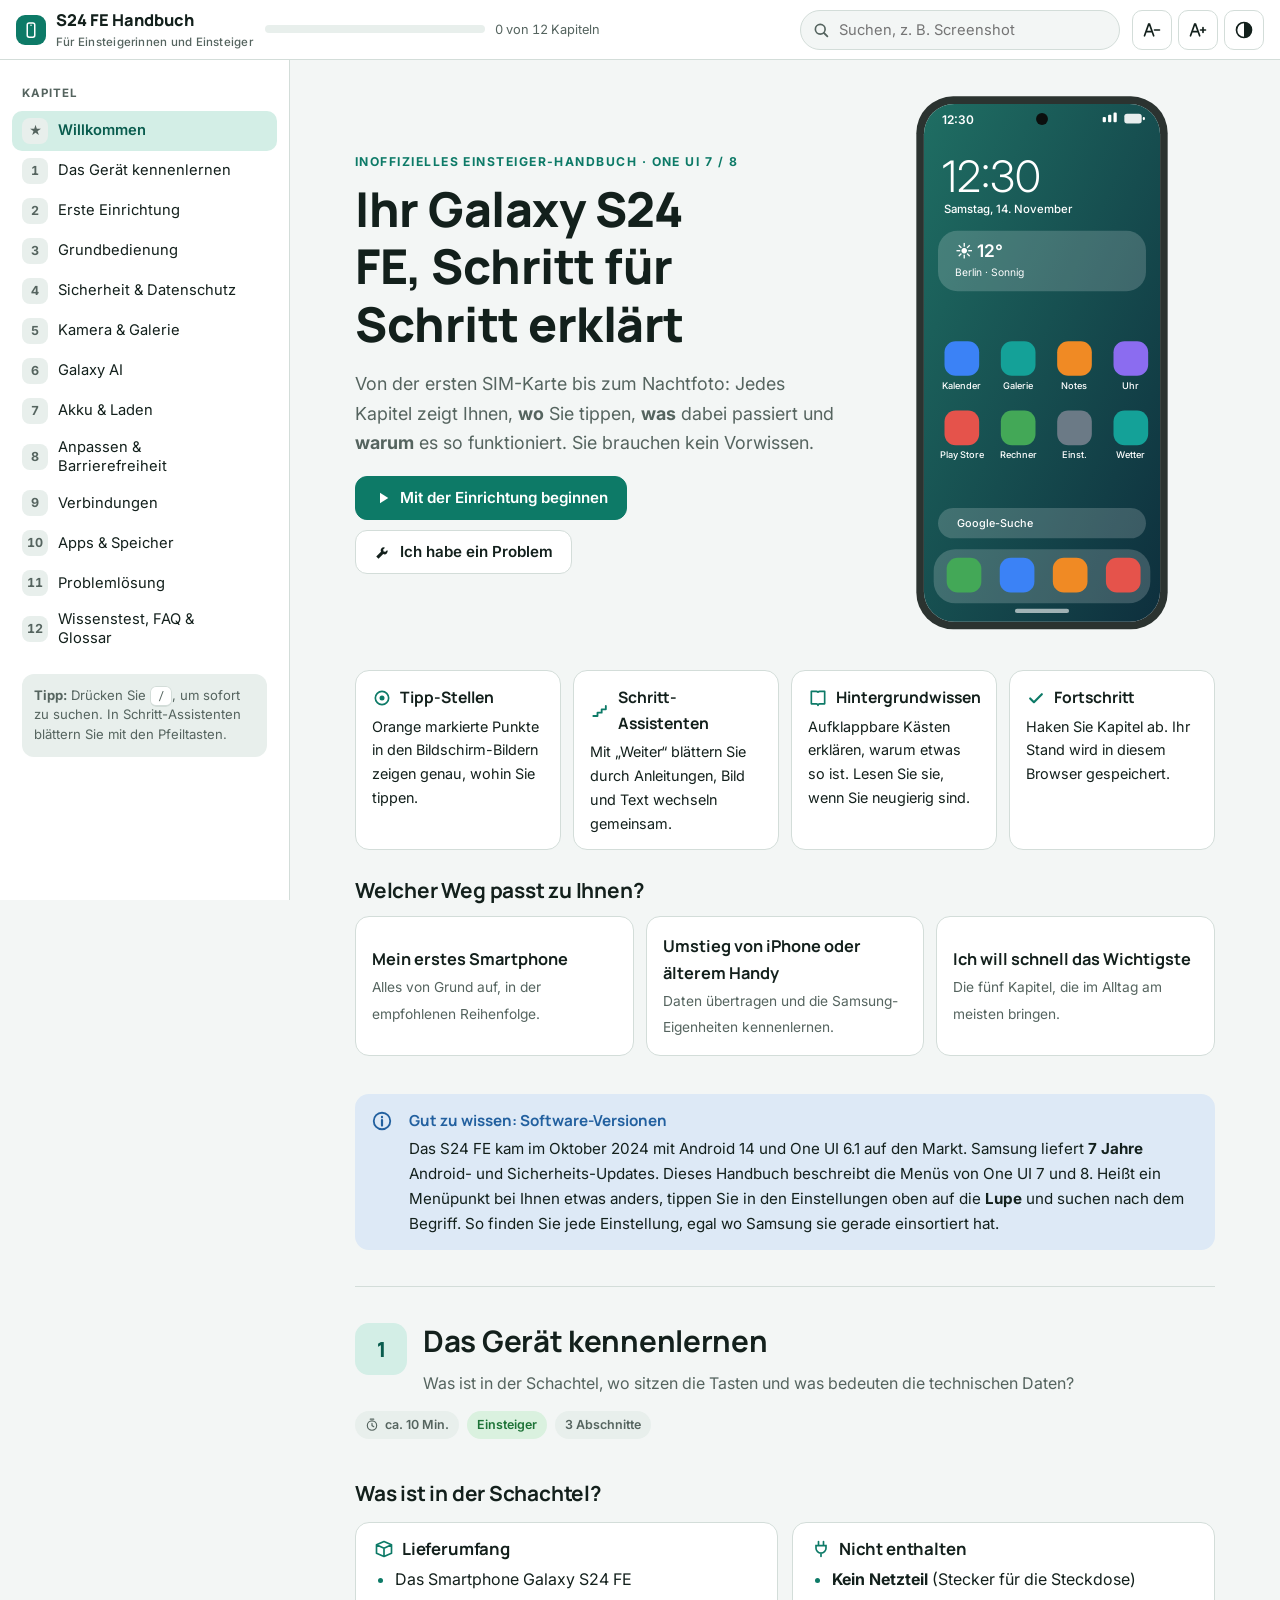
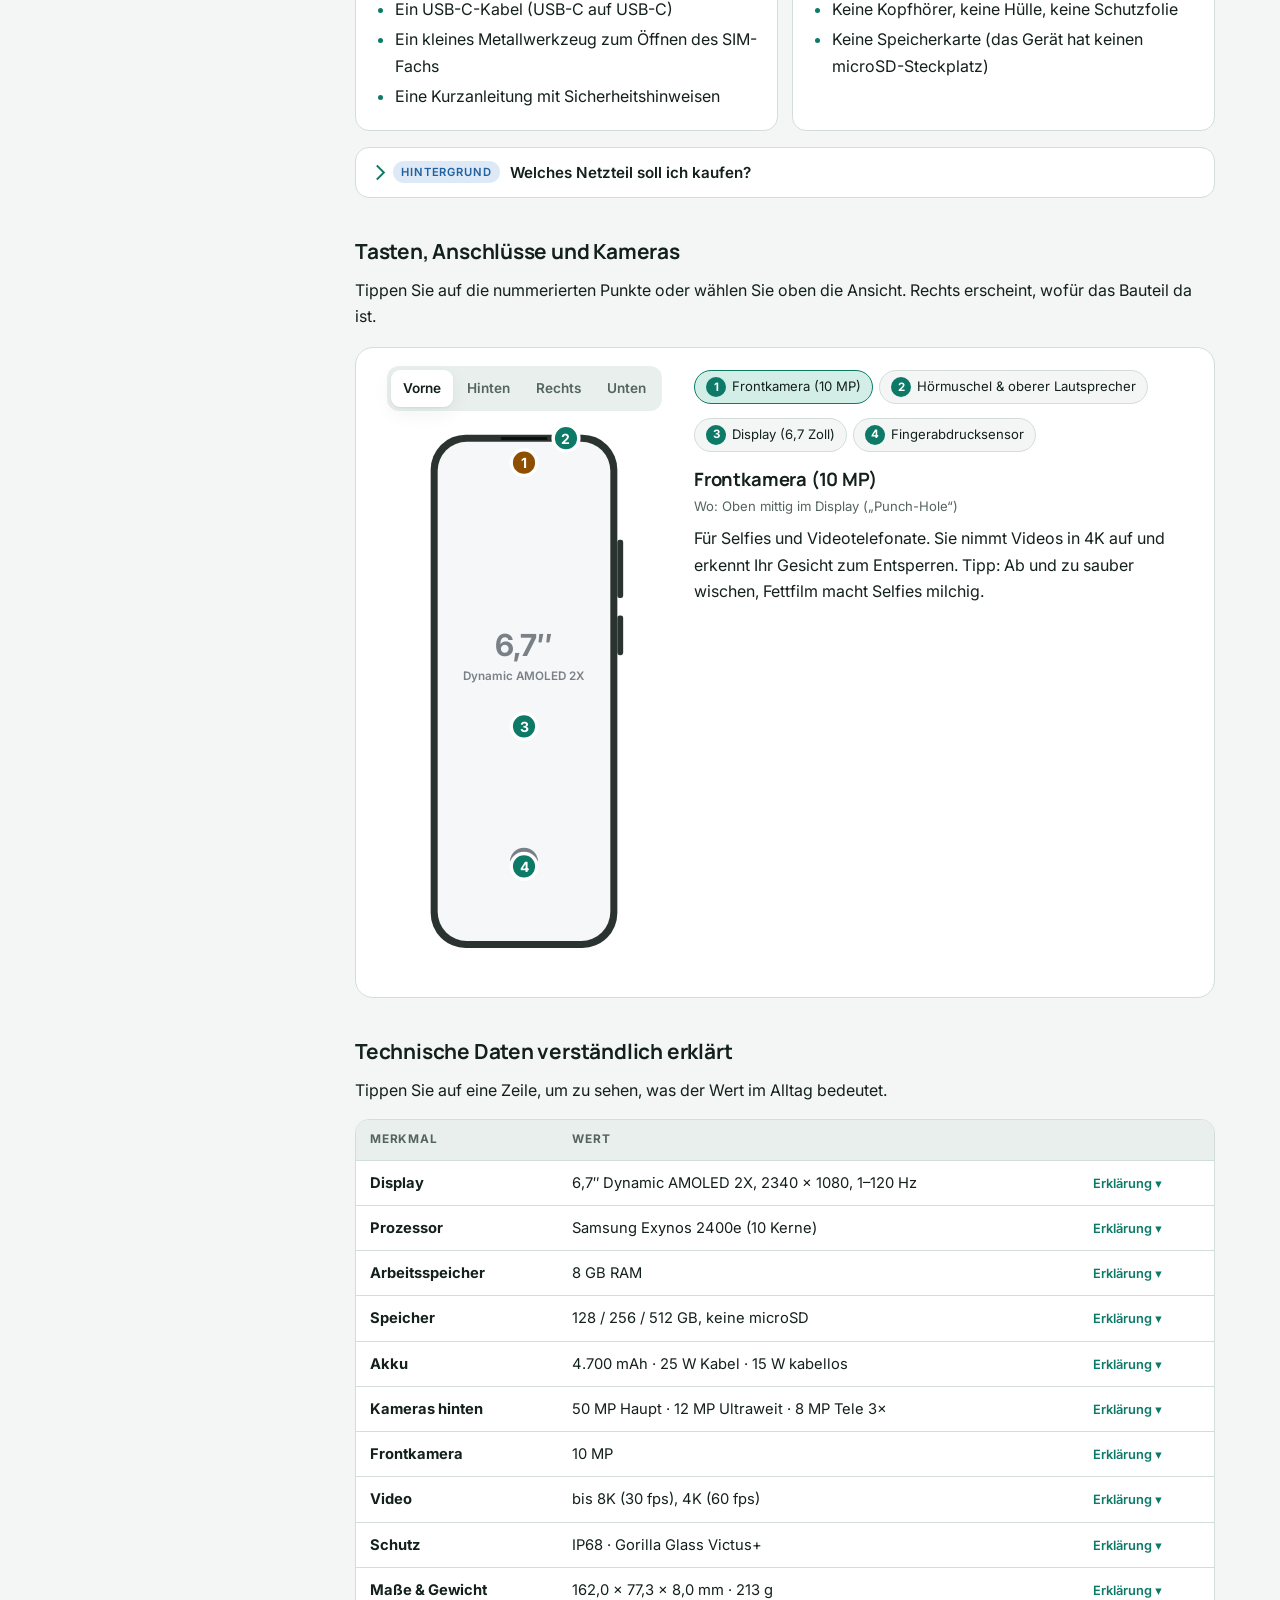
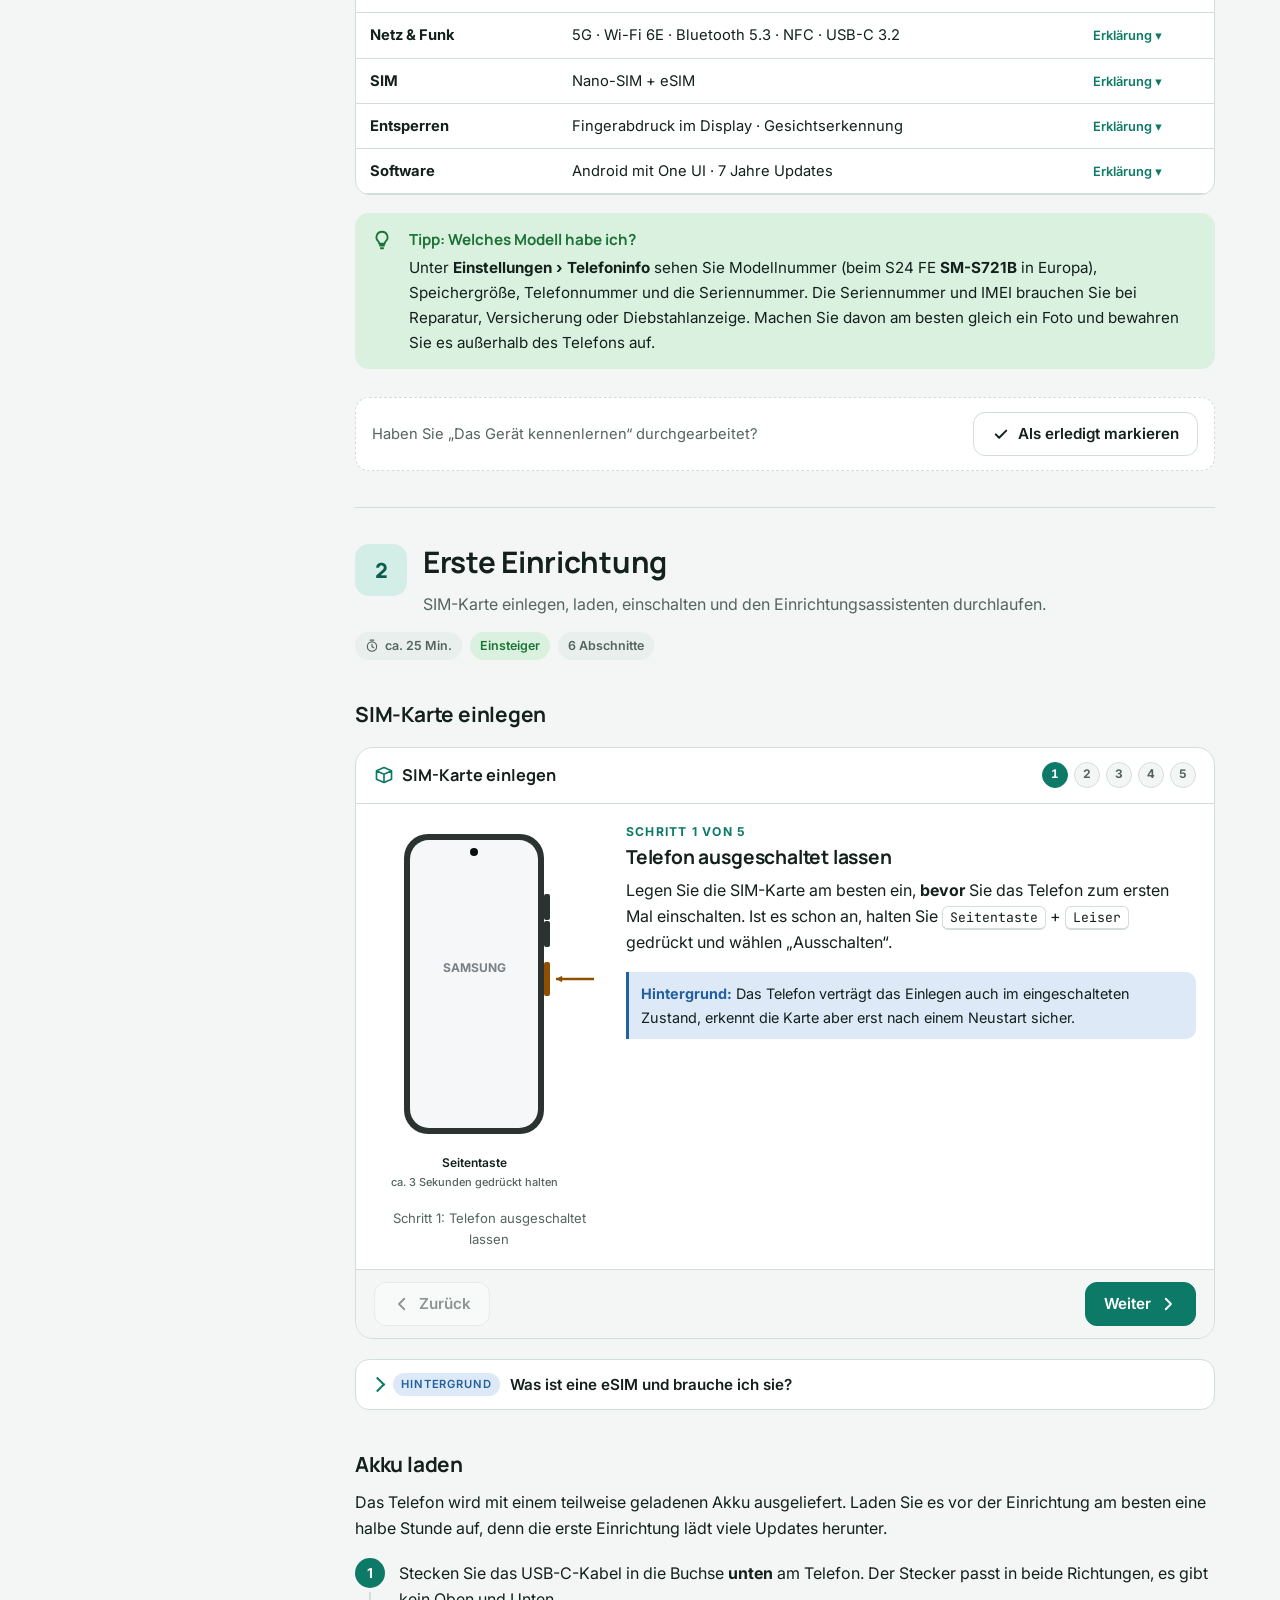
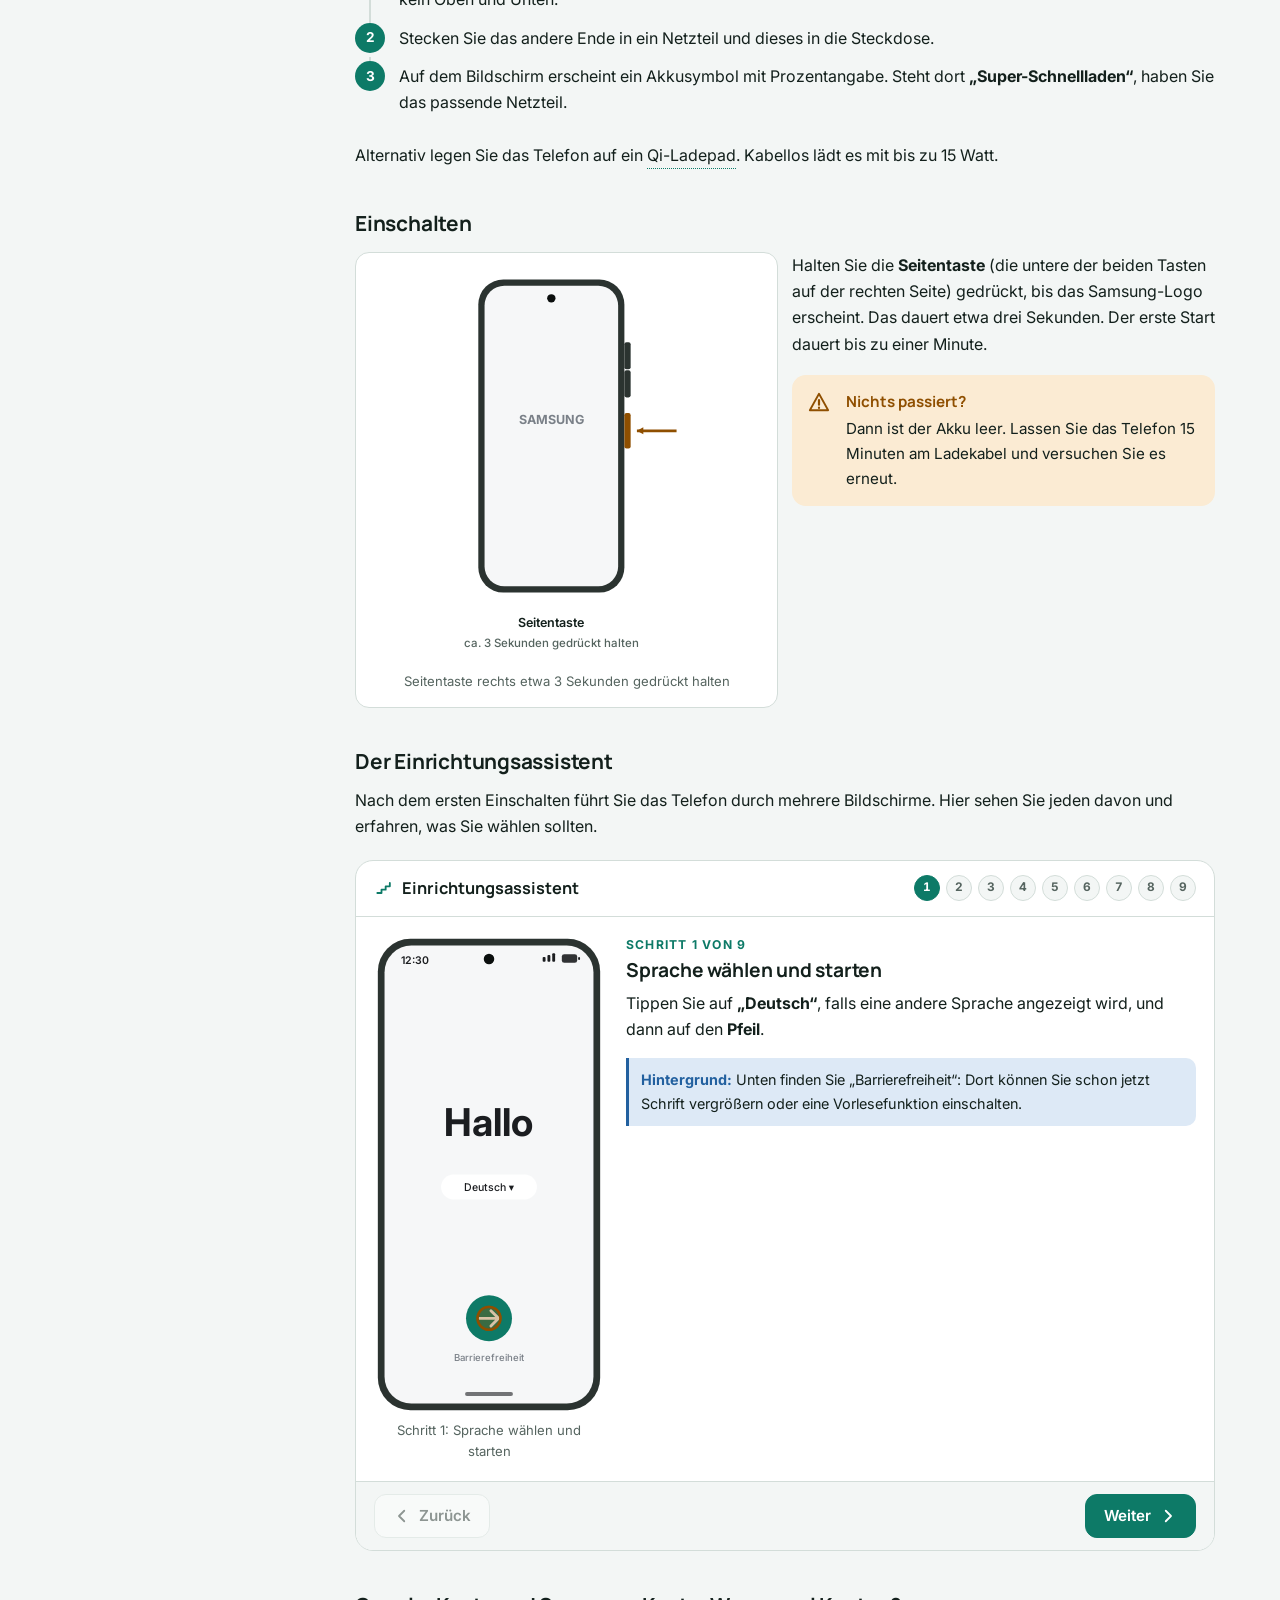
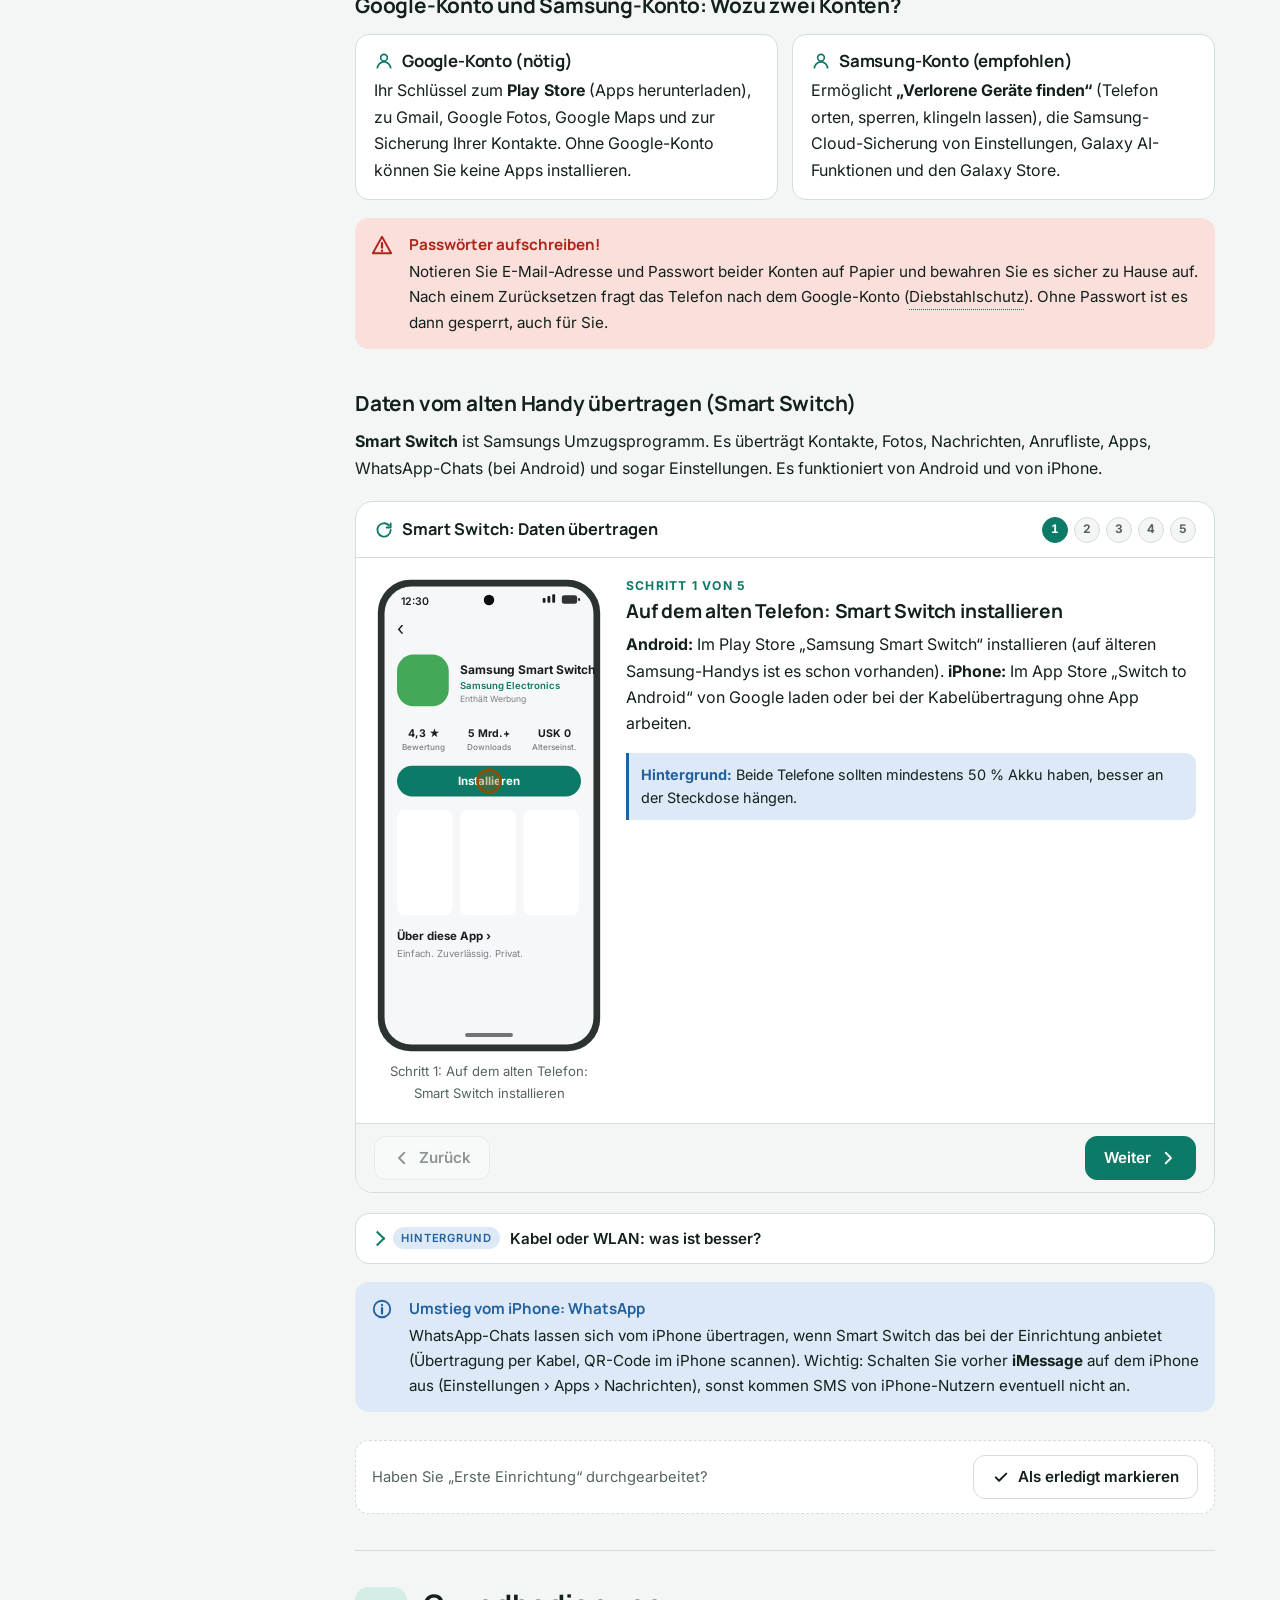
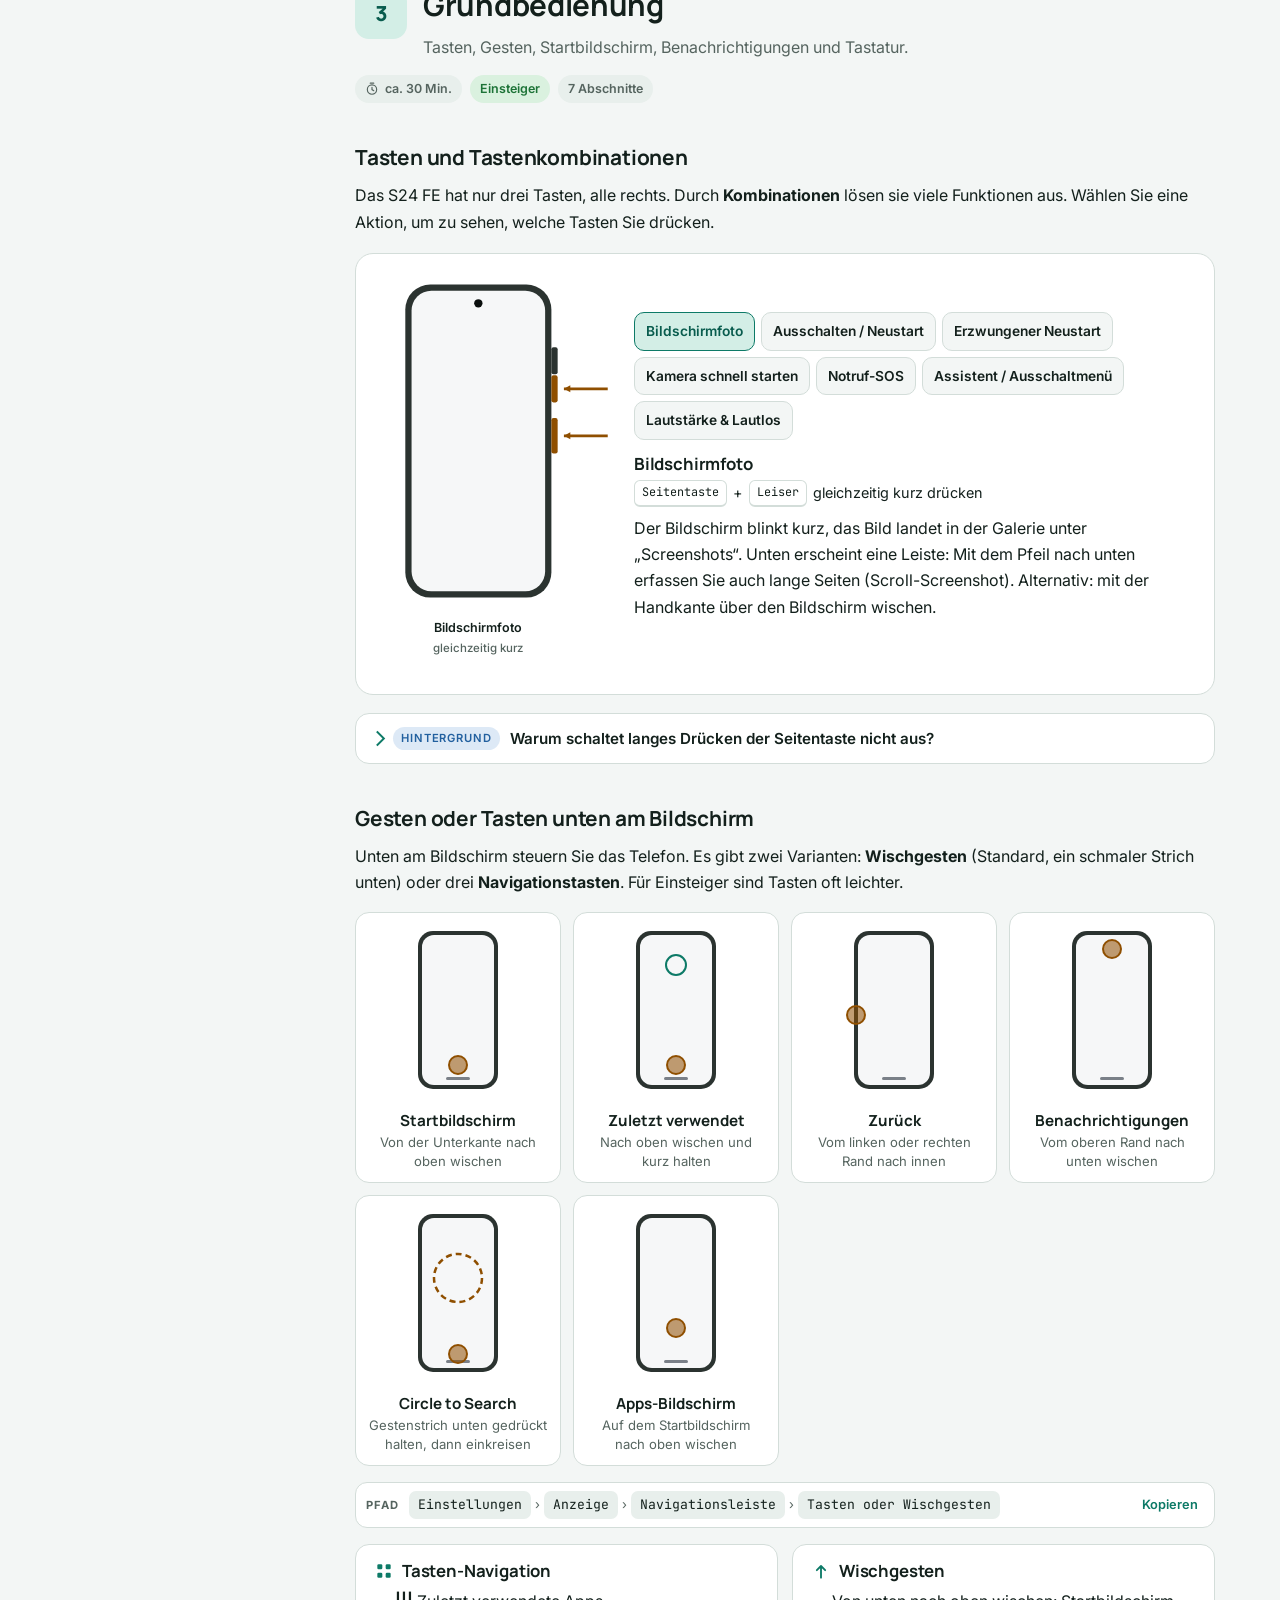
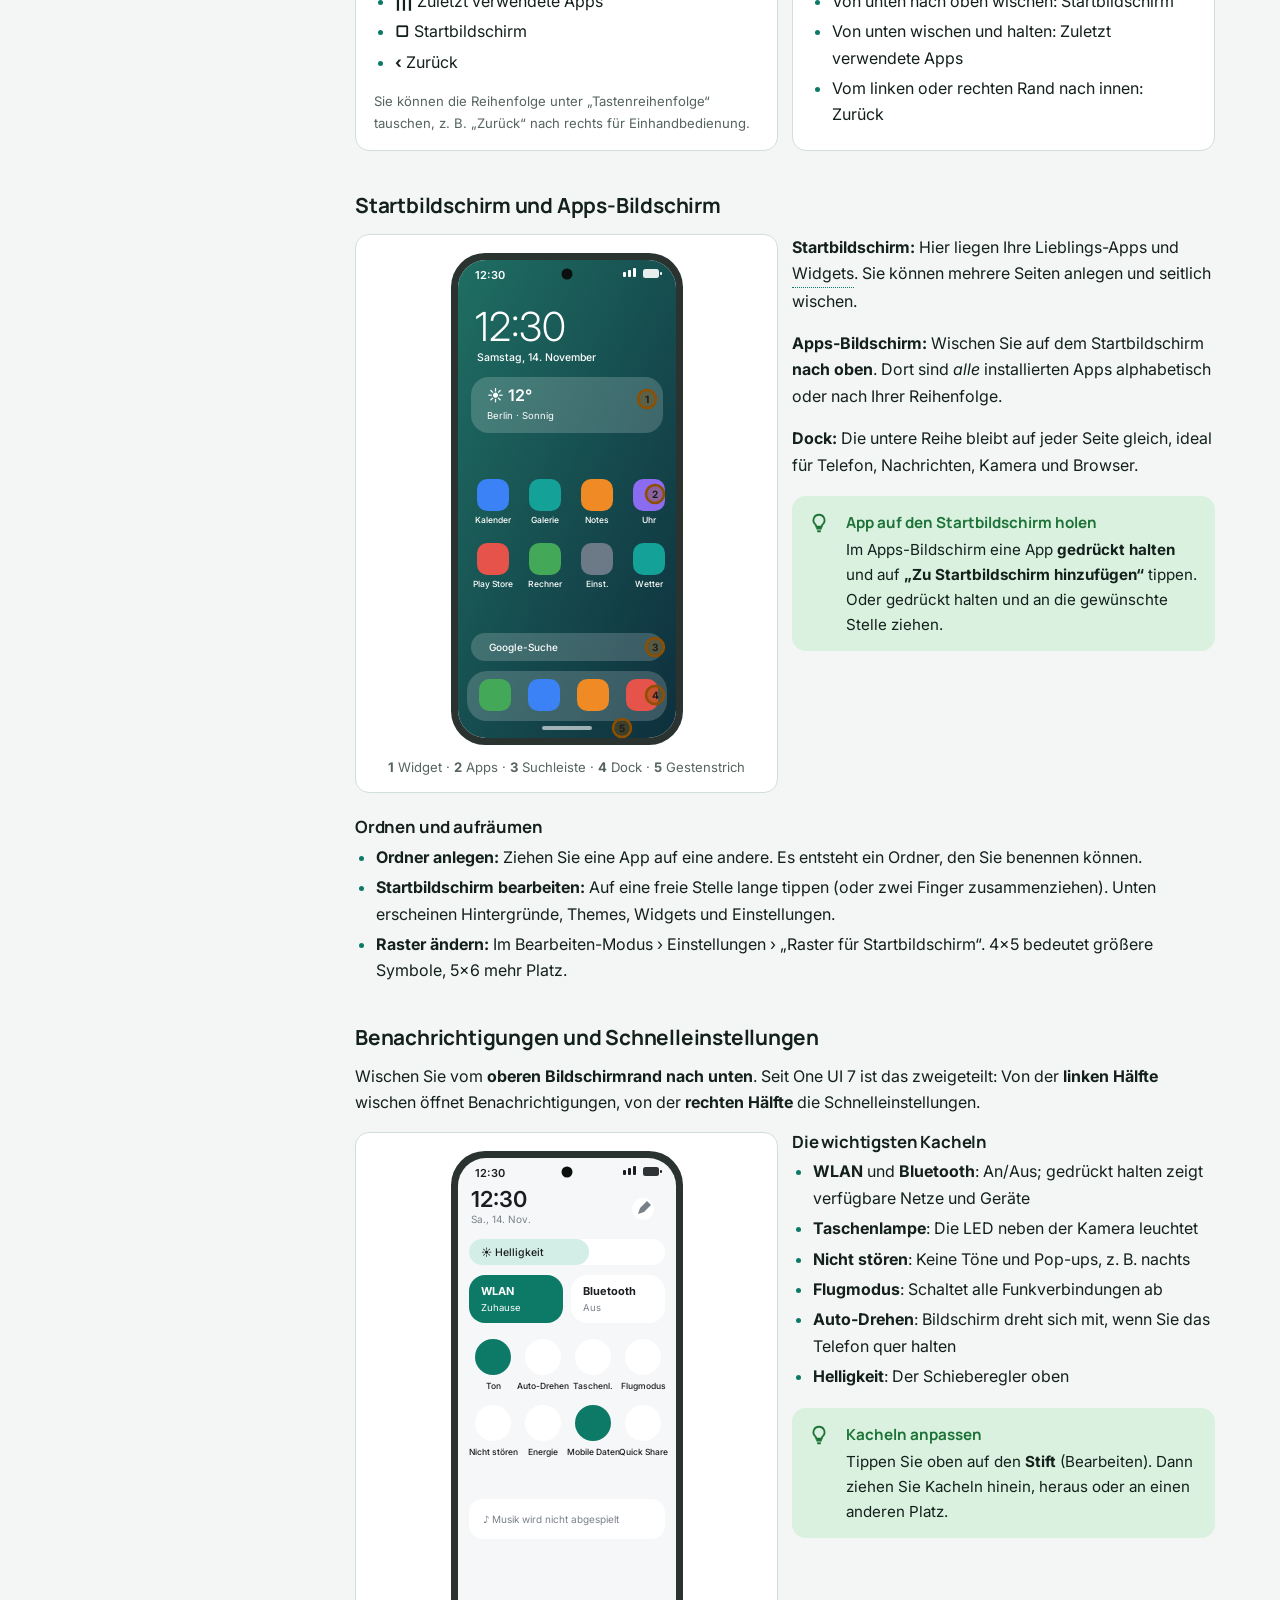
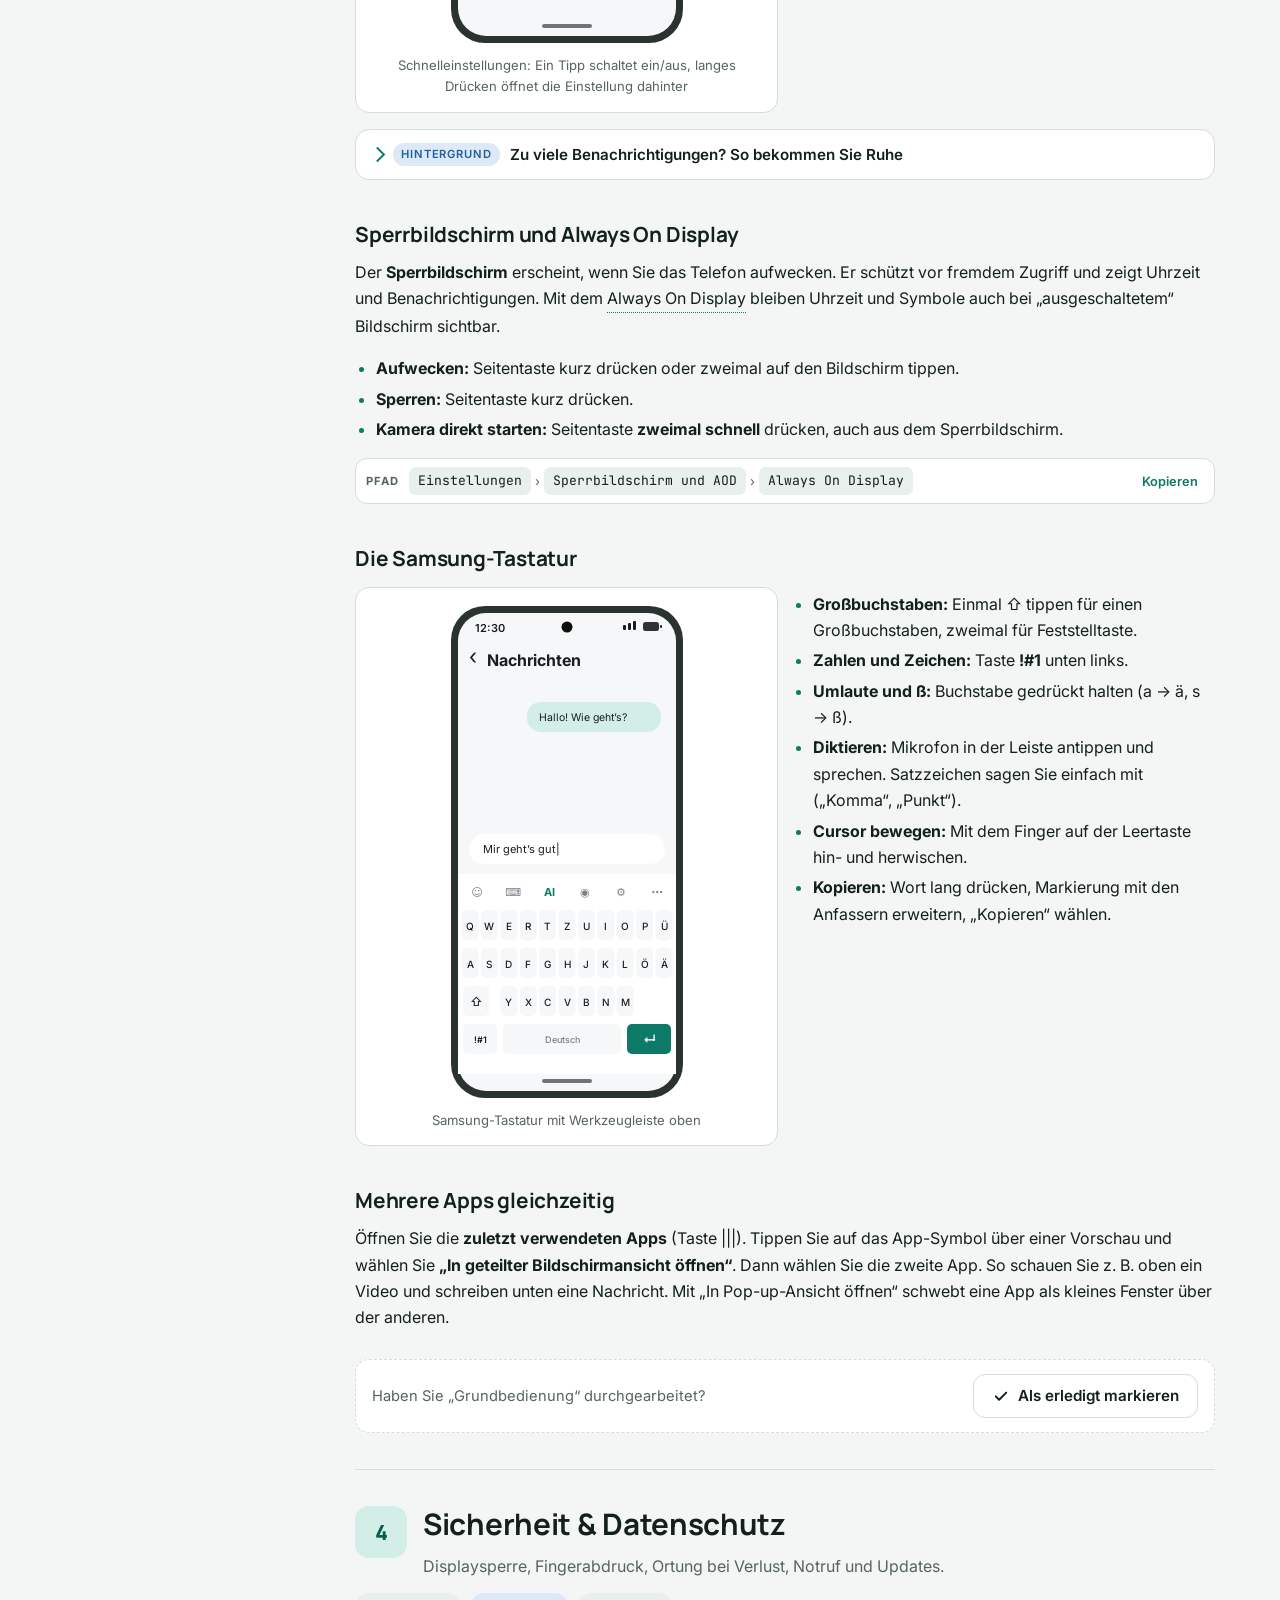
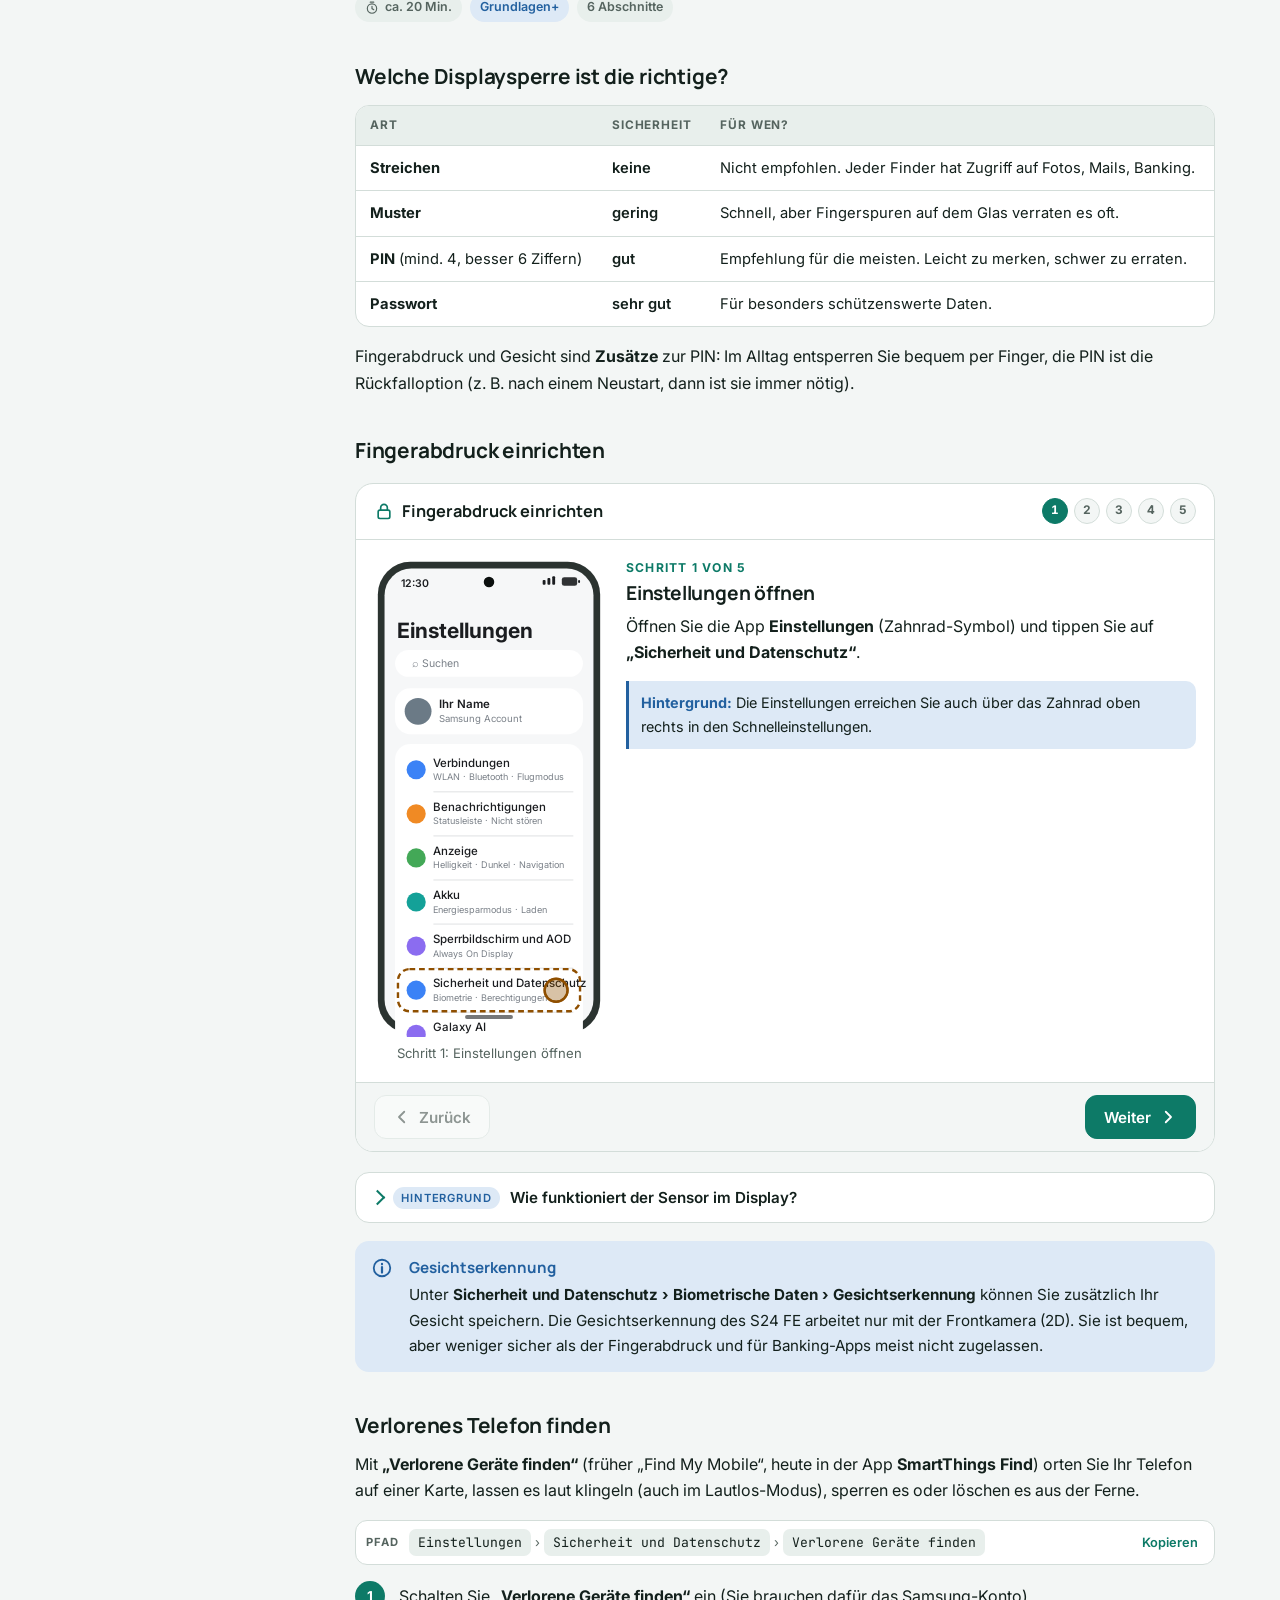
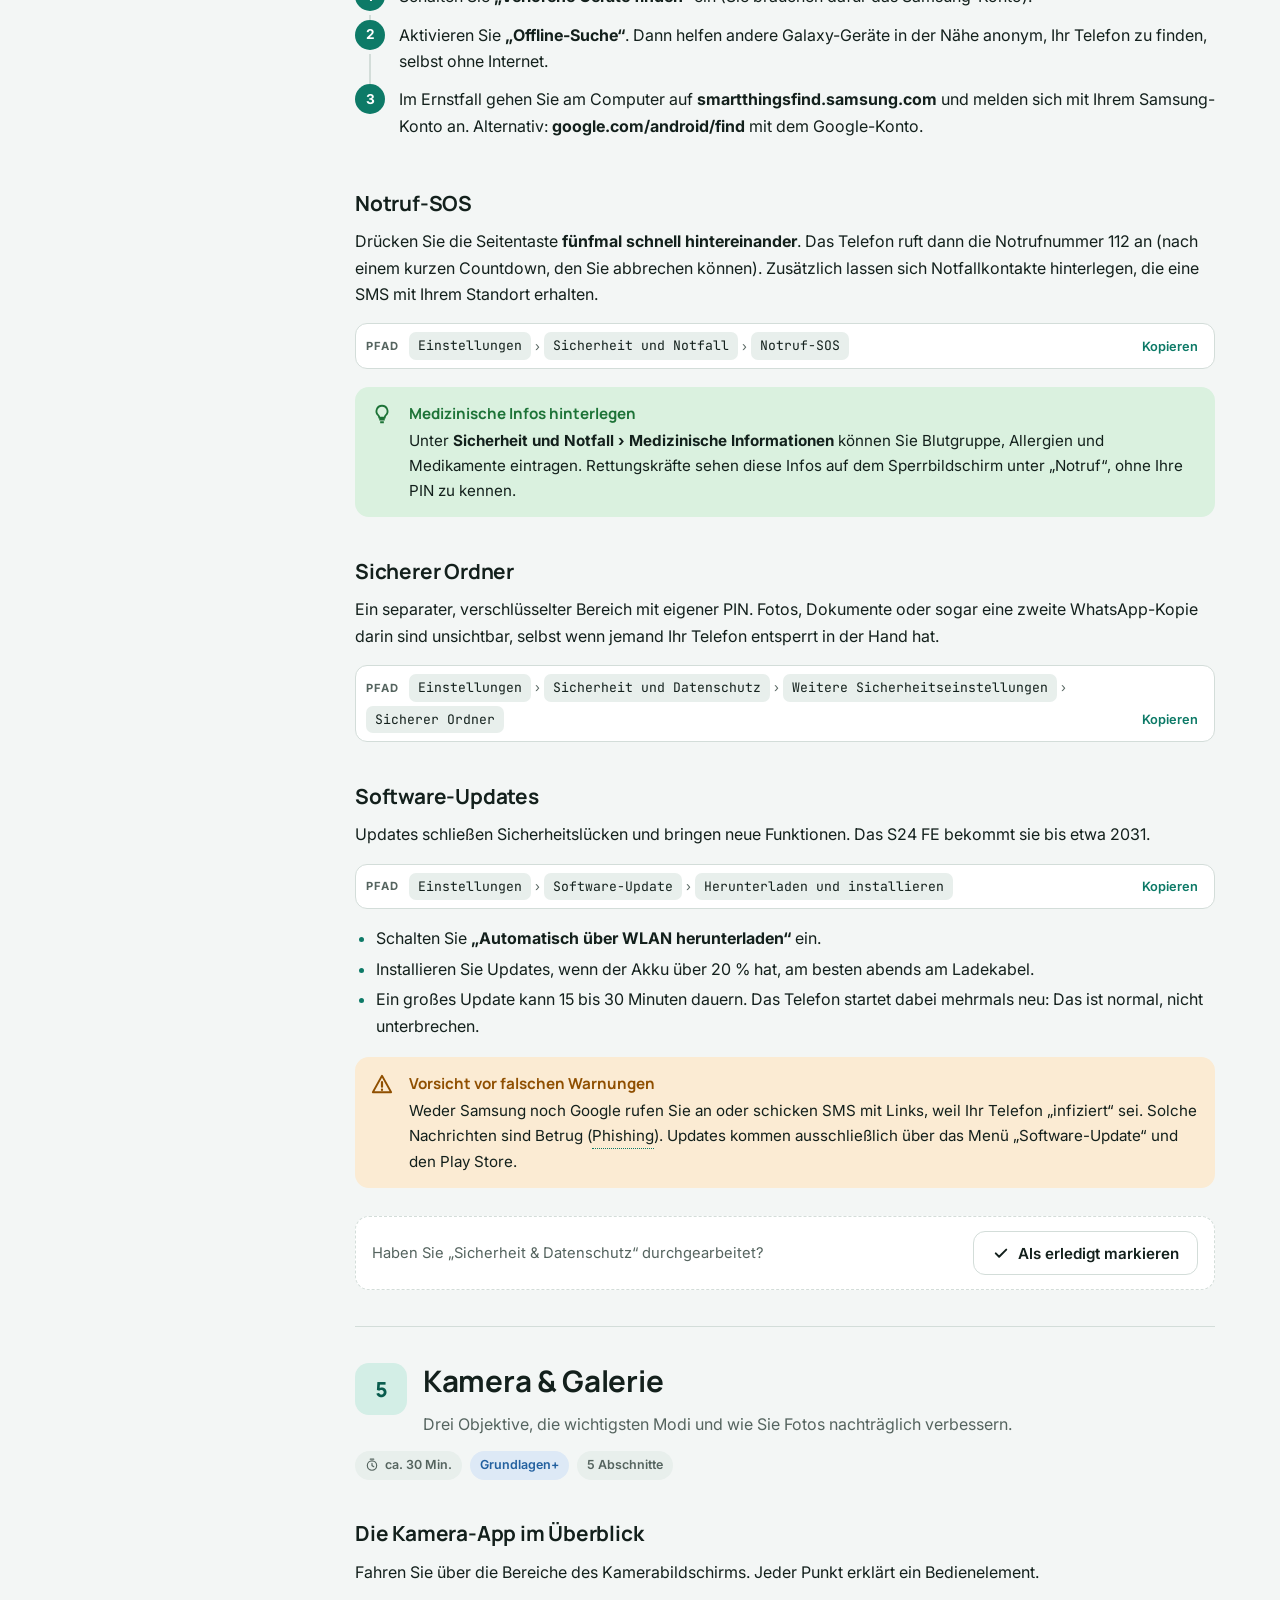
<file: index.html>
<!doctype html>
<html lang="de">
<head>
<meta charset="utf-8">
<meta name="viewport" content="width=device-width, initial-scale=1, viewport-fit=cover">
<title>Galaxy S24 FE Handbuch</title>
<meta name="claude:viewport-fit-sides" content="cover">
<meta name="description" content="Interaktives Einsteiger-Handbuch für das Samsung Galaxy S24 FE">
<link rel="preconnect" href="https://fonts.googleapis.com">
<link rel="preconnect" href="https://fonts.gstatic.com" crossorigin>
<link rel="stylesheet" href="https://fonts.googleapis.com/css2?family=Inter:wght@400;500;600;700&family=JetBrains+Mono:wght@500&family=Manrope:wght@600;700;800&display=swap">
<style>
/* Layout: sticky top bar + chapter sidebar (drawer on phones) + reading column with illustrated, interactive blocks. */
:root {
  --bg: #f3f6f5;
  --surface: #ffffff;
  --surface-2: #e8efec;
  --fg: #13201c;
  --muted: #55645f;
  --line: #d3ddd9;
  --accent: #0d7a67;
  --accent-strong: #095c4e;
  --accent-soft: #d3eee6;
  --accent-fg: #ffffff;
  --info: #22609f;
  --info-soft: #dde9f6;
  --warn: #8f4f00;
  --warn-soft: #fbebd3;
  --danger: #ad2418;
  --danger-soft: #fadfdb;
  --good: #1d7337;
  --good-soft: #daf1df;
  --scr-bg: #f6f7f8;
  --scr-card: #ffffff;
  --scr-text: #1b1d20;
  --scr-muted: #7a8088;
  --frame: #2b3330;
  --shadow: 0 1px 2px rgba(19, 32, 28, .06), 0 6px 20px rgba(19, 32, 28, .06);
  --font-display: "Manrope", "Segoe UI", system-ui, sans-serif;
  --font-body: "Inter", "Segoe UI", system-ui, -apple-system, sans-serif;
  --font-mono: "JetBrains Mono", ui-monospace, "Cascadia Mono", Consolas, monospace;
  --fs: 16px;
  --radius: 14px;
  --header-h: 60px;
}
@media (prefers-color-scheme: dark) {
  :root:not([data-theme="light"]) {
    --bg: #0d1412; --surface: #141e1b; --surface-2: #1b2824; --fg: #e4ece9; --muted: #98a9a3; --line: #283733;
    --accent: #4ccfb2; --accent-strong: #7fe0ca; --accent-soft: #12382f; --accent-fg: #04201a;
    --info: #8ab7ec; --info-soft: #162a40; --warn: #f0b35a; --warn-soft: #362812; --danger: #f08b80; --danger-soft: #3b1713;
    --good: #72d492; --good-soft: #143322;
    --scr-bg: #0b0c0e; --scr-card: #1d1f23; --scr-text: #eef0f2; --scr-muted: #8d939b; --frame: #48524e;
    --shadow: 0 1px 2px rgba(0,0,0,.4), 0 6px 20px rgba(0,0,0,.25);
    color-scheme: dark;
  }
}
:root[data-theme="dark"] {
  --bg: #0d1412; --surface: #141e1b; --surface-2: #1b2824; --fg: #e4ece9; --muted: #98a9a3; --line: #283733;
  --accent: #4ccfb2; --accent-strong: #7fe0ca; --accent-soft: #12382f; --accent-fg: #04201a;
  --info: #8ab7ec; --info-soft: #162a40; --warn: #f0b35a; --warn-soft: #362812; --danger: #f08b80; --danger-soft: #3b1713;
  --good: #72d492; --good-soft: #143322;
  --scr-bg: #0b0c0e; --scr-card: #1d1f23; --scr-text: #eef0f2; --scr-muted: #8d939b; --frame: #48524e;
  --shadow: 0 1px 2px rgba(0,0,0,.4), 0 6px 20px rgba(0,0,0,.25);
  color-scheme: dark;
}

* { box-sizing: border-box; }
html { scroll-behavior: smooth; scroll-padding-top: calc(var(--header-h) + 16px + env(safe-area-inset-top, 0px)); }
@media (prefers-reduced-motion: reduce) { html { scroll-behavior: auto; } *, *::before, *::after { animation: none !important; transition: none !important; } }
body {
  margin: 0; background: var(--bg); color: var(--fg);
  font-family: var(--font-body); font-size: var(--fs); line-height: 1.65;
  -webkit-font-smoothing: antialiased;
}
body::before { content: ""; position: fixed; inset: 0 0 auto; height: env(safe-area-inset-top, 0px); z-index: 60; background: var(--surface); }
a { color: var(--accent); text-underline-offset: 3px; }
a:hover { color: var(--accent-strong); }
:focus-visible { outline: 3px solid var(--accent); outline-offset: 2px; border-radius: 6px; }
h1, h2, h3, h4 { font-family: var(--font-display); line-height: 1.2; text-wrap: balance; letter-spacing: -.01em; }
h2 { font-size: 1.85em; margin: 0 0 .4em; }
h3 { font-size: 1.3em; margin: 2em 0 .6em; }
h4 { font-size: 1.05em; margin: 1.4em 0 .4em; }
p { margin: 0 0 1em; }
ul, ol { padding-left: 1.3em; margin: 0 0 1em; }
li { margin: .25em 0; }
li::marker { color: var(--accent); font-weight: 700; }
button { font: inherit; color: inherit; }
.visually-hidden { position: absolute !important; width: 1px; height: 1px; overflow: hidden; clip: rect(0 0 0 0); white-space: nowrap; }

/* ---------- Top bar ---------- */
.topbar {
  position: sticky; top: env(safe-area-inset-top, 0px); z-index: 50;
  height: var(--header-h); background: var(--surface); border-bottom: 1px solid var(--line);
  display: flex; align-items: center; gap: 12px;
  padding-left: max(16px, env(safe-area-inset-left, 0px)); padding-right: max(16px, env(safe-area-inset-right, 0px));
}
.brand { display: flex; align-items: center; gap: 10px; font-family: var(--font-display); font-weight: 800; font-size: 1.02rem; white-space: nowrap; text-decoration: none; color: var(--fg); }
.brand-mark { width: 30px; height: 30px; border-radius: 9px; background: var(--accent); display: grid; place-items: center; color: var(--accent-fg); flex: none; }
.brand small { display: block; font-weight: 500; font-size: .72rem; color: var(--muted); letter-spacing: .02em; font-family: var(--font-body); }
.progress-wrap { flex: 1; display: flex; align-items: center; gap: 10px; min-width: 0; }
.progress-bar { flex: 1; max-width: 220px; height: 8px; border-radius: 99px; background: var(--surface-2); overflow: hidden; }
.progress-bar span { display: block; height: 100%; width: 0; background: var(--accent); border-radius: 99px; transition: width .4s ease; }
.progress-label { font-size: .8rem; color: var(--muted); white-space: nowrap; font-variant-numeric: tabular-nums; }
.search { position: relative; flex: 0 1 320px; min-width: 0; }
.search input {
  width: 100%; height: 40px; border-radius: 99px; border: 1px solid var(--line); background: var(--bg);
  padding: 0 14px 0 38px; font: inherit; font-size: .92rem; color: var(--fg);
}
.search svg { position: absolute; left: 12px; top: 11px; width: 18px; height: 18px; color: var(--muted); }
.search-results {
  position: absolute; top: 46px; right: 0; width: min(420px, calc(100vw - 32px)); max-height: 60vh; overflow: auto;
  background: var(--surface); border: 1px solid var(--line); border-radius: 12px; box-shadow: var(--shadow); padding: 6px;
}
.search-results a { display: block; padding: 9px 12px; border-radius: 8px; text-decoration: none; color: var(--fg); }
.search-results a:hover, .search-results a.active { background: var(--accent-soft); }
.search-results a b { display: block; font-size: .92rem; }
.search-results a span { display: block; font-size: .8rem; color: var(--muted); }
.search-results .empty { padding: 12px; color: var(--muted); font-size: .9rem; }
.iconbtn {
  flex: none; width: 40px; height: 40px; border-radius: 10px; border: 1px solid var(--line); background: var(--surface);
  display: grid; place-items: center; cursor: pointer; color: var(--fg);
}
.iconbtn:hover { background: var(--surface-2); }
.iconbtn svg { width: 20px; height: 20px; }
.menu-btn { display: none; }
.tools { display: flex; gap: 6px; }

/* ---------- Shell ---------- */
.shell { display: grid; grid-template-columns: 290px minmax(0, 1fr); align-items: start; }
.sidebar {
  position: sticky; top: calc(var(--header-h) + env(safe-area-inset-top, 0px)); height: calc(100vh - var(--header-h) - env(safe-area-inset-top, 0px));
  overflow-y: auto; border-right: 1px solid var(--line); background: var(--surface);
  padding: 18px 12px 40px max(12px, env(safe-area-inset-left, 0px));
}
.sidebar .label { font-size: .72rem; text-transform: uppercase; letter-spacing: .09em; color: var(--muted); font-weight: 700; padding: 0 10px; margin: 6px 0 8px; }
.toc { list-style: none; padding: 0; margin: 0; }
.toc li { margin: 0; }
.toc a {
  display: grid; grid-template-columns: 28px 1fr auto; align-items: center; gap: 8px;
  padding: 7px 10px; border-radius: 10px; text-decoration: none; color: var(--fg); font-size: .92rem; line-height: 1.3;
}
.toc a:hover { background: var(--surface-2); }
.toc a.current { background: var(--accent-soft); color: var(--accent-strong); font-weight: 600; }
.toc .num { width: 26px; height: 26px; border-radius: 8px; display: grid; place-items: center; font-size: .78rem; font-weight: 700; background: var(--surface-2); color: var(--muted); font-variant-numeric: tabular-nums; }
.toc a.done .num { background: var(--accent); color: var(--accent-fg); }
.toc .tick { width: 16px; height: 16px; color: var(--accent); opacity: 0; }
.toc a.done .tick { opacity: 1; }
.side-note { margin: 18px 10px 0; padding: 12px; border-radius: 12px; background: var(--surface-2); font-size: .82rem; color: var(--muted); line-height: 1.5; }
.scrim { display: none; }

main { min-width: 0; padding-block: 32px 80px; padding-left: max(16px, env(safe-area-inset-left, 0px)); padding-right: max(16px, env(safe-area-inset-right, 0px)); }
.content { max-width: 860px; margin: 0 auto; }

@media (max-width: 980px) {
  .menu-btn { display: grid; }
  .shell { grid-template-columns: minmax(0, 1fr); }
  .sidebar {
    position: fixed; z-index: 70; left: 0; top: 0; bottom: 0; height: auto; width: min(320px, 86vw);
    padding-top: calc(18px + env(safe-area-inset-top, 0px));
    transform: translateX(-102%); transition: transform .25s ease; box-shadow: var(--shadow);
  }
  body.nav-open .sidebar { transform: none; }
  body.nav-open .scrim { display: block; position: fixed; inset: 0; z-index: 65; background: rgba(0,0,0,.4); }
  .progress-bar { display: none; }
}
@media (max-width: 640px) {
  .brand small, .brand .brand-text { display: none; }
  .progress-wrap { display: none; }
  .search { flex: 1; }
  .tools .opt { display: none; }
  h2 { font-size: 1.55em; }
}

/* ---------- Hero ---------- */
.hero { display: grid; grid-template-columns: minmax(0, 1.4fr) minmax(0, 1fr); gap: 28px; align-items: center; margin-bottom: 36px; }
.eyebrow { font-size: .76rem; text-transform: uppercase; letter-spacing: .12em; color: var(--accent); font-weight: 700; margin-bottom: 8px; }
.hero h1 { font-size: clamp(2rem, 4.5vw, 3rem); margin: 0 0 .35em; font-weight: 800; }
.hero p.lead { font-size: 1.12em; color: var(--muted); max-width: 52ch; }
.hero-art { display: flex; justify-content: center; }
.hero-art svg { width: 100%; max-width: 260px; height: auto; }
.cta-row { display: flex; flex-wrap: wrap; gap: 10px; margin-top: 18px; }
.btn {
  display: inline-flex; align-items: center; gap: 8px; height: 44px; padding: 0 18px; border-radius: 12px;
  border: 1px solid var(--line); background: var(--surface); color: var(--fg); font-weight: 600; cursor: pointer; text-decoration: none; font-size: .95rem;
}
.btn:hover { background: var(--surface-2); color: var(--fg); }
.btn.primary { background: var(--accent); border-color: var(--accent); color: var(--accent-fg); }
.btn.primary:hover { background: var(--accent-strong); border-color: var(--accent-strong); color: var(--accent-fg); }
.btn svg { width: 18px; height: 18px; }
.btn:disabled { opacity: .45; cursor: not-allowed; }
@media (max-width: 760px) { .hero { grid-template-columns: 1fr; } .hero-art { order: -1; } .hero-art svg { max-width: 180px; } }

.howto { display: grid; grid-template-columns: repeat(auto-fit, minmax(190px, 1fr)); gap: 12px; margin: 0 0 28px; }
.howto div { background: var(--surface); border: 1px solid var(--line); border-radius: var(--radius); padding: 14px 16px; font-size: .9rem; }
.howto b { display: flex; align-items: center; gap: 8px; font-family: var(--font-display); margin-bottom: 4px; font-size: .98rem; }
.howto svg { width: 20px; height: 20px; color: var(--accent); flex: none; }

.paths { display: grid; grid-template-columns: repeat(auto-fit, minmax(230px, 1fr)); gap: 12px; margin-bottom: 20px; }
.path-card { border: 1px solid var(--line); border-radius: var(--radius); padding: 16px; background: var(--surface); cursor: pointer; text-align: left; }
.path-card:hover { border-color: var(--accent); }
.path-card[aria-pressed="true"] { border-color: var(--accent); background: var(--accent-soft); }
.path-card b { font-family: var(--font-display); display: block; font-size: 1.02rem; }
.path-card span { color: var(--muted); font-size: .86rem; }
.path-list { display: flex; flex-wrap: wrap; gap: 8px; margin: 0 0 8px; padding: 0; list-style: none; }
.path-list a { display: inline-flex; padding: 6px 12px; border-radius: 99px; background: var(--surface); border: 1px solid var(--line); text-decoration: none; font-size: .88rem; color: var(--fg); }
.path-list a:hover { border-color: var(--accent); }

/* ---------- Chapters ---------- */
.chapter { padding-top: 36px; margin-top: 36px; border-top: 1px solid var(--line); }
.chapter-head { display: flex; gap: 16px; align-items: flex-start; margin-bottom: 14px; }
.chapter-num { flex: none; width: 52px; height: 52px; border-radius: 14px; background: var(--accent-soft); color: var(--accent-strong); display: grid; place-items: center; font-family: var(--font-display); font-weight: 800; font-size: 1.3rem; font-variant-numeric: tabular-nums; }
.chapter-head p { color: var(--muted); margin: 0; }
.meta-row { display: flex; flex-wrap: wrap; gap: 8px; margin: 10px 0 20px; }
.chip { display: inline-flex; align-items: center; gap: 6px; font-size: .78rem; padding: 4px 10px; border-radius: 99px; background: var(--surface-2); color: var(--muted); font-weight: 600; }
.chip svg { width: 14px; height: 14px; }
.chip.lvl-1 { background: var(--good-soft); color: var(--good); }
.chip.lvl-2 { background: var(--info-soft); color: var(--info); }
.chip.lvl-3 { background: var(--warn-soft); color: var(--warn); }

.done-box { margin-top: 28px; display: flex; align-items: center; justify-content: space-between; gap: 12px; flex-wrap: wrap; padding: 14px 16px; border-radius: var(--radius); background: var(--surface); border: 1px dashed var(--line); }
.done-box p { margin: 0; font-size: .92rem; color: var(--muted); }
.done-btn[aria-pressed="true"] { background: var(--accent); color: var(--accent-fg); border-color: var(--accent); }

/* ---------- Callouts ---------- */
.callout { display: grid; grid-template-columns: 26px minmax(0, 1fr); gap: 12px; padding: 14px 16px; border-radius: var(--radius); margin: 18px 0; font-size: .95em; }
.callout svg { width: 22px; height: 22px; margin-top: 2px; }
.callout b.t { display: block; font-family: var(--font-display); margin-bottom: 2px; }
.callout p:last-child, .callout ul:last-child { margin-bottom: 0; }
.callout.tip { background: var(--good-soft); } .callout.tip svg, .callout.tip b.t { color: var(--good); }
.callout.info { background: var(--info-soft); } .callout.info svg, .callout.info b.t { color: var(--info); }
.callout.warn { background: var(--warn-soft); } .callout.warn svg, .callout.warn b.t { color: var(--warn); }
.callout.danger { background: var(--danger-soft); } .callout.danger svg, .callout.danger b.t { color: var(--danger); }

details.bg { margin: 14px 0 18px; border: 1px solid var(--line); border-radius: var(--radius); background: var(--surface); }
details.bg summary { cursor: pointer; padding: 12px 16px; font-weight: 600; display: flex; align-items: center; gap: 10px; list-style: none; font-size: .95em; }
details.bg summary::-webkit-details-marker { display: none; }
details.bg summary::before { content: ""; width: 9px; height: 9px; border-right: 2px solid var(--accent); border-bottom: 2px solid var(--accent); transform: rotate(-45deg); transition: transform .2s; flex: none; }
details.bg[open] summary::before { transform: rotate(45deg); }
details.bg summary .tag { font-size: .7rem; text-transform: uppercase; letter-spacing: .08em; color: var(--info); background: var(--info-soft); padding: 2px 8px; border-radius: 99px; }
details.bg .inner { padding: 0 16px 14px 35px; color: var(--fg); font-size: .94em; }

/* Settings path */
.path {
  display: flex; flex-wrap: wrap; align-items: center; gap: 4px; margin: 10px 0 16px; padding: 8px 10px; border-radius: 12px;
  background: var(--surface); border: 1px solid var(--line); font-size: .86rem;
}
.path .crumb { font-family: var(--font-mono); font-size: .82rem; background: var(--surface-2); padding: 3px 9px; border-radius: 7px; }
.path .sep { color: var(--muted); font-size: .8rem; }
.path .lbl { font-size: .7rem; text-transform: uppercase; letter-spacing: .08em; color: var(--muted); font-weight: 700; margin-right: 6px; }
.path .copy { margin-left: auto; border: 0; background: none; color: var(--accent); cursor: pointer; font-size: .8rem; font-weight: 600; padding: 3px 6px; border-radius: 6px; }
.path .copy:hover { background: var(--accent-soft); }

kbd, .key { font-family: var(--font-mono); font-size: .82em; padding: 2px 7px; border-radius: 6px; border: 1px solid var(--line); border-bottom-width: 2px; background: var(--surface); white-space: nowrap; }

.term { border: 0; background: none; padding: 0; color: inherit; font: inherit; border-bottom: 1.5px dotted var(--accent); cursor: help; }
.term:hover { color: var(--accent-strong); }
.popover {
  position: absolute; z-index: 80; max-width: min(320px, calc(100vw - 32px)); background: var(--fg); color: var(--bg);
  padding: 12px 14px; border-radius: 12px; font-size: .86rem; line-height: 1.5; box-shadow: var(--shadow);
}
.popover b { display: block; margin-bottom: 2px; font-family: var(--font-display); }
.popover a { color: var(--bg); }

/* Steps list */
ol.steps { list-style: none; padding: 0; counter-reset: s; }
ol.steps > li { counter-increment: s; position: relative; padding: 2px 0 10px 44px; margin: 0; }
ol.steps > li::before { content: counter(s); position: absolute; left: 0; top: 0; width: 30px; height: 30px; border-radius: 50%; background: var(--accent); color: var(--accent-fg); display: grid; place-items: center; font-weight: 700; font-size: .85rem; }
ol.steps > li::after { content: ""; position: absolute; left: 14px; top: 34px; bottom: 0; width: 2px; background: var(--line); }
ol.steps > li:last-child::after { display: none; }

/* Grids & cards */
.grid-2 { display: grid; grid-template-columns: repeat(2, minmax(0, 1fr)); gap: 14px; margin: 16px 0; }
.grid-3 { display: grid; grid-template-columns: repeat(3, minmax(0, 1fr)); gap: 14px; margin: 16px 0; }
@media (max-width: 720px) { .grid-2, .grid-3 { grid-template-columns: minmax(0, 1fr); } }
.card { background: var(--surface); border: 1px solid var(--line); border-radius: var(--radius); padding: 16px 18px; min-width: 0; }
.card h4 { margin-top: 0; display: flex; align-items: center; gap: 8px; }
.card h4 svg { width: 20px; height: 20px; color: var(--accent); flex: none; }
.card p:last-child, .card ul:last-child { margin-bottom: 0; }
.card.fig { padding: 14px; display: flex; flex-direction: column; align-items: center; gap: 8px; }
.card.fig svg { width: 100%; height: auto; max-width: 240px; }
figcaption, .caption { font-size: .82rem; color: var(--muted); text-align: center; }

/* Tables */
.table-wrap { overflow-x: auto; border: 1px solid var(--line); border-radius: var(--radius); background: var(--surface); margin: 16px 0; }
table { width: 100%; border-collapse: collapse; font-size: .92rem; }
th, td { padding: 10px 14px; text-align: left; border-bottom: 1px solid var(--line); vertical-align: top; }
th { font-size: .74rem; text-transform: uppercase; letter-spacing: .07em; color: var(--muted); background: var(--surface-2); }
tr:last-child td { border-bottom: 0; }
td.n { font-variant-numeric: tabular-nums; white-space: nowrap; font-weight: 600; }
.spec-row { cursor: pointer; }
.spec-row:hover td { background: var(--surface-2); }
.spec-row .more { color: var(--accent); font-size: .8rem; font-weight: 600; white-space: nowrap; }
.spec-detail td { background: var(--accent-soft); font-size: .9rem; }

/* ---------- Phone explorer ---------- */
.explorer { display: grid; grid-template-columns: minmax(0, 300px) minmax(0, 1fr); gap: 20px; background: var(--surface); border: 1px solid var(--line); border-radius: 18px; padding: 18px; margin: 18px 0; }
@media (max-width: 720px) { .explorer { grid-template-columns: minmax(0, 1fr); } }
.explorer .stage { display: flex; flex-direction: column; align-items: center; gap: 12px; }
.explorer .stage svg { width: 100%; max-width: 280px; height: auto; }
.seg { display: inline-flex; background: var(--surface-2); border-radius: 12px; padding: 4px; gap: 2px; flex-wrap: wrap; }
.seg button { border: 0; background: none; padding: 7px 12px; border-radius: 9px; cursor: pointer; font-size: .85rem; font-weight: 600; color: var(--muted); }
.seg button[aria-pressed="true"] { background: var(--surface); color: var(--fg); box-shadow: var(--shadow); }
.hs { cursor: pointer; }
.hs circle.dot { fill: var(--accent); stroke: var(--surface); stroke-width: 3; }
.hs text { fill: var(--accent-fg); font: 700 12px var(--font-body); text-anchor: middle; dominant-baseline: central; pointer-events: none; }
.hs.active circle.dot { fill: var(--warn); }
.hs circle.pulse { fill: none; stroke: var(--accent); stroke-width: 2; transform-box: fill-box; transform-origin: center; animation: pulse 2s ease-out infinite; }
@keyframes pulse { from { transform: scale(1); opacity: .8; } to { transform: scale(2.2); opacity: 0; } }
.hs-list { list-style: none; padding: 0; margin: 0 0 12px; display: flex; flex-wrap: wrap; gap: 6px; }
.hs-list button { border: 1px solid var(--line); background: var(--bg); border-radius: 99px; padding: 5px 11px; font-size: .82rem; cursor: pointer; display: inline-flex; gap: 6px; align-items: center; }
.hs-list button .n { width: 20px; height: 20px; border-radius: 50%; background: var(--accent); color: var(--accent-fg); display: grid; place-items: center; font-size: .72rem; font-weight: 700; }
.hs-list button[aria-pressed="true"] { border-color: var(--accent); background: var(--accent-soft); }
.hs-info h4 { margin: 0 0 6px; font-size: 1.15em; }
.hs-info .where { font-size: .82rem; color: var(--muted); margin-bottom: 8px; }

/* ---------- Mock phone screens (SVG) ---------- */
.m-frame { fill: var(--frame); }
.m-screen { fill: var(--scr-bg); }
.m-card { fill: var(--scr-card); }
.m-text { fill: var(--scr-text); font-family: var(--font-body); }
.m-muted { fill: var(--scr-muted); font-family: var(--font-body); }
.m-accent { fill: var(--accent); }
.m-accent-soft { fill: var(--accent-soft); }
.m-accent-stroke { stroke: var(--accent); fill: none; }
.m-line { stroke: var(--scr-muted); stroke-opacity: .25; }
.m-toggle-off { fill: var(--scr-muted); fill-opacity: .45; }
.m-knob { fill: #ffffff; }
.m-sb { fill: var(--scr-text); font: 600 11px var(--font-body); }
.m-white { fill: #ffffff; font-family: var(--font-body); }
.m-dark { fill: #0b0f0e; }
.m-wall-a { stop-color: #1f6e63; } .m-wall-b { stop-color: #0e2f3d; }
.m-tap { fill: var(--warn); fill-opacity: .35; stroke: var(--warn); stroke-width: 2.5; }
.m-tap-ring { fill: none; stroke: var(--warn); stroke-width: 2; transform-box: fill-box; transform-origin: center; animation: pulse 1.6s ease-out infinite; }
.m-hl { fill: none; stroke: var(--warn); stroke-width: 2.5; stroke-dasharray: 6 4; }
.m-body { fill: var(--surface-2); stroke: var(--frame); stroke-width: 3; }
.m-key { fill: var(--frame); }
.m-key-hot { fill: var(--warn); }
.m-label { fill: var(--fg); font: 600 12px var(--font-body); }
.m-label-muted { fill: var(--muted); font: 500 11px var(--font-body); }
.m-arrow { stroke: var(--warn); stroke-width: 2.5; fill: none; }
.m-arrow-head { fill: var(--warn); }
.m-lens { fill: #121614; stroke: var(--frame); stroke-width: 3; }
.m-lens-glass { fill: #24302d; }

/* ---------- Stepper ---------- */
.stepper { background: var(--surface); border: 1px solid var(--line); border-radius: 18px; margin: 20px 0; overflow: hidden; }
.stepper-head { display: flex; align-items: center; justify-content: space-between; gap: 10px; padding: 14px 18px; border-bottom: 1px solid var(--line); flex-wrap: wrap; }
.stepper-head b { font-family: var(--font-display); font-size: 1.02rem; display: flex; align-items: center; gap: 8px; }
.stepper-head b svg { width: 20px; height: 20px; color: var(--accent); }
.dots { display: flex; gap: 6px; flex-wrap: wrap; }
.dots button { width: 26px; height: 26px; border-radius: 50%; border: 1px solid var(--line); background: var(--bg); font-size: .74rem; font-weight: 700; cursor: pointer; color: var(--muted); font-variant-numeric: tabular-nums; }
.dots button.seen { background: var(--accent-soft); color: var(--accent-strong); border-color: transparent; }
.dots button[aria-current="step"] { background: var(--accent); color: var(--accent-fg); border-color: var(--accent); }
.stepper-body { display: grid; grid-template-columns: 230px minmax(0, 1fr); gap: 22px; padding: 18px; align-items: start; }
@media (max-width: 640px) { .stepper-body { grid-template-columns: minmax(0, 1fr); } .stepper-body .shot { max-width: 210px; margin: 0 auto; } }
.stepper-body .shot svg { width: 100%; height: auto; display: block; }
.stepper-body .shot figcaption { margin-top: 6px; }
.step-count { font-size: .76rem; text-transform: uppercase; letter-spacing: .1em; color: var(--accent); font-weight: 700; }
.step-text h4 { margin: 4px 0 8px; font-size: 1.2em; }
.step-text .why { margin-top: 12px; padding: 10px 12px; border-left: 3px solid var(--info); background: var(--info-soft); border-radius: 0 10px 10px 0; font-size: .9em; }
.step-text .why b { color: var(--info); }
.stepper-foot { display: flex; justify-content: space-between; gap: 10px; padding: 12px 18px; border-top: 1px solid var(--line); background: var(--bg); }

/* ---------- Combos ---------- */
.combo { display: grid; grid-template-columns: minmax(0, 240px) minmax(0, 1fr); gap: 20px; background: var(--surface); border: 1px solid var(--line); border-radius: 18px; padding: 18px; margin: 18px 0; align-items: center; }
@media (max-width: 640px) { .combo { grid-template-columns: minmax(0, 1fr); } .combo .side { max-width: 200px; margin: 0 auto; } }
.combo .side svg { width: 100%; height: auto; }
.combo-picks { display: flex; flex-wrap: wrap; gap: 6px; margin-bottom: 14px; }
.combo-picks button { border: 1px solid var(--line); background: var(--bg); border-radius: 10px; padding: 7px 11px; cursor: pointer; font-size: .86rem; font-weight: 600; }
.combo-picks button[aria-pressed="true"] { border-color: var(--accent); background: var(--accent-soft); color: var(--accent-strong); }
.combo-out h4 { margin: 0 0 6px; }
.combo-out .how { display: flex; flex-wrap: wrap; gap: 6px; align-items: center; margin-bottom: 8px; font-size: .9rem; }

/* ---------- Gestures ---------- */
.gestures { display: grid; grid-template-columns: repeat(auto-fit, minmax(170px, 1fr)); gap: 12px; margin: 16px 0; }
.gesture { background: var(--surface); border: 1px solid var(--line); border-radius: var(--radius); padding: 12px; text-align: center; }
.gesture svg { width: 100%; max-width: 120px; height: auto; }
.gesture b { display: block; font-family: var(--font-display); margin-top: 6px; font-size: .95rem; }
.gesture span { font-size: .82rem; color: var(--muted); display: block; line-height: 1.4; }
.finger { fill: var(--warn); fill-opacity: .55; stroke: var(--warn); stroke-width: 2; }
.g-up { animation: gUp 2.2s ease-in-out infinite; }
.g-down { animation: gDown 2.2s ease-in-out infinite; }
.g-side { animation: gSide 2.2s ease-in-out infinite; }
.g-hold { animation: gHold 2.2s ease-in-out infinite; transform-box: fill-box; transform-origin: center; }
.g-circle { animation: gCircle 2.6s linear infinite; }
@keyframes gUp { 0%,15% { transform: translateY(0); opacity: 0; } 25% { opacity: 1; } 75% { transform: translateY(-110px); opacity: 1; } 100% { transform: translateY(-110px); opacity: 0; } }
@keyframes gDown { 0%,15% { transform: translateY(0); opacity: 0; } 25% { opacity: 1; } 75% { transform: translateY(110px); opacity: 1; } 100% { transform: translateY(110px); opacity: 0; } }
@keyframes gSide { 0%,15% { transform: translateX(0); opacity: 0; } 25% { opacity: 1; } 75% { transform: translateX(46px); opacity: 1; } 100% { transform: translateX(46px); opacity: 0; } }
@keyframes gHold { 0%,100% { transform: scale(1); } 40%,70% { transform: scale(1.35); } }
@keyframes gCircle { from { transform: rotate(0deg) translateX(26px) rotate(0deg); } to { transform: rotate(360deg) translateX(26px) rotate(-360deg); } }

/* ---------- Quiz ---------- */
.quiz { background: var(--surface); border: 1px solid var(--line); border-radius: 18px; padding: 18px; margin: 18px 0; }
.quiz-top { display: flex; justify-content: space-between; align-items: center; gap: 10px; margin-bottom: 10px; flex-wrap: wrap; }
.quiz-top b { font-family: var(--font-display); }
.quiz-q { font-weight: 600; font-size: 1.05em; margin-bottom: 12px; }
.quiz-opts { display: grid; gap: 8px; }
.quiz-opts button { text-align: left; padding: 11px 14px; border-radius: 12px; border: 1px solid var(--line); background: var(--bg); cursor: pointer; font-size: .95rem; }
.quiz-opts button:hover:not(:disabled) { border-color: var(--accent); }
.quiz-opts button.right { background: var(--good-soft); border-color: var(--good); }
.quiz-opts button.wrong { background: var(--danger-soft); border-color: var(--danger); }
.quiz-opts button:disabled { cursor: default; }
.quiz-fb { margin-top: 12px; font-size: .92rem; padding: 10px 12px; border-radius: 10px; background: var(--surface-2); }
.quiz-nav { display: flex; justify-content: flex-end; margin-top: 12px; gap: 8px; }
.score { text-align: center; padding: 10px; }
.score .big { font-family: var(--font-display); font-size: 3rem; font-weight: 800; color: var(--accent); font-variant-numeric: tabular-nums; }

/* ---------- Troubleshooter ---------- */
.ts { background: var(--surface); border: 1px solid var(--line); border-radius: 18px; padding: 18px; margin: 18px 0; }
.ts-crumbs { font-size: .8rem; color: var(--muted); margin-bottom: 8px; }
.ts-q { font-family: var(--font-display); font-size: 1.15em; font-weight: 700; margin-bottom: 12px; }
.ts-opts { display: grid; grid-template-columns: repeat(auto-fit, minmax(210px, 1fr)); gap: 8px; }
.ts-opts button { text-align: left; padding: 12px 14px; border-radius: 12px; border: 1px solid var(--line); background: var(--bg); cursor: pointer; display: flex; gap: 10px; align-items: center; font-size: .93rem; }
.ts-opts button:hover { border-color: var(--accent); background: var(--accent-soft); }
.ts-opts button svg { width: 20px; height: 20px; color: var(--accent); flex: none; }
.ts-sol { border-left: 4px solid var(--accent); padding: 4px 0 4px 16px; margin-bottom: 14px; }
.ts-sol h4 { margin: 0 0 6px; }
.ts-actions { display: flex; gap: 8px; flex-wrap: wrap; }

/* ---------- FAQ & Glossary ---------- */
.faq details { border: 1px solid var(--line); border-radius: 12px; background: var(--surface); margin: 8px 0; }
.faq summary { cursor: pointer; padding: 13px 16px; font-weight: 600; list-style: none; display: flex; justify-content: space-between; gap: 12px; }
.faq summary::-webkit-details-marker { display: none; }
.faq summary::after { content: "+"; color: var(--accent); font-size: 1.3em; line-height: 1; }
.faq details[open] summary::after { content: "–"; }
.faq .a { padding: 0 16px 14px; font-size: .95em; }
.gloss-filter { display: flex; gap: 10px; margin: 10px 0 14px; flex-wrap: wrap; }
.gloss-filter input { flex: 1; min-width: 0; height: 42px; border: 1px solid var(--line); border-radius: 12px; padding: 0 14px; font: inherit; background: var(--surface); color: var(--fg); }
.gloss { display: grid; grid-template-columns: repeat(auto-fill, minmax(250px, 1fr)); gap: 10px; }
.gloss div { background: var(--surface); border: 1px solid var(--line); border-radius: 12px; padding: 12px 14px; font-size: .9rem; }
.gloss b { font-family: var(--font-display); display: block; font-size: 1rem; margin-bottom: 2px; color: var(--accent-strong); }

.toast { position: fixed; left: 50%; bottom: calc(24px + env(safe-area-inset-bottom, 0px)); transform: translateX(-50%); background: var(--fg); color: var(--bg); padding: 10px 18px; border-radius: 99px; font-size: .9rem; z-index: 90; box-shadow: var(--shadow); }
.to-top { position: fixed; right: calc(18px + env(safe-area-inset-right, 0px)); bottom: calc(18px + env(safe-area-inset-bottom, 0px)); z-index: 40; border-radius: 50%; width: 46px; height: 46px; background: var(--accent); color: var(--accent-fg); border: 0; box-shadow: var(--shadow); }
.to-top:hover { background: var(--accent-strong); }

footer.foot { margin-top: 60px; padding-top: 20px; border-top: 1px solid var(--line); font-size: .84rem; color: var(--muted); }
mark { background: var(--warn-soft); color: inherit; border-radius: 3px; padding: 0 2px; }

/* Mock colour swatches (mid-tones, legible on both screen themes) */
.m-onaccent { fill: var(--accent-fg); font-family: var(--font-body); }
.m-c1 { fill: #3b82f6; } .m-c2 { fill: #14a198; } .m-c3 { fill: #f08a24; } .m-c4 { fill: #8b6cf0; } .m-c5 { fill: #e5534b; } .m-c6 { fill: #43a857; } .m-c7 { fill: #6b7a86; }
.m-glass { fill: #ffffff; fill-opacity: .18; }
.m-scrim { fill: #000000; fill-opacity: .45; }
.m-sky-a { stop-color: #8cc8f0; } .m-sky-b { stop-color: #f7d9a8; }
.m-hill1 { fill: #4f8f5b; } .m-hill2 { fill: #2f6b43; } .m-sun { fill: #ffd36b; }
.m-person { fill: #384650; }
.m-white-fill { fill: #ffffff; }
.m-white-stroke { stroke: #ffffff; fill: none; }

</style>
</head>
<body>
<header class="topbar">
  <button class="iconbtn menu-btn" id="menu-btn" type="button" aria-label="Inhaltsverzeichnis öffnen"><svg viewBox="0 0 24 24" aria-hidden="true"><path d="M4 7h16M4 12h16M4 17h16" stroke="currentColor" stroke-width="2.2" stroke-linecap="round"/></svg></button>
  <a class="brand" href="#start"><span class="brand-mark"><svg viewBox="0 0 24 24" width="18" height="18" aria-hidden="true"><rect x="7" y="2.5" width="10" height="19" rx="2.5" fill="none" stroke="currentColor" stroke-width="2"/><circle cx="12" cy="5.5" r="1" fill="currentColor"/></svg></span><span class="brand-text">S24 FE Handbuch<small>Für Einsteigerinnen und Einsteiger</small></span></a>
  <div class="progress-wrap"><div class="progress-bar" aria-hidden="true"><span id="pbar"></span></div><span class="progress-label" id="plabel">0 von 12 Kapiteln</span></div>
  <div class="search">
    <svg viewBox="0 0 24 24" aria-hidden="true"><circle cx="11" cy="11" r="6.5" fill="none" stroke="currentColor" stroke-width="2.2"/><path d="M16 16l4.5 4.5" stroke="currentColor" stroke-width="2.4" stroke-linecap="round"/></svg>
    <input id="q" type="search" placeholder="Suchen, z. B. Screenshot" aria-label="Im Handbuch suchen" autocomplete="off">
    <div class="search-results" id="results" hidden></div>
  </div>
  <div class="tools">
    <button class="iconbtn opt" id="font-down" type="button" aria-label="Schrift verkleinern" title="Schrift verkleinern"><svg viewBox="0 0 24 24" aria-hidden="true"><path d="M3 19l5-14h1l5 14M5 14h7M15 12h6" fill="none" stroke="currentColor" stroke-width="2" stroke-linecap="round"/></svg></button>
    <button class="iconbtn opt" id="font-up" type="button" aria-label="Schrift vergrößern" title="Schrift vergrößern"><svg viewBox="0 0 24 24" aria-hidden="true"><path d="M3 19l5-14h1l5 14M5 14h7M18 9v6M15 12h6" fill="none" stroke="currentColor" stroke-width="2" stroke-linecap="round"/></svg></button>
    <button class="iconbtn" id="theme-btn" type="button" aria-label="Hell oder dunkel umschalten" title="Hell/Dunkel"><svg viewBox="0 0 24 24" aria-hidden="true"><circle cx="12" cy="12" r="9" fill="none" stroke="currentColor" stroke-width="2"/><path d="M12 3a9 9 0 0 1 0 18z" fill="currentColor"/></svg></button>
  </div>
</header>
<div class="shell">
  <nav class="sidebar" id="sidebar" aria-label="Kapitel">
    <div class="label">Kapitel</div>
    <ul class="toc" id="toc"></ul>
    <div class="side-note"><b>Tipp:</b> Drücken Sie <kbd>/</kbd>, um sofort zu suchen. In Schritt-Assistenten blättern Sie mit den Pfeiltasten.</div>
  </nav>
  <div class="scrim" id="scrim"></div>
  <main id="main"><div class="content">
<!-- ===================== START ===================== -->
<section id="start" class="intro" data-ch="0" data-title="Willkommen">
  <div class="hero">
    <div>
      <div class="eyebrow">Inoffizielles Einsteiger-Handbuch · One UI 7 / 8</div>
      <h1>Ihr Galaxy S24 FE, Schritt für Schritt erklärt</h1>
      <p class="lead">Von der ersten SIM-Karte bis zum Nachtfoto: Jedes Kapitel zeigt Ihnen, <b>wo</b> Sie tippen, <b>was</b> dabei passiert und <b>warum</b> es so funktioniert. Sie brauchen kein Vorwissen.</p>
      <div class="cta-row">
        <a class="btn primary" href="#einrichtung" data-icon="play">Mit der Einrichtung beginnen</a>
        <a class="btn" href="#hilfe" data-icon="wrench">Ich habe ein Problem</a>
      </div>
    </div>
    <div class="hero-art" data-mock="hero"></div>
  </div>

  <div class="howto">
    <div><b data-icon="tap">Tipp-Stellen</b>Orange markierte Punkte in den Bildschirm-Bildern zeigen genau, wohin Sie tippen.</div>
    <div><b data-icon="steps">Schritt-Assistenten</b>Mit „Weiter“ blättern Sie durch Anleitungen, Bild und Text wechseln gemeinsam.</div>
    <div><b data-icon="book">Hintergrundwissen</b>Aufklappbare Kästen erklären, warum etwas so ist. Lesen Sie sie, wenn Sie neugierig sind.</div>
    <div><b data-icon="check">Fortschritt</b>Haken Sie Kapitel ab. Ihr Stand wird in diesem Browser gespeichert.</div>
  </div>

  <h3 style="margin-top:0">Welcher Weg passt zu Ihnen?</h3>
  <div class="paths" id="paths">
    <button class="path-card" data-path="neu" aria-pressed="false"><b>Mein erstes Smartphone</b><span>Alles von Grund auf, in der empfohlenen Reihenfolge.</span></button>
    <button class="path-card" data-path="wechsel" aria-pressed="false"><b>Umstieg von iPhone oder älterem Handy</b><span>Daten übertragen und die Samsung-Eigenheiten kennenlernen.</span></button>
    <button class="path-card" data-path="schnell" aria-pressed="false"><b>Ich will schnell das Wichtigste</b><span>Die fünf Kapitel, die im Alltag am meisten bringen.</span></button>
  </div>
  <ul class="path-list" id="path-out" aria-live="polite"></ul>

  <div class="callout info" data-t="Gut zu wissen: Software-Versionen">
    <p>Das S24 FE kam im Oktober 2024 mit Android 14 und One UI 6.1 auf den Markt. Samsung liefert <b>7 Jahre</b> Android- und Sicherheits-Updates. Dieses Handbuch beschreibt die Menüs von One UI 7 und 8. Heißt ein Menüpunkt bei Ihnen etwas anders, tippen Sie in den Einstellungen oben auf die <b>Lupe</b> und suchen nach dem Begriff. So finden Sie jede Einstellung, egal wo Samsung sie gerade einsortiert hat.</p>
  </div>
</section>

<!-- ===================== 1 GERÄT ===================== -->
<section class="chapter" id="geraet" data-ch="1" data-title="Das Gerät kennenlernen" data-time="10" data-lvl="1">
  <div class="chapter-head"><div class="chapter-num">1</div><div><h2>Das Gerät kennenlernen</h2><p>Was ist in der Schachtel, wo sitzen die Tasten und was bedeuten die technischen Daten?</p></div></div>

  <h3 id="lieferumfang">Was ist in der Schachtel?</h3>
  <div class="grid-2">
    <div class="card">
      <h4 data-icon="box">Lieferumfang</h4>
      <ul>
        <li>Das Smartphone Galaxy S24 FE</li>
        <li>Ein USB-C-Kabel (USB-C auf USB-C)</li>
        <li>Ein kleines Metallwerkzeug zum Öffnen des SIM-Fachs</li>
        <li>Eine Kurzanleitung mit Sicherheitshinweisen</li>
      </ul>
    </div>
    <div class="card">
      <h4 data-icon="plug">Nicht enthalten</h4>
      <ul>
        <li><b>Kein Netzteil</b> (Stecker für die Steckdose)</li>
        <li>Keine Kopfhörer, keine Hülle, keine Schutzfolie</li>
        <li>Keine Speicherkarte (das Gerät hat keinen microSD-Steckplatz)</li>
      </ul>
    </div>
  </div>
  <details class="bg"><summary><span class="tag">Hintergrund</span>Welches Netzteil soll ich kaufen?</summary><div class="inner">
    <p>Das S24 FE lädt mit bis zu <b>25 Watt</b> („Super-Schnellladen“). Dafür braucht das Netzteil einen USB-C-Ausgang und den Standard <button class="term" data-term="pps">USB PD mit PPS</button>. Auf der Verpackung steht das meist als „PD 3.0 PPS“ oder „Super Fast Charging“. Ein Netzteil mit mehr Watt (z. B. 45 W) schadet nicht: Das Telefon nimmt sich nur so viel, wie es verträgt.</p>
    <p>Ein altes Netzteil mit USB-A-Buchse funktioniert auch, lädt aber deutlich langsamer (oft nur 10 bis 15 Watt). Ein voller Ladevorgang dauert dann zwei bis drei Stunden statt gut einer Stunde.</p>
  </div></details>

  <h3 id="hardware">Tasten, Anschlüsse und Kameras</h3>
  <p>Tippen Sie auf die nummerierten Punkte oder wählen Sie oben die Ansicht. Rechts erscheint, wofür das Bauteil da ist.</p>
  <div class="explorer" id="explorer">
    <div class="stage">
      <div class="seg" role="group" aria-label="Ansicht wählen">
        <button data-view="front" aria-pressed="true">Vorne</button>
        <button data-view="back" aria-pressed="false">Hinten</button>
        <button data-view="right" aria-pressed="false">Rechts</button>
        <button data-view="bottom" aria-pressed="false">Unten</button>
      </div>
      <div id="explorer-svg"></div>
    </div>
    <div>
      <ul class="hs-list" id="explorer-list"></ul>
      <div class="hs-info" id="explorer-info" aria-live="polite"></div>
    </div>
  </div>

  <h3 id="specs">Technische Daten verständlich erklärt</h3>
  <p>Tippen Sie auf eine Zeile, um zu sehen, was der Wert im Alltag bedeutet.</p>
  <div class="table-wrap"><table id="spec-table"><thead><tr><th>Merkmal</th><th>Wert</th><th></th></tr></thead><tbody></tbody></table></div>
  <div class="callout tip" data-t="Tipp: Welches Modell habe ich?">
    <p>Unter <b>Einstellungen › Telefoninfo</b> sehen Sie Modellnummer (beim S24 FE <b>SM-S721B</b> in Europa), Speichergröße, Telefonnummer und die Seriennummer. Die Seriennummer und IMEI brauchen Sie bei Reparatur, Versicherung oder Diebstahlanzeige. Machen Sie davon am besten gleich ein Foto und bewahren Sie es außerhalb des Telefons auf.</p>
  </div>
</section>

<!-- ===================== 2 EINRICHTUNG ===================== -->
<section class="chapter" id="einrichtung" data-ch="2" data-title="Erste Einrichtung" data-time="25" data-lvl="1">
  <div class="chapter-head"><div class="chapter-num">2</div><div><h2>Erste Einrichtung</h2><p>SIM-Karte einlegen, laden, einschalten und den Einrichtungsassistenten durchlaufen.</p></div></div>

  <h3 id="sim">SIM-Karte einlegen</h3>
  <div class="stepper" data-stepper="sim"></div>
  <details class="bg"><summary><span class="tag">Hintergrund</span>Was ist eine eSIM und brauche ich sie?</summary><div class="inner">
    <p>Eine <button class="term" data-term="esim">eSIM</button> ist eine SIM-Karte, die fest im Telefon verbaut ist. Statt eine Plastikkarte einzulegen, laden Sie Ihr Mobilfunkprofil per QR-Code herunter, den Sie von Ihrem Anbieter bekommen (Telekom, Vodafone, O2 und viele Discounter bieten das an).</p>
    <p>So richten Sie sie ein: <b>Einstellungen › Verbindungen › SIM-Manager › eSIM hinzufügen</b> und den QR-Code scannen. Vorteil: Sie können zwei Rufnummern gleichzeitig nutzen, z. B. privat (Karte) und dienstlich (eSIM). Für Anfänger reicht die normale Karte völlig.</p>
  </div></details>

  <h3 id="laden">Akku laden</h3>
  <p>Das Telefon wird mit einem teilweise geladenen Akku ausgeliefert. Laden Sie es vor der Einrichtung am besten eine halbe Stunde auf, denn die erste Einrichtung lädt viele Updates herunter.</p>
  <ol class="steps">
    <li>Stecken Sie das USB-C-Kabel in die Buchse <b>unten</b> am Telefon. Der Stecker passt in beide Richtungen, es gibt kein Oben und Unten.</li>
    <li>Stecken Sie das andere Ende in ein Netzteil und dieses in die Steckdose.</li>
    <li>Auf dem Bildschirm erscheint ein Akkusymbol mit Prozentangabe. Steht dort <b>„Super-Schnellladen“</b>, haben Sie das passende Netzteil.</li>
  </ol>
  <p>Alternativ legen Sie das Telefon auf ein <button class="term" data-term="qi">Qi-Ladepad</button>. Kabellos lädt es mit bis zu 15 Watt.</p>

  <h3 id="einschalten">Einschalten</h3>
  <div class="grid-2">
    <figure class="card fig" style="margin:0" data-mock="side-power"><figcaption>Seitentaste rechts etwa 3 Sekunden gedrückt halten</figcaption></figure>
    <div>
      <p>Halten Sie die <b>Seitentaste</b> (die untere der beiden Tasten auf der rechten Seite) gedrückt, bis das Samsung-Logo erscheint. Das dauert etwa drei Sekunden. Der erste Start dauert bis zu einer Minute.</p>
      <div class="callout warn" data-t="Nichts passiert?"><p>Dann ist der Akku leer. Lassen Sie das Telefon 15 Minuten am Ladekabel und versuchen Sie es erneut.</p></div>
    </div>
  </div>

  <h3 id="assistent">Der Einrichtungsassistent</h3>
  <p>Nach dem ersten Einschalten führt Sie das Telefon durch mehrere Bildschirme. Hier sehen Sie jeden davon und erfahren, was Sie wählen sollten.</p>
  <div class="stepper" data-stepper="setup"></div>

  <h3 id="konten">Google-Konto und Samsung-Konto: Wozu zwei Konten?</h3>
  <div class="grid-2">
    <div class="card"><h4 data-icon="user">Google-Konto (nötig)</h4><p>Ihr Schlüssel zum <b>Play Store</b> (Apps herunterladen), zu Gmail, Google Fotos, Google Maps und zur Sicherung Ihrer Kontakte. Ohne Google-Konto können Sie keine Apps installieren.</p></div>
    <div class="card"><h4 data-icon="user">Samsung-Konto (empfohlen)</h4><p>Ermöglicht <b>„Verlorene Geräte finden“</b> (Telefon orten, sperren, klingeln lassen), die Samsung-Cloud-Sicherung von Einstellungen, Galaxy AI-Funktionen und den Galaxy Store.</p></div>
  </div>
  <div class="callout danger" data-t="Passwörter aufschreiben!">
    <p>Notieren Sie E-Mail-Adresse und Passwort beider Konten auf Papier und bewahren Sie es sicher zu Hause auf. Nach einem Zurücksetzen fragt das Telefon nach dem Google-Konto (<button class="term" data-term="frp">Diebstahlschutz</button>). Ohne Passwort ist es dann gesperrt, auch für Sie.</p>
  </div>

  <h3 id="smartswitch">Daten vom alten Handy übertragen (Smart Switch)</h3>
  <p><b>Smart Switch</b> ist Samsungs Umzugsprogramm. Es überträgt Kontakte, Fotos, Nachrichten, Anrufliste, Apps, WhatsApp-Chats (bei Android) und sogar Einstellungen. Es funktioniert von Android und von iPhone.</p>
  <div class="stepper" data-stepper="switch"></div>
  <details class="bg"><summary><span class="tag">Hintergrund</span>Kabel oder WLAN: was ist besser?</summary><div class="inner">
    <p>Per <b>Kabel</b> ist die Übertragung meist schneller und stabiler, gerade bei vielen Fotos und Videos. Sie brauchen ein Kabel, das in beide Telefone passt (bei älteren iPhones Lightning auf USB-C). Per <b>WLAN</b> verbinden sich die beiden Telefone direkt miteinander (Wi-Fi Direct), Ihr Heimnetz wird dabei nicht gebraucht.</p>
    <p>Rechnen Sie bei 20 GB Daten mit etwa 15 bis 40 Minuten. Lassen Sie beide Telefone währenddessen am Strom und nah beieinander liegen.</p>
  </div></details>
  <div class="callout info" data-t="Umstieg vom iPhone: WhatsApp">
    <p>WhatsApp-Chats lassen sich vom iPhone übertragen, wenn Smart Switch das bei der Einrichtung anbietet (Übertragung per Kabel, QR-Code im iPhone scannen). Wichtig: Schalten Sie vorher <b>iMessage</b> auf dem iPhone aus (Einstellungen › Apps › Nachrichten), sonst kommen SMS von iPhone-Nutzern eventuell nicht an.</p>
  </div>
</section>

<!-- ===================== 3 GRUNDBEDIENUNG ===================== -->
<section class="chapter" id="bedienung" data-ch="3" data-title="Grundbedienung" data-time="30" data-lvl="1">
  <div class="chapter-head"><div class="chapter-num">3</div><div><h2>Grundbedienung</h2><p>Tasten, Gesten, Startbildschirm, Benachrichtigungen und Tastatur.</p></div></div>

  <h3 id="tasten">Tasten und Tastenkombinationen</h3>
  <p>Das S24 FE hat nur drei Tasten, alle rechts. Durch <b>Kombinationen</b> lösen sie viele Funktionen aus. Wählen Sie eine Aktion, um zu sehen, welche Tasten Sie drücken.</p>
  <div class="combo" id="combo">
    <div class="side" id="combo-svg"></div>
    <div>
      <div class="combo-picks" id="combo-picks"></div>
      <div class="combo-out" id="combo-out" aria-live="polite"></div>
    </div>
  </div>
  <details class="bg"><summary><span class="tag">Hintergrund</span>Warum schaltet langes Drücken der Seitentaste nicht aus?</summary><div class="inner">
    <p>Samsung belegt langes Drücken der Seitentaste ab Werk mit dem <b>digitalen Assistenten</b> (Bixby oder, je nach Einstellung, Google Gemini). Das verwirrt viele Umsteiger. So ändern Sie es:</p>
    <div class="path" data-path="Einstellungen|Erweiterte Funktionen|Seitentaste|Gedrückt halten: Ausschaltmenü"></div>
    <p>Ab dann öffnet langes Drücken das Menü mit „Ausschalten“, „Neu starten“ und „Notfallmodus“.</p>
  </div></details>

  <h3 id="gesten">Gesten oder Tasten unten am Bildschirm</h3>
  <p>Unten am Bildschirm steuern Sie das Telefon. Es gibt zwei Varianten: <b>Wischgesten</b> (Standard, ein schmaler Strich unten) oder drei <b>Navigationstasten</b>. Für Einsteiger sind Tasten oft leichter.</p>
  <div class="gestures" id="gestures"></div>
  <div class="path" data-path="Einstellungen|Anzeige|Navigationsleiste|Tasten oder Wischgesten"></div>
  <div class="grid-2">
    <div class="card"><h4 data-icon="grid">Tasten-Navigation</h4><ul><li><b>|||</b> Zuletzt verwendete Apps</li><li><b>▢</b> Startbildschirm</li><li><b>‹</b> Zurück</li></ul><p class="caption" style="text-align:left">Sie können die Reihenfolge unter „Tastenreihenfolge“ tauschen, z. B. „Zurück“ nach rechts für Einhandbedienung.</p></div>
    <div class="card"><h4 data-icon="swipe">Wischgesten</h4><ul><li>Von unten nach oben wischen: Startbildschirm</li><li>Von unten wischen und halten: Zuletzt verwendete Apps</li><li>Vom linken oder rechten Rand nach innen: Zurück</li></ul></div>
  </div>

  <h3 id="startbildschirm">Startbildschirm und Apps-Bildschirm</h3>
  <div class="grid-2">
    <figure class="card fig" style="margin:0" data-mock="home-labeled"><figcaption><b>1</b> Widget · <b>2</b> Apps · <b>3</b> Suchleiste · <b>4</b> Dock · <b>5</b> Gestenstrich</figcaption></figure>
    <div>
      <p><b>Startbildschirm:</b> Hier liegen Ihre Lieblings-Apps und <button class="term" data-term="widget">Widgets</button>. Sie können mehrere Seiten anlegen und seitlich wischen.</p>
      <p><b>Apps-Bildschirm:</b> Wischen Sie auf dem Startbildschirm <b>nach oben</b>. Dort sind <i>alle</i> installierten Apps alphabetisch oder nach Ihrer Reihenfolge.</p>
      <p><b>Dock:</b> Die untere Reihe bleibt auf jeder Seite gleich, ideal für Telefon, Nachrichten, Kamera und Browser.</p>
      <div class="callout tip" data-t="App auf den Startbildschirm holen"><p>Im Apps-Bildschirm eine App <b>gedrückt halten</b> und auf <b>„Zu Startbildschirm hinzufügen“</b> tippen. Oder gedrückt halten und an die gewünschte Stelle ziehen.</p></div>
    </div>
  </div>
  <h4>Ordnen und aufräumen</h4>
  <ul>
    <li><b>Ordner anlegen:</b> Ziehen Sie eine App auf eine andere. Es entsteht ein Ordner, den Sie benennen können.</li>
    <li><b>Startbildschirm bearbeiten:</b> Auf eine freie Stelle lange tippen (oder zwei Finger zusammenziehen). Unten erscheinen Hintergründe, Themes, Widgets und Einstellungen.</li>
    <li><b>Raster ändern:</b> Im Bearbeiten-Modus › Einstellungen › „Raster für Startbildschirm“. 4×5 bedeutet größere Symbole, 5×6 mehr Platz.</li>
  </ul>

  <h3 id="benachrichtigungen">Benachrichtigungen und Schnelleinstellungen</h3>
  <p>Wischen Sie vom <b>oberen Bildschirmrand nach unten</b>. Seit One UI 7 ist das zweigeteilt: Von der <b>linken Hälfte</b> wischen öffnet Benachrichtigungen, von der <b>rechten Hälfte</b> die Schnelleinstellungen.</p>
  <div class="grid-2">
    <figure class="card fig" style="margin:0" data-mock="quick"><figcaption>Schnelleinstellungen: Ein Tipp schaltet ein/aus, langes Drücken öffnet die Einstellung dahinter</figcaption></figure>
    <div>
      <h4 style="margin-top:0">Die wichtigsten Kacheln</h4>
      <ul>
        <li><b>WLAN</b> und <b>Bluetooth</b>: An/Aus; gedrückt halten zeigt verfügbare Netze und Geräte</li>
        <li><b>Taschenlampe</b>: Die LED neben der Kamera leuchtet</li>
        <li><b>Nicht stören</b>: Keine Töne und Pop-ups, z. B. nachts</li>
        <li><b>Flugmodus</b>: Schaltet alle Funkverbindungen ab</li>
        <li><b>Auto-Drehen</b>: Bildschirm dreht sich mit, wenn Sie das Telefon quer halten</li>
        <li><b>Helligkeit</b>: Der Schieberegler oben</li>
      </ul>
      <div class="callout tip" data-t="Kacheln anpassen"><p>Tippen Sie oben auf den <b>Stift</b> (Bearbeiten). Dann ziehen Sie Kacheln hinein, heraus oder an einen anderen Platz.</p></div>
    </div>
  </div>
  <details class="bg"><summary><span class="tag">Hintergrund</span>Zu viele Benachrichtigungen? So bekommen Sie Ruhe</summary><div class="inner">
    <p>Halten Sie eine Benachrichtigung gedrückt (oder ziehen Sie sie leicht zur Seite und tippen auf das Zahnrad). Dann können Sie für diese App einstellen: <b>Benachrichtigungen aus</b>, nur <b>lautlos</b> oder nur bestimmte Kategorien (z. B. bei Shopping-Apps nur „Lieferstatus“, keine Werbung).</p>
    <div class="path" data-path="Einstellungen|Benachrichtigungen|App-Benachrichtigungen"></div>
  </div></details>

  <h3 id="sperrbildschirm">Sperrbildschirm und Always On Display</h3>
  <p>Der <b>Sperrbildschirm</b> erscheint, wenn Sie das Telefon aufwecken. Er schützt vor fremdem Zugriff und zeigt Uhrzeit und Benachrichtigungen. Mit dem <button class="term" data-term="aod">Always On Display</button> bleiben Uhrzeit und Symbole auch bei „ausgeschaltetem“ Bildschirm sichtbar.</p>
  <ul>
    <li><b>Aufwecken:</b> Seitentaste kurz drücken oder zweimal auf den Bildschirm tippen.</li>
    <li><b>Sperren:</b> Seitentaste kurz drücken.</li>
    <li><b>Kamera direkt starten:</b> Seitentaste <b>zweimal schnell</b> drücken, auch aus dem Sperrbildschirm.</li>
  </ul>
  <div class="path" data-path="Einstellungen|Sperrbildschirm und AOD|Always On Display"></div>

  <h3 id="tastatur">Die Samsung-Tastatur</h3>
  <div class="grid-2">
    <figure class="card fig" style="margin:0" data-mock="keyboard"><figcaption>Samsung-Tastatur mit Werkzeugleiste oben</figcaption></figure>
    <div>
      <ul>
        <li><b>Großbuchstaben:</b> Einmal ⇧ tippen für einen Großbuchstaben, zweimal für Feststelltaste.</li>
        <li><b>Zahlen und Zeichen:</b> Taste <b>!#1</b> unten links.</li>
        <li><b>Umlaute und ß:</b> Buchstabe gedrückt halten (a → ä, s → ß).</li>
        <li><b>Diktieren:</b> Mikrofon in der Leiste antippen und sprechen. Satzzeichen sagen Sie einfach mit („Komma“, „Punkt“).</li>
        <li><b>Cursor bewegen:</b> Mit dem Finger auf der Leertaste hin- und herwischen.</li>
        <li><b>Kopieren:</b> Wort lang drücken, Markierung mit den Anfassern erweitern, „Kopieren“ wählen.</li>
      </ul>
    </div>
  </div>

  <h3 id="multitasking">Mehrere Apps gleichzeitig</h3>
  <p>Öffnen Sie die <b>zuletzt verwendeten Apps</b> (Taste |||). Tippen Sie auf das App-Symbol über einer Vorschau und wählen Sie <b>„In geteilter Bildschirmansicht öffnen“</b>. Dann wählen Sie die zweite App. So schauen Sie z. B. oben ein Video und schreiben unten eine Nachricht. Mit „In Pop-up-Ansicht öffnen“ schwebt eine App als kleines Fenster über der anderen.</p>
</section>

<!-- ===================== 4 SICHERHEIT ===================== -->
<section class="chapter" id="sicherheit" data-ch="4" data-title="Sicherheit & Datenschutz" data-time="20" data-lvl="2">
  <div class="chapter-head"><div class="chapter-num">4</div><div><h2>Sicherheit &amp; Datenschutz</h2><p>Displaysperre, Fingerabdruck, Ortung bei Verlust, Notruf und Updates.</p></div></div>

  <h3 id="sperre">Welche Displaysperre ist die richtige?</h3>
  <div class="table-wrap"><table>
    <thead><tr><th>Art</th><th>Sicherheit</th><th>Für wen?</th></tr></thead>
    <tbody>
      <tr><td><b>Streichen</b></td><td class="n">keine</td><td>Nicht empfohlen. Jeder Finder hat Zugriff auf Fotos, Mails, Banking.</td></tr>
      <tr><td><b>Muster</b></td><td class="n">gering</td><td>Schnell, aber Fingerspuren auf dem Glas verraten es oft.</td></tr>
      <tr><td><b>PIN</b> (mind. 4, besser 6 Ziffern)</td><td class="n">gut</td><td>Empfehlung für die meisten. Leicht zu merken, schwer zu erraten.</td></tr>
      <tr><td><b>Passwort</b></td><td class="n">sehr gut</td><td>Für besonders schützenswerte Daten.</td></tr>
    </tbody>
  </table></div>
  <p>Fingerabdruck und Gesicht sind <b>Zusätze</b> zur PIN: Im Alltag entsperren Sie bequem per Finger, die PIN ist die Rückfalloption (z. B. nach einem Neustart, dann ist sie immer nötig).</p>

  <h3 id="fingerabdruck">Fingerabdruck einrichten</h3>
  <div class="stepper" data-stepper="finger"></div>
  <details class="bg"><summary><span class="tag">Hintergrund</span>Wie funktioniert der Sensor im Display?</summary><div class="inner">
    <p>Das S24 FE nutzt einen <b>optischen</b> Fingerabdrucksensor unter dem Glas. Beim Auflegen leuchtet das Display an dieser Stelle hell auf, eine winzige Kamera fotografiert die Rillen Ihrer Haut. Deshalb gilt: Finger <b>flach</b> und <b>ruhig</b> auflegen. Nasse oder sehr trockene Finger werden schlechter erkannt.</p>
    <p>Eine <b>Displayschutzfolie</b> kann die Erkennung verschlechtern. Kaufen Sie nur Folien, die ausdrücklich „S24 FE“ und „Fingerabdrucksensor kompatibel“ angeben, und registrieren Sie den Finger nach dem Aufkleben neu.</p>
    <p>Ihr Fingerabdruck wird verschlüsselt im Sicherheitschip des Telefons (<button class="term" data-term="knox">Samsung Knox</button>) gespeichert und verlässt das Gerät nie.</p>
  </div></details>
  <div class="callout info" data-t="Gesichtserkennung">
    <p>Unter <b>Sicherheit und Datenschutz › Biometrische Daten › Gesichtserkennung</b> können Sie zusätzlich Ihr Gesicht speichern. Die Gesichtserkennung des S24 FE arbeitet nur mit der Frontkamera (2D). Sie ist bequem, aber weniger sicher als der Fingerabdruck und für Banking-Apps meist nicht zugelassen.</p>
  </div>

  <h3 id="finden">Verlorenes Telefon finden</h3>
  <p>Mit <b>„Verlorene Geräte finden“</b> (früher „Find My Mobile“, heute in der App <b>SmartThings Find</b>) orten Sie Ihr Telefon auf einer Karte, lassen es laut klingeln (auch im Lautlos-Modus), sperren es oder löschen es aus der Ferne.</p>
  <div class="path" data-path="Einstellungen|Sicherheit und Datenschutz|Verlorene Geräte finden"></div>
  <ol class="steps">
    <li>Schalten Sie <b>„Verlorene Geräte finden“</b> ein (Sie brauchen dafür das Samsung-Konto).</li>
    <li>Aktivieren Sie <b>„Offline-Suche“</b>. Dann helfen andere Galaxy-Geräte in der Nähe anonym, Ihr Telefon zu finden, selbst ohne Internet.</li>
    <li>Im Ernstfall gehen Sie am Computer auf <b>smartthingsfind.samsung.com</b> und melden sich mit Ihrem Samsung-Konto an. Alternativ: <b>google.com/android/find</b> mit dem Google-Konto.</li>
  </ol>

  <h3 id="sos">Notruf-SOS</h3>
  <p>Drücken Sie die Seitentaste <b>fünfmal schnell hintereinander</b>. Das Telefon ruft dann die Notrufnummer 112 an (nach einem kurzen Countdown, den Sie abbrechen können). Zusätzlich lassen sich Notfallkontakte hinterlegen, die eine SMS mit Ihrem Standort erhalten.</p>
  <div class="path" data-path="Einstellungen|Sicherheit und Notfall|Notruf-SOS"></div>
  <div class="callout tip" data-t="Medizinische Infos hinterlegen"><p>Unter <b>Sicherheit und Notfall › Medizinische Informationen</b> können Sie Blutgruppe, Allergien und Medikamente eintragen. Rettungskräfte sehen diese Infos auf dem Sperrbildschirm unter „Notruf“, ohne Ihre PIN zu kennen.</p></div>

  <h3 id="sicherer-ordner">Sicherer Ordner</h3>
  <p>Ein separater, verschlüsselter Bereich mit eigener PIN. Fotos, Dokumente oder sogar eine zweite WhatsApp-Kopie darin sind unsichtbar, selbst wenn jemand Ihr Telefon entsperrt in der Hand hat.</p>
  <div class="path" data-path="Einstellungen|Sicherheit und Datenschutz|Weitere Sicherheitseinstellungen|Sicherer Ordner"></div>

  <h3 id="updates">Software-Updates</h3>
  <p>Updates schließen Sicherheitslücken und bringen neue Funktionen. Das S24 FE bekommt sie bis etwa 2031.</p>
  <div class="path" data-path="Einstellungen|Software-Update|Herunterladen und installieren"></div>
  <ul>
    <li>Schalten Sie <b>„Automatisch über WLAN herunterladen“</b> ein.</li>
    <li>Installieren Sie Updates, wenn der Akku über 20 % hat, am besten abends am Ladekabel.</li>
    <li>Ein großes Update kann 15 bis 30 Minuten dauern. Das Telefon startet dabei mehrmals neu: Das ist normal, nicht unterbrechen.</li>
  </ul>
  <div class="callout warn" data-t="Vorsicht vor falschen Warnungen">
    <p>Weder Samsung noch Google rufen Sie an oder schicken SMS mit Links, weil Ihr Telefon „infiziert“ sei. Solche Nachrichten sind Betrug (<button class="term" data-term="phishing">Phishing</button>). Updates kommen ausschließlich über das Menü „Software-Update“ und den Play Store.</p>
  </div>
</section>

<!-- ===================== 5 KAMERA ===================== -->
<section class="chapter" id="kamera" data-ch="5" data-title="Kamera & Galerie" data-time="30" data-lvl="2">
  <div class="chapter-head"><div class="chapter-num">5</div><div><h2>Kamera &amp; Galerie</h2><p>Drei Objektive, die wichtigsten Modi und wie Sie Fotos nachträglich verbessern.</p></div></div>

  <h3 id="kamera-app">Die Kamera-App im Überblick</h3>
  <p>Fahren Sie über die Bereiche des Kamerabildschirms. Jeder Punkt erklärt ein Bedienelement.</p>
  <div class="explorer" id="cam-explorer">
    <div class="stage"><div id="cam-svg"></div></div>
    <div><ul class="hs-list" id="cam-list"></ul><div class="hs-info" id="cam-info" aria-live="polite"></div></div>
  </div>

  <h3 id="objektive">Drei Objektive, drei Blickwinkel</h3>
  <div class="grid-3">
    <div class="card"><h4 data-icon="lens">0,6× Ultraweitwinkel</h4><p class="n">12 MP · 123°</p><p>Für Landschaften, Gebäude, enge Räume und große Gruppen. Alles passt drauf. Am Rand wirken Gesichter leicht verzerrt, deshalb nicht für Porträts.</p></div>
    <div class="card"><h4 data-icon="lens">1× Hauptkamera</h4><p class="n">50 MP · f/1.8 · OIS</p><p>Die beste Kamera, besonders bei wenig Licht. Nutzen Sie sie, wann immer es geht. Die Stufe <b>2×</b> ist ein verlustarmer Ausschnitt dieses 50-MP-Sensors.</p></div>
    <div class="card"><h4 data-icon="lens">3× Tele</h4><p class="n">8 MP · optischer Zoom · OIS</p><p>Holt entfernte Motive heran und ist ideal für Porträts: Gesichter wirken natürlicher, der Hintergrund ruhiger. Bis 30× ist digitaler Zoom möglich, ab etwa 10× wird das Bild deutlich weicher.</p></div>
  </div>
  <details class="bg"><summary><span class="tag">Hintergrund</span>Was bedeuten Megapixel, Blende und OIS?</summary><div class="inner">
    <p><b>Megapixel (MP):</b> Die Zahl der Bildpunkte in Millionen. Mehr Megapixel bedeuten nicht automatisch bessere Fotos. Die Hauptkamera fasst standardmäßig je vier Pixel zu einem zusammen (<button class="term" data-term="binning">Pixel-Binning</button>) und speichert 12-MP-Fotos, die bei wenig Licht klarer sind.</p>
    <p><b>Blende (f/1.8):</b> Die Öffnung, durch die Licht fällt. Kleinere Zahl = größere Öffnung = mehr Licht. Darum ist die Hauptkamera (f/1.8) nachts am besten.</p>
    <p><b>OIS:</b> Optische Bildstabilisierung. Kleine Motoren gleichen das Zittern Ihrer Hand aus. Haupt- und Telekamera haben OIS.</p>
  </div></details>

  <h3 id="modi">Kameramodi</h3>
  <p>Wischen Sie in der Kamera seitlich über den Bildschirm oder tippen Sie auf die Modus-Namen. Unter <b>„Mehr“</b> finden Sie weitere Modi.</p>
  <div class="table-wrap"><table>
    <thead><tr><th>Modus</th><th>Wofür?</th><th>Tipp</th></tr></thead>
    <tbody>
      <tr><td><b>Foto</b></td><td>Alltag, die Automatik macht fast alles richtig</td><td>Auf das Motiv tippen, um scharf zu stellen</td></tr>
      <tr><td><b>Porträt</b></td><td>Person scharf, Hintergrund weich</td><td>Abstand 1 bis 2 m halten; Unschärfe ist später in der Galerie änderbar</td></tr>
      <tr><td><b>Video</b></td><td>Filme bis 4K (60 Bilder/s) oder 8K (30 Bilder/s)</td><td>Für den Alltag „FHD 30“ oder „UHD 30“ wählen, 8K belegt viel Speicher</td></tr>
      <tr><td><b>Nacht</b></td><td>Dunkle Szenen</td><td>Startet bei Dunkelheit oft automatisch; Telefon 2 bis 3 Sekunden ruhig halten</td></tr>
      <tr><td><b>Pro</b></td><td>Manuelle Kontrolle (ISO, Belichtungszeit, Fokus)</td><td>Für Fortgeschrittene; erst die Automatik beherrschen</td></tr>
      <tr><td><b>Panorama</b></td><td>Breite Landschaften</td><td>Langsam und gleichmäßig schwenken, der Pfeil hilft</td></tr>
      <tr><td><b>Zeitlupe / Hyperlapse</b></td><td>Langsame bzw. Zeitraffer-Videos</td><td>Hyperlapse für Autofahrten oder Sonnenuntergänge</td></tr>
      <tr><td><b>Food</b></td><td>Essen mit kräftigen Farben</td><td>Von schräg oben fotografieren</td></tr>
    </tbody>
  </table></div>

  <h3 id="foto-tipps">Sieben Tipps für bessere Fotos</h3>
  <ol class="steps">
    <li><b>Linsen putzen.</b> Fingerabdrücke auf der Kamera sind der häufigste Grund für milchige Fotos. Kurz mit einem weichen Tuch abwischen.</li>
    <li><b>Auf das Motiv tippen.</b> Dann sitzen Schärfe und Helligkeit dort, wo Sie es möchten. Gedrückt halten sperrt Fokus und Belichtung.</li>
    <li><b>Helligkeit anpassen.</b> Nach dem Tippen erscheint ein Sonnen-Regler. Nach links = dunkler, nach rechts = heller.</li>
    <li><b>Raster einschalten.</b> Kamera-Einstellungen (Zahnrad) › „Gitterlinien“. Motiv auf eine Linie oder einen Schnittpunkt setzen, nicht in die Mitte (<button class="term" data-term="drittel">Drittel-Regel</button>).</li>
    <li><b>Zoomstufen nutzen statt Fingerzoom.</b> Die Tasten 0,6 / 1 / 3 schalten auf echte Objektive um, das ist schärfer als frei zu zoomen.</li>
    <li><b>Licht von hinten vermeiden.</b> Die Sonne sollte hinter Ihnen oder seitlich sein, nicht hinter der Person.</li>
    <li><b>Lautstärketaste als Auslöser.</b> Drücken Sie eine Lautstärketaste statt auf den Bildschirm zu tippen, das verwackelt weniger.</li>
  </ol>

  <h3 id="galerie">Galerie: ansehen, bearbeiten, retten</h3>
  <div class="stepper" data-stepper="edit"></div>
  <div class="grid-2">
    <div class="card"><h4 data-icon="trash">Papierkorb</h4><p>Gelöschte Fotos bleiben <b>30 Tage</b> im Papierkorb. Galerie › Menü (≡) › Papierkorb. Dort können Sie sie wiederherstellen.</p></div>
    <div class="card"><h4 data-icon="cloud">Sicherung</h4><p>Damit Fotos nicht verloren gehen, wenn das Telefon kaputtgeht: In <b>Google Fotos</b> die Sicherung einschalten oder in der Galerie unter Einstellungen die Synchronisierung mit OneDrive aktivieren.</p></div>
  </div>
</section>

<!-- ===================== 6 GALAXY AI ===================== -->
<section class="chapter" id="ai" data-ch="6" data-title="Galaxy AI" data-time="20" data-lvl="2">
  <div class="chapter-head"><div class="chapter-num">6</div><div><h2>Galaxy AI</h2><p>Künstliche Intelligenz im Alltag: Suchen, Übersetzen, Zusammenfassen, Fotos verbessern.</p></div></div>
  <p>Galaxy AI ist eine Sammlung von Funktionen, die mit <button class="term" data-term="ki">künstlicher Intelligenz</button> arbeiten. Manche laufen direkt auf dem Telefon, andere über Server im Internet. Sie brauchen dafür ein Samsung-Konto.</p>
  <div class="path" data-path="Einstellungen|Galaxy AI"></div>

  <div class="grid-2">
    <div class="card"><h4 data-icon="search">Circle to Search</h4><p>Halten Sie die <b>Home-Taste</b> (bzw. den Gestenstrich unten) gedrückt. Dann kreisen Sie mit dem Finger irgendetwas auf dem Bildschirm ein: eine Pflanze, eine Jacke, ein Wort. Google sucht sofort danach, ohne dass Sie die App wechseln.</p></div>
    <div class="card"><h4 data-icon="phone">Live Translate (Anrufe)</h4><p>Übersetzt Telefonate in Echtzeit. Sie sprechen Deutsch, Ihr Gegenüber hört z. B. Spanisch und umgekehrt. In der Telefon-App über <b>„Anrufassistent“</b> einschalten. Funktioniert auch ohne Internet, wenn das Sprachpaket geladen ist.</p></div>
    <div class="card"><h4 data-icon="chat">Dolmetscher</h4><p>Für Gespräche von Angesicht zu Angesicht: Der Bildschirm wird geteilt, jede Person sieht die Übersetzung in ihrer Sprache. In den Schnelleinstellungen die Kachel <b>„Dolmetscher“</b> hinzufügen.</p></div>
    <div class="card"><h4 data-icon="pen">Schreibassistent</h4><p>In der Samsung-Tastatur auf das <b>Galaxy-AI-Symbol</b> tippen: Text höflicher oder lockerer formulieren, Rechtschreibung prüfen, übersetzen.</p></div>
    <div class="card"><h4 data-icon="note">Notiz- und Transkript-Assistent</h4><p>In <b>Samsung Notes</b> lange Notizen zusammenfassen und ordnen. In der <b>Sprachrekorder</b>-App werden Aufnahmen automatisch zu Text, mit Sprechern getrennt.</p></div>
    <div class="card"><h4 data-icon="image">Foto-Assistent</h4><p>In der Galerie: Störende Personen oder Objekte entfernen, das Foto gerade rücken und die Lücken von der KI füllen lassen. Bearbeitete Bilder bekommen ein kleines Wasserzeichen und einen Vermerk in den Bilddetails.</p></div>
  </div>
  <details class="bg"><summary><span class="tag">Hintergrund</span>Was passiert mit meinen Daten?</summary><div class="inner">
    <p>Unter <b>Einstellungen › Galaxy AI</b> (bzw. „Erweiterte Intelligenz“) gibt es den Schalter <b>„Daten nur auf dem Gerät verarbeiten“</b>. Ist er an, werden Funktionen, die Server brauchen, abgeschaltet. Übersetzen, Diktieren und einige Zusammenfassungen funktionieren dann trotzdem, weil sie lokal laufen.</p>
    <p>Circle to Search ist eine Google-Funktion: Das eingekreiste Bild wird an Google geschickt, genau wie bei einer normalen Google-Suche.</p>
  </div></details>
  <div class="callout info" data-t="Kostet Galaxy AI etwas?"><p>Samsung hat die Galaxy-AI-Funktionen beim Marktstart als kostenlos „bis Ende 2025“ angekündigt. Ob und welche Funktionen später kostenpflichtig werden, legt Samsung fest. Den aktuellen Stand sehen Sie unter <b>Einstellungen › Galaxy AI</b>. Bevor eine Funktion etwas kostet, müssen Sie aktiv zustimmen.</p></div>
</section>

<!-- ===================== 7 AKKU ===================== -->
<section class="chapter" id="akku" data-ch="7" data-title="Akku & Laden" data-time="15" data-lvl="1">
  <div class="chapter-head"><div class="chapter-num">7</div><div><h2>Akku &amp; Laden</h2><p>Lange Laufzeit im Alltag und ein Akku, der viele Jahre durchhält.</p></div></div>
  <p>Der Akku hat <b>4.700 mAh</b>. Bei normaler Nutzung (Messenger, Fotos, etwas Video, Navigation) reicht das gut für einen Tag, bei sparsamer Nutzung auch für anderthalb.</p>

  <h3 id="akkuschutz">Akkuschutz: der wichtigste Schalter für ein langes Akkuleben</h3>
  <div class="grid-2">
    <figure class="card fig" style="margin:0" data-mock="battery"><figcaption>Einstellungen › Akku › Akkuschutz</figcaption></figure>
    <div>
      <p>Lithium-Ionen-Akkus altern schneller, wenn sie lange bei 100 % stehen und warm werden. Der Akkuschutz verhindert das:</p>
      <ul>
        <li><b>Standard:</b> Lädt auf 100 %, lädt danach erst wieder, wenn er unter 95 % fällt.</li>
        <li><b>Adaptiv:</b> Lernt Ihren Schlafrhythmus, hält nachts bei 80 % und lädt erst kurz vor dem Aufstehen voll. <b>Empfehlung für die meisten.</b></li>
        <li><b>Maximal:</b> Stoppt bei 80 % (bei neueren Versionen einstellbar). Ideal, wenn Ihnen 80 % für den Tag reichen.</li>
      </ul>
      <div class="path" data-path="Einstellungen|Akku|Akkuschutz"></div>
    </div>
  </div>

  <h3 id="sparen">Energiesparen ohne Verzicht</h3>
  <div class="table-wrap"><table>
    <thead><tr><th>Maßnahme</th><th>Wirkung</th><th>Wo?</th></tr></thead>
    <tbody>
      <tr><td><b>Dunkelmodus</b></td><td class="n">mittel</td><td>Anzeige › Dunkel. Schwarze Pixel verbrauchen beim <button class="term" data-term="amoled">AMOLED</button>-Display keinen Strom.</td></tr>
      <tr><td><b>Energiesparmodus</b></td><td class="n">hoch</td><td>Schnelleinstellungen oder Akku › Energiesparmodus. Begrenzt Hintergrundaktivität und Helligkeit.</td></tr>
      <tr><td><b>Bewegungsglättung „Standard“</b></td><td class="n">gering</td><td>Anzeige › Bewegungsglättung. 60 Hz statt bis zu 120 Hz.</td></tr>
      <tr><td><b>Always On Display nur bei Tippen</b></td><td class="n">gering</td><td>Sperrbildschirm und AOD › Always On Display › „Zum Anzeigen tippen“</td></tr>
      <tr><td><b>Ungenutzte Apps einschläfern</b></td><td class="n">mittel</td><td>Akku › Hintergrundnutzungslimits › „Nicht verwendete Apps in Standby versetzen“</td></tr>
    </tbody>
  </table></div>
  <details class="bg"><summary><span class="tag">Hintergrund</span>Mythen rund um den Akku</summary><div class="inner">
    <ul>
      <li><b>„Man muss den Akku ganz leer machen.“</b> Falsch. Das war bei alten Nickel-Akkus so. Heutige Akkus mögen den Bereich 20 bis 80 % am liebsten.</li>
      <li><b>„Über Nacht laden macht den Akku kaputt.“</b> Nicht mit Akkuschutz. Das Telefon steuert den Ladevorgang selbst.</li>
      <li><b>„Apps im Hintergrund wischen spart Strom.“</b> Meistens nicht. Das System verwaltet Hintergrund-Apps selbst; ständiges Neustarten kostet sogar mehr Energie.</li>
      <li><b>„Schnellladen schadet.“</b> Kaum. Das S24 FE regelt die Leistung ab etwa 50 % herunter. Hitze ist der eigentliche Feind: nicht in der prallen Sonne oder unter dem Kopfkissen laden.</li>
    </ul>
  </div></details>

  <h3 id="powershare">Andere Geräte aufladen (Wireless PowerShare)</h3>
  <p>Das S24 FE kann kabellos <b>andere Geräte laden</b>, z. B. Galaxy Buds oder eine Smartwatch. Schalten Sie in den Schnelleinstellungen <b>„Wireless PowerShare“</b> ein und legen Sie das Gerät mittig auf die Rückseite. Die Leistung ist gering (etwa 4,5 W), gedacht für den Notfall.</p>
</section>

<!-- ===================== 8 ANPASSEN ===================== -->
<section class="chapter" id="anpassen" data-ch="8" data-title="Anpassen & Barrierefreiheit" data-time="20" data-lvl="1">
  <div class="chapter-head"><div class="chapter-num">8</div><div><h2>Anpassen &amp; Barrierefreiheit</h2><p>Größere Schrift, Dunkelmodus, eigener Hintergrund, Modi und Routinen.</p></div></div>

  <h3 id="anzeige">Anzeige: Schrift, Helligkeit, Dunkelmodus</h3>
  <div class="stepper" data-stepper="font"></div>
  <div class="grid-2">
    <div class="card"><h4 data-icon="moon">Dunkelmodus</h4><p>Weiße Flächen werden dunkel. Schont die Augen am Abend und spart Akku. Unter <b>Anzeige › Dunkel</b> oder über die Kachel in den Schnelleinstellungen. Mit „Zeitplan“ automatisch ab Sonnenuntergang.</p></div>
    <div class="card"><h4 data-icon="eye">Augenschonfilter</h4><p>Reduziert blaues Licht, der Bildschirm wird wärmer (gelblicher). Abends hilfreich. <b>Anzeige › Augenschonfilter</b>.</p></div>
    <div class="card"><h4 data-icon="sun">Adaptive Helligkeit</h4><p>Passt die Helligkeit an das Umgebungslicht an und lernt Ihre Vorlieben. Bei Sonne kann das Display bis zu 1.900 <button class="term" data-term="nits">Nits</button> hell werden.</p></div>
    <div class="card"><h4 data-icon="timer">Bildschirm-Timeout</h4><p>Wann sich das Display von selbst ausschaltet. 30 Sekunden bis 1 Minute ist ein guter Kompromiss. <b>Anzeige › Bildschirm-Timeout</b>.</p></div>
  </div>

  <h3 id="einfach">Einfacher Modus</h3>
  <p>Der <b>Einfache Modus</b> macht Symbole und Schrift groß, vereinfacht den Startbildschirm und verlängert die Zeit für „Gedrückt halten“. Er ist ideal für Menschen mit Sehschwäche oder ohne Smartphone-Erfahrung.</p>
  <div class="path" data-path="Einstellungen|Anzeige|Einfacher Modus"></div>

  <h3 id="hintergrund">Hintergrundbild und Farben</h3>
  <ol class="steps">
    <li>Lange auf eine freie Stelle des Startbildschirms tippen.</li>
    <li><b>„Hintergrund und Stil“</b> wählen.</li>
    <li>Unter „Hintergrundbild ändern“ eines der Samsung-Bilder oder ein eigenes Foto aus der Galerie aussuchen.</li>
    <li>Wählen, ob es für Sperrbildschirm, Startbildschirm oder beide gelten soll.</li>
    <li>Unter <b>„Farbpalette“</b> passt das Telefon Menüs und Symbole farblich an Ihr Foto an.</li>
  </ol>

  <h3 id="routinen">Modi und Routinen</h3>
  <p>Mit <b>Modi und Routinen</b> erledigt das Telefon Dinge automatisch nach dem Prinzip <b>„Wenn …, dann …“</b>.</p>
  <div class="grid-3">
    <div class="card"><h4 data-icon="moon">Schlafen</h4><p><b>Wenn</b> 22:30 Uhr, <b>dann</b> Nicht stören an, Dunkelmodus an, Helligkeit runter.</p></div>
    <div class="card"><h4 data-icon="car">Fahren</h4><p><b>Wenn</b> mit dem Auto-Bluetooth verbunden, <b>dann</b> Maps öffnen und Musik starten.</p></div>
    <div class="card"><h4 data-icon="home">Zuhause</h4><p><b>Wenn</b> im Heim-WLAN, <b>dann</b> mobile Daten aus, Klingelton laut.</p></div>
  </div>
  <div class="path" data-path="Einstellungen|Modi und Routinen|Routinen|+"></div>

  <h3 id="barrierefreiheit">Barrierefreiheit</h3>
  <div class="table-wrap"><table>
    <thead><tr><th>Funktion</th><th>Hilft bei</th></tr></thead>
    <tbody>
      <tr><td><b>Vergrößerung</b></td><td>Schlechtem Sehen: dreimal auf den Bildschirm tippen zoomt hinein</td></tr>
      <tr><td><b>Voice Assistant</b> / <b>TalkBack</b></td><td>Blindheit: Das Telefon liest alles vor</td></tr>
      <tr><td><b>Hörhilfen</b> &amp; Untertitel</td><td>Schwerhörigkeit: Live-Untertitel für Videos und Anrufe, Hörgeräte-Unterstützung</td></tr>
      <tr><td><b>Interaktion und Geschicklichkeit</b></td><td>Zittern oder eingeschränkter Motorik: längere Tippzeiten, Assistenzmenü</td></tr>
    </tbody>
  </table></div>
  <div class="path" data-path="Einstellungen|Barrierefreiheit"></div>
</section>

<!-- ===================== 9 VERBINDUNGEN ===================== -->
<section class="chapter" id="verbindungen" data-ch="9" data-title="Verbindungen" data-time="20" data-lvl="2">
  <div class="chapter-head"><div class="chapter-num">9</div><div><h2>Verbindungen</h2><p>WLAN, mobile Daten, Bluetooth, Hotspot, Bezahlen und Dateien teilen.</p></div></div>

  <h3 id="wlan">Mit dem WLAN verbinden</h3>
  <div class="stepper" data-stepper="wifi"></div>
  <details class="bg"><summary><span class="tag">Hintergrund</span>2,4 GHz, 5 GHz, 6 GHz: was ist der Unterschied?</summary><div class="inner">
    <p>Das S24 FE unterstützt <button class="term" data-term="wifi6e">Wi-Fi 6E</button>. WLAN funkt auf drei Frequenzen: <b>2,4 GHz</b> reicht weit und durch Wände, ist aber langsamer. <b>5 GHz</b> ist schneller, reicht weniger weit. <b>6 GHz</b> ist am schnellsten, braucht aber einen neuen Router und funktioniert am besten im selben Raum. Das Telefon wählt automatisch das Beste, Sie müssen nichts tun.</p>
  </div></details>

  <h3 id="daten">Mobile Daten und Datenvolumen</h3>
  <p>Unterwegs ohne WLAN nutzt das Telefon das Mobilfunknetz (5G oder 4G/LTE). Was Sie verbrauchen, geht von Ihrem Tarif-Datenvolumen ab.</p>
  <ul>
    <li><b>Mobile Daten an/aus:</b> Kachel „Mobile Daten“ in den Schnelleinstellungen.</li>
    <li><b>Verbrauch prüfen:</b> <b>Einstellungen › Verbindungen › Datennutzung</b>. Dort sehen Sie, welche App wie viel verbraucht.</li>
    <li><b>Datensparmodus:</b> Verhindert, dass Apps im Hintergrund Daten laden.</li>
  </ul>
  <div class="callout warn" data-t="Im Ausland"><p>Innerhalb der EU surfen Sie meist zu Hause-Preisen. Außerhalb der EU (z. B. Schweiz, Türkei, Kreuzfahrtschiffe) können hohe Kosten entstehen. Schalten Sie dort <b>„Daten-Roaming“</b> unter Verbindungen › Mobile Netzwerke aus.</p></div>

  <h3 id="bluetooth">Bluetooth-Kopfhörer und Auto koppeln</h3>
  <ol class="steps">
    <li>Kopfhörer in den <b>Kopplungsmodus</b> versetzen (meist Taste lang drücken, bis ein Licht blinkt; siehe Anleitung des Geräts).</li>
    <li>Am Telefon <b>Bluetooth</b> in den Schnelleinstellungen gedrückt halten.</li>
    <li>Unter „Verfügbare Geräte“ den Namen des Kopfhörers antippen und „Koppeln“ bestätigen.</li>
  </ol>
  <p>Galaxy Buds erkennt das Telefon sogar von selbst: Einfach das Ladecase in der Nähe öffnen, dann erscheint ein Fenster.</p>

  <h3 id="hotspot">Mobiler Hotspot: Internet für Laptop oder Tablet</h3>
  <p>Ihr Telefon wird zum WLAN-Router für andere Geräte. Die Daten gehen von Ihrem Tarif ab.</p>
  <div class="path" data-path="Einstellungen|Verbindungen|Mobile Hotspot und Tethering|Mobile Hotspot"></div>
  <p>Dort sehen Sie Netzwerkname und Passwort. Auf dem Laptop wählen Sie dieses Netz wie jedes andere WLAN. Andere Galaxy-Geräte mit demselben Samsung-Konto verbinden sich per „Auto-Hotspot“ sogar ohne Passwort.</p>

  <h3 id="nfc">Kontaktlos bezahlen</h3>
  <p>Das S24 FE hat <button class="term" data-term="nfc">NFC</button>. Damit bezahlen Sie an der Kasse, indem Sie das entsperrte Telefon an das Kartenterminal halten.</p>
  <ol class="steps">
    <li><b>NFC einschalten:</b> Einstellungen › Verbindungen › NFC und kontaktlose Zahlungen.</li>
    <li>Eine Bezahl-App einrichten: <b>Google Wallet</b>, <b>Samsung Wallet</b> oder die App Ihrer Bank (bei Sparkassen und Volksbanken z. B. „Mobiles Bezahlen“).</li>
    <li>Unter „Kontaktlose Zahlungen“ die Standard-App wählen.</li>
  </ol>

  <h3 id="quickshare">Quick Share: Fotos und Dateien teilen</h3>
  <p>Mit Quick Share schicken Sie Fotos, Videos und Dateien kabellos an Telefone, Tablets und Windows-PCs in der Nähe, ohne Qualitätsverlust und ohne Datenvolumen. Foto öffnen › <b>Teilen</b> › <b>Quick Share</b> › Gerät wählen. Der Empfänger muss Quick Share auf „Jeder“ oder „Nur Kontakte“ gestellt haben.</p>

  <h3 id="dex">Samsung DeX: das Telefon als Computer</h3>
  <p>Schließen Sie das S24 FE per USB-C-auf-HDMI-Adapter an einen Fernseher oder Monitor an. Es erscheint eine Desktop-Oberfläche mit Fenstern, Taskleiste und Maus-Unterstützung (Bluetooth-Maus und -Tastatur). Praktisch für Präsentationen oder um Fotos auf dem Fernseher zu zeigen.</p>
</section>

<!-- ===================== 10 APPS & SPEICHER ===================== -->
<section class="chapter" id="apps" data-ch="10" data-title="Apps & Speicher" data-time="15" data-lvl="2">
  <div class="chapter-head"><div class="chapter-num">10</div><div><h2>Apps &amp; Speicher</h2><p>Apps installieren und entfernen, Berechtigungen verstehen, Speicher aufräumen, sichern.</p></div></div>

  <h3 id="playstore">Apps aus dem Play Store installieren</h3>
  <div class="stepper" data-stepper="install"></div>
  <div class="callout warn" data-t="Woran Sie vertrauenswürdige Apps erkennen">
    <ul>
      <li>Der <b>Entwickler</b> unter dem App-Namen stimmt (z. B. „WhatsApp LLC“, nicht „Whats Chat Tools“).</li>
      <li>Viele Downloads (Millionen) und Bewertungen über 4 Sterne.</li>
      <li>Die Berechtigungen passen zur App: Eine Taschenlampe braucht keinen Zugriff auf Ihre Kontakte.</li>
      <li>Installieren Sie keine Apps aus Links in SMS oder E-Mails.</li>
    </ul>
  </div>
  <p>Samsung hat einen zweiten App-Shop, den <b>Galaxy Store</b>. Dort gibt es vor allem Samsung-eigene Erweiterungen (z. B. Good Lock, Kamera-Assistent, Designs). Für alle anderen Apps ist der Play Store die erste Wahl.</p>

  <h3 id="deinstallieren">Apps entfernen</h3>
  <p>App-Symbol <b>gedrückt halten</b> › <b>„Deinstallieren“</b> › bestätigen. Bei vorinstallierten Apps, die sich nicht entfernen lassen, erscheint stattdessen <b>„Deaktivieren“</b>: Die App verschwindet dann und läuft nicht mehr.</p>

  <h3 id="berechtigungen">Berechtigungen verstehen</h3>
  <p>Wenn eine App zum ersten Mal Kamera, Mikrofon, Standort oder Kontakte nutzen will, fragt das Telefon nach.</p>
  <div class="grid-2">
    <figure class="card fig" style="margin:0" data-mock="permission"><figcaption>Berechtigungsabfrage für den Standort</figcaption></figure>
    <div>
      <ul>
        <li><b>Nur während der App-Nutzung:</b> Die beste Wahl für fast alles.</li>
        <li><b>Nur dieses Mal:</b> Wenn Sie die App selten brauchen.</li>
        <li><b>Nicht zulassen:</b> Wenn die Berechtigung keinen Sinn ergibt.</li>
      </ul>
      <p>Für den Standort gibt es zusätzlich den Schalter <b>„Genauen Standort verwenden“</b>. Eine Wetter-App braucht nur den ungefähren Standort.</p>
      <div class="path" data-path="Einstellungen|Sicherheit und Datenschutz|Berechtigungsmanager"></div>
    </div>
  </div>

  <h3 id="speicher">Speicher aufräumen</h3>
  <p>Fotos, Videos und Messenger-Medien füllen den Speicher am schnellsten. Ab etwa 90 % Belegung wird das Telefon spürbar langsamer.</p>
  <div class="path" data-path="Einstellungen|Gerätewartung|Speicher"></div>
  <ol class="steps">
    <li>Dort sehen Sie, was wie viel Platz belegt, und können <b>„Duplikate“</b>, <b>„Große Dateien“</b> und <b>„Nicht verwendete Apps“</b> direkt prüfen.</li>
    <li>In <b>WhatsApp</b>: Einstellungen › Speicher und Daten › Speicher verwalten. Große Videos aus Gruppenchats löschen.</li>
    <li>In <b>Google Fotos</b>: „Speicherplatz freigeben“ entfernt Fotos vom Telefon, die bereits sicher in der Cloud liegen.</li>
  </ol>

  <h3 id="backup">Sichern: falls das Telefon verloren geht</h3>
  <div class="grid-2">
    <div class="card"><h4 data-icon="cloud">Google-Sicherung</h4><p>Kontakte, Kalender, App-Daten, SMS und Einstellungen. <b>Einstellungen › Konten und Sicherung › Sichern (Google Drive)</b>. Einschalten und vergessen.</p></div>
    <div class="card"><h4 data-icon="cloud">Samsung Cloud</h4><p>Samsung-spezifische Einstellungen, Startbildschirm-Layout und Samsung-Apps. <b>Konten und Sicherung › Daten sichern</b> (Samsung Cloud).</p></div>
  </div>
  <div class="callout tip" data-t="WhatsApp separat sichern"><p>WhatsApp sichert sich nicht über die Telefon-Sicherung. In WhatsApp: <b>Einstellungen › Chats › Chat-Backup</b> › Google-Konto wählen und „Täglich“ einstellen.</p></div>
</section>

<!-- ===================== 11 HILFE ===================== -->
<section class="chapter" id="hilfe" data-ch="11" data-title="Problemlösung" data-time="10" data-lvl="3">
  <div class="chapter-head"><div class="chapter-num">11</div><div><h2>Problemlösung</h2><p>Der Hilfe-Assistent führt Sie Schritt für Schritt zur Lösung.</p></div></div>
  <div class="ts" id="ts" aria-live="polite"></div>

  <h3 id="neustart">Die drei Stufen der Problemlösung</h3>
  <div class="grid-3">
    <div class="card"><h4 data-icon="refresh">1. Neustart</h4><p>Löst die meisten Probleme. Ausschaltmenü › <b>Neu starten</b>. Reagiert nichts mehr: <kbd>Seitentaste</kbd> + <kbd>Leiser</kbd> etwa 7 Sekunden halten (erzwungener Neustart). Keine Daten gehen verloren.</p></div>
    <div class="card"><h4 data-icon="shield">2. Abgesicherter Modus</h4><p>Startet nur mit vorinstallierten Apps. Ist das Problem dort weg, ist eine selbst installierte App schuld. Ausschaltmenü › <b>„Ausschalten“ gedrückt halten</b> › Abgesicherter Modus. Normal neu starten beendet ihn.</p></div>
    <div class="card"><h4 data-icon="reset">3. Werkseinstellungen</h4><p>Löscht <b>alles</b>. Nur als letzter Ausweg oder vor dem Verkauf. Vorher sichern! <b>Allgemeine Verwaltung › Zurücksetzen › Auf Werkseinstellungen zurücksetzen</b>.</p></div>
  </div>
  <div class="callout info" data-t="Telefon zur Reparatur? Wartungsmodus nutzen">
    <p>Unter <b>Einstellungen › Gerätewartung › Wartungsmodus</b> startet das Telefon in ein leeres Benutzerprofil. Der Techniker kann alles prüfen, sieht aber keine Fotos, Nachrichten oder Konten. Nach der Reparatur beenden Sie den Modus mit Ihrer PIN.</p>
  </div>
  <div class="callout danger" data-t="Vor dem Verkauf oder Verschenken">
    <ol>
      <li>Sicherung machen (Kapitel 10) und prüfen, dass Fotos in der Cloud sind.</li>
      <li>Google- und Samsung-Konto <b>abmelden</b>: Einstellungen › Konten und Sicherung › Konten verwalten.</li>
      <li>Auf Werkseinstellungen zurücksetzen.</li>
      <li>SIM-Karte entnehmen.</li>
    </ol>
    <p>Ohne Schritt 2 kann der neue Besitzer das Telefon nicht einrichten.</p>
  </div>
</section>

<!-- ===================== 12 WISSEN ===================== -->
<section class="chapter" id="wissen" data-ch="12" data-title="Wissenstest, FAQ & Glossar" data-time="10" data-lvl="1">
  <div class="chapter-head"><div class="chapter-num">12</div><div><h2>Wissenstest, FAQ &amp; Glossar</h2><p>Prüfen Sie Ihr Wissen und schlagen Sie Begriffe nach.</p></div></div>

  <h3 id="quiz-h">Wissenstest</h3>
  <p>Zwölf Fragen quer durch das Handbuch. Nach jeder Antwort sehen Sie die Erklärung und wo Sie es nachlesen können.</p>
  <div class="quiz" id="quiz"></div>

  <h3 id="faq">Häufige Fragen</h3>
  <div class="faq" id="faq-list"></div>

  <h3 id="glossar">Glossar</h3>
  <div class="gloss-filter"><label class="visually-hidden" for="gloss-q">Glossar durchsuchen</label><input id="gloss-q" type="search" placeholder="Begriff suchen, z. B. NFC"></div>
  <div class="gloss" id="gloss"></div>

  <footer class="foot">
    <p><b>Hinweis:</b> Dies ist ein unabhängiges, inoffizielles Handbuch. Es steht in keiner Verbindung zu Samsung. „Samsung“, „Galaxy“ und „One UI“ sind Marken der Samsung Electronics Co., Ltd. Bildschirmdarstellungen sind vereinfachte Illustrationen. Menünamen können sich durch Software-Updates ändern. Stand: November 2026.</p>
  </footer>
</section>

  </div></main>
</div>
<button class="to-top" id="totop" type="button" hidden aria-label="Nach oben"><svg viewBox="0 0 24 24" width="22" height="22" aria-hidden="true"><path d="M12 19V5M6 11l6-6 6 6" fill="none" stroke="currentColor" stroke-width="2.4" stroke-linecap="round" stroke-linejoin="round"/></svg></button>
<div class="toast" id="toast" role="status" hidden></div>
<script>
/* ============ Icons ============ */
const ICONS = {
  play: '<path d="M8 5v14l11-7z"/>',
  wrench: '<path d="M14.7 6.3a4 4 0 0 0-5.4 5.4L3 18l3 3 6.3-6.3a4 4 0 0 0 5.4-5.4l-2.5 2.5-2.4-.6-.6-2.4z"/>',
  tap: '<circle cx="12" cy="12" r="3"/><circle cx="12" cy="12" r="8" fill="none" stroke="currentColor" stroke-width="2"/>',
  steps: '<path d="M4 18h5v-4h5v-4h5V6" fill="none" stroke="currentColor" stroke-width="2.2" stroke-linecap="round" stroke-linejoin="round"/>',
  book: '<path d="M4 4h6a3 3 0 0 1 2 1 3 3 0 0 1 2-1h6v15h-6a2 2 0 0 0-2 2 2 2 0 0 0-2-2H4z" fill="none" stroke="currentColor" stroke-width="2" stroke-linejoin="round"/>',
  check: '<path d="M5 12.5l4.5 4.5L19 7.5" fill="none" stroke="currentColor" stroke-width="2.6" stroke-linecap="round" stroke-linejoin="round"/>',
  box: '<path d="M3 7l9-4 9 4v10l-9 4-9-4z M3 7l9 4 9-4 M12 11v10" fill="none" stroke="currentColor" stroke-width="2" stroke-linejoin="round"/>',
  plug: '<path d="M9 3v5M15 3v5M6 8h12v3a6 6 0 0 1-12 0zM12 17v4" fill="none" stroke="currentColor" stroke-width="2" stroke-linecap="round"/>',
  user: '<circle cx="12" cy="8" r="4" fill="none" stroke="currentColor" stroke-width="2"/><path d="M4 21a8 8 0 0 1 16 0" fill="none" stroke="currentColor" stroke-width="2"/>',
  grid: '<rect x="4" y="4" width="6" height="6" rx="1.5"/><rect x="14" y="4" width="6" height="6" rx="1.5"/><rect x="4" y="14" width="6" height="6" rx="1.5"/><rect x="14" y="14" width="6" height="6" rx="1.5"/>',
  swipe: '<path d="M12 20V6M7 11l5-5 5 5" fill="none" stroke="currentColor" stroke-width="2.2" stroke-linecap="round" stroke-linejoin="round"/>',
  lens: '<circle cx="12" cy="12" r="8" fill="none" stroke="currentColor" stroke-width="2"/><circle cx="12" cy="12" r="3.5"/>',
  trash: '<path d="M4 7h16M9 7V4h6v3M6 7l1 13h10l1-13" fill="none" stroke="currentColor" stroke-width="2" stroke-linejoin="round"/>',
  cloud: '<path d="M7 18a5 5 0 0 1-.6-10A6 6 0 0 1 18 9a4.5 4.5 0 0 1-.5 9z" fill="none" stroke="currentColor" stroke-width="2" stroke-linejoin="round"/>',
  search: '<circle cx="11" cy="11" r="6.5" fill="none" stroke="currentColor" stroke-width="2.2"/><path d="M16 16l4.5 4.5" stroke="currentColor" stroke-width="2.4" stroke-linecap="round"/>',
  phone: '<path d="M6 3h4l1.5 5-2.5 1.5a11 11 0 0 0 5.5 5.5L16 12.5l5 1.5v4a2 2 0 0 1-2 2A16 16 0 0 1 4 5a2 2 0 0 1 2-2z" fill="none" stroke="currentColor" stroke-width="2" stroke-linejoin="round"/>',
  chat: '<path d="M4 5h16v11H9l-5 4z" fill="none" stroke="currentColor" stroke-width="2" stroke-linejoin="round"/>',
  pen: '<path d="M4 20l4-1L19 8l-3-3L5 16zM14 7l3 3" fill="none" stroke="currentColor" stroke-width="2" stroke-linejoin="round"/>',
  note: '<path d="M6 3h9l4 4v14H6zM9 11h7M9 15h7M9 7h4" fill="none" stroke="currentColor" stroke-width="2" stroke-linejoin="round"/>',
  image: '<rect x="3" y="5" width="18" height="14" rx="2" fill="none" stroke="currentColor" stroke-width="2"/><path d="M3 16l5-5 4 4 3-3 6 6" fill="none" stroke="currentColor" stroke-width="2" stroke-linejoin="round"/>',
  moon: '<path d="M20 14A8 8 0 0 1 10 4a8 8 0 1 0 10 10z" fill="none" stroke="currentColor" stroke-width="2" stroke-linejoin="round"/>',
  eye: '<path d="M2 12s4-7 10-7 10 7 10 7-4 7-10 7S2 12 2 12z" fill="none" stroke="currentColor" stroke-width="2"/><circle cx="12" cy="12" r="3"/>',
  sun: '<circle cx="12" cy="12" r="4"/><path d="M12 2v3M12 19v3M2 12h3M19 12h3M5 5l2 2M17 17l2 2M5 19l2-2M17 7l2-2" stroke="currentColor" stroke-width="2" stroke-linecap="round"/>',
  timer: '<circle cx="12" cy="13" r="8" fill="none" stroke="currentColor" stroke-width="2"/><path d="M12 9v4l3 2M9 2h6" fill="none" stroke="currentColor" stroke-width="2" stroke-linecap="round"/>',
  car: '<path d="M4 16v-4l2-5h12l2 5v4zM4 16v3M20 16v3M3 12h18" fill="none" stroke="currentColor" stroke-width="2" stroke-linejoin="round"/>',
  home: '<path d="M4 11l8-7 8 7v9h-5v-6H9v6H4z" fill="none" stroke="currentColor" stroke-width="2" stroke-linejoin="round"/>',
  refresh: '<path d="M20 12a8 8 0 1 1-2.3-5.7M20 4v5h-5" fill="none" stroke="currentColor" stroke-width="2.2" stroke-linecap="round" stroke-linejoin="round"/>',
  shield: '<path d="M12 3l8 3v6c0 5-3.5 8-8 9-4.5-1-8-4-8-9V6z" fill="none" stroke="currentColor" stroke-width="2" stroke-linejoin="round"/>',
  reset: '<path d="M4 12a8 8 0 1 0 2.3-5.7M4 4v5h5" fill="none" stroke="currentColor" stroke-width="2.2" stroke-linecap="round" stroke-linejoin="round"/>',
  info: '<circle cx="12" cy="12" r="9" fill="none" stroke="currentColor" stroke-width="2"/><path d="M12 11v6M12 7.5v.5" stroke="currentColor" stroke-width="2.4" stroke-linecap="round"/>',
  warn: '<path d="M12 3l10 18H2z" fill="none" stroke="currentColor" stroke-width="2" stroke-linejoin="round"/><path d="M12 10v5M12 18v.5" stroke="currentColor" stroke-width="2.4" stroke-linecap="round"/>',
  bulb: '<path d="M9 18h6M10 21h4M12 3a6 6 0 0 0-4 10.5c.8.8 1 1.5 1 2.5h6c0-1 .2-1.7 1-2.5A6 6 0 0 0 12 3z" fill="none" stroke="currentColor" stroke-width="2" stroke-linejoin="round"/>',
  battery: '<rect x="3" y="7" width="16" height="10" rx="2" fill="none" stroke="currentColor" stroke-width="2"/><path d="M21 10v4" stroke="currentColor" stroke-width="2.4" stroke-linecap="round"/>',
  wifi: '<path d="M2 9a15 15 0 0 1 20 0M5 12.5a10 10 0 0 1 14 0M8.5 16a5 5 0 0 1 7 0" fill="none" stroke="currentColor" stroke-width="2.2" stroke-linecap="round"/><circle cx="12" cy="19" r="1.5"/>',
  freeze: '<rect x="6" y="2" width="12" height="20" rx="3" fill="none" stroke="currentColor" stroke-width="2"/><path d="M9 9l6 6M15 9l-6 6" stroke="currentColor" stroke-width="2" stroke-linecap="round"/>',
  storage: '<ellipse cx="12" cy="6" rx="8" ry="3" fill="none" stroke="currentColor" stroke-width="2"/><path d="M4 6v12c0 1.7 3.6 3 8 3s8-1.3 8-3V6M4 12c0 1.7 3.6 3 8 3s8-1.3 8-3" fill="none" stroke="currentColor" stroke-width="2"/>',
  app: '<rect x="4" y="4" width="16" height="16" rx="4" fill="none" stroke="currentColor" stroke-width="2"/><path d="M9 9l6 6M15 9l-6 6" stroke="currentColor" stroke-width="2" stroke-linecap="round"/>',
  lock: '<rect x="5" y="11" width="14" height="10" rx="2" fill="none" stroke="currentColor" stroke-width="2"/><path d="M8 11V8a4 4 0 0 1 8 0v3" fill="none" stroke="currentColor" stroke-width="2"/>',
  flame: '<path d="M12 3c1 4 5 5 5 10a5 5 0 0 1-10 0c0-2 1-3 2-4 0 2 1 3 2 3 0-3-1-5 1-9z" fill="none" stroke="currentColor" stroke-width="2" stroke-linejoin="round"/>',
  sound: '<path d="M4 9h4l5-4v14l-5-4H4z" fill="none" stroke="currentColor" stroke-width="2" stroke-linejoin="round"/><path d="M17 9a4 4 0 0 1 0 6" fill="none" stroke="currentColor" stroke-width="2" stroke-linecap="round"/>',
  menu: '<path d="M4 7h16M4 12h16M4 17h16" stroke="currentColor" stroke-width="2.2" stroke-linecap="round"/>',
  contrast: '<circle cx="12" cy="12" r="9" fill="none" stroke="currentColor" stroke-width="2"/><path d="M12 3a9 9 0 0 1 0 18z"/>',
  up: '<path d="M12 19V5M6 11l6-6 6 6" fill="none" stroke="currentColor" stroke-width="2.4" stroke-linecap="round" stroke-linejoin="round"/>',
  chevL: '<path d="M15 5l-7 7 7 7" fill="none" stroke="currentColor" stroke-width="2.4" stroke-linecap="round" stroke-linejoin="round"/>',
  chevR: '<path d="M9 5l7 7-7 7" fill="none" stroke="currentColor" stroke-width="2.4" stroke-linecap="round" stroke-linejoin="round"/>',
  fontUp: '<path d="M3 19l5-14h1l5 14M5 14h7M17 8v8M13 12h8" fill="none" stroke="currentColor" stroke-width="2" stroke-linecap="round"/>',
  fontDown: '<path d="M3 19l5-14h1l5 14M5 14h7M15 12h6" fill="none" stroke="currentColor" stroke-width="2" stroke-linecap="round"/>'
};
function icon(name, cls = '') {
  return `<svg class="${cls}" viewBox="0 0 24 24" fill="currentColor" aria-hidden="true">${ICONS[name] || ICONS.info}</svg>`;
}

/* ============ Mock screen helpers ============ */
let GID = 0;
const esc = s => String(s).replace(/[&<>"]/g, c => ({ '&': '&amp;', '<': '&lt;', '>': '&gt;', '"': '&quot;' }[c]));
function T(x, y, s, size = 12, cls = 'm-text', weight = 400, anchor = 'start') {
  return `<text x="${x}" y="${y}" class="${cls}" font-size="${size}" font-weight="${weight}" text-anchor="${anchor}">${esc(s)}</text>`;
}
function tap(x, y) { return `<circle class="m-tap-ring" cx="${x}" cy="${y}" r="12"/><circle class="m-tap" cx="${x}" cy="${y}" r="12"/>`; }
function hlRect(x, y, w, h, r = 12) { return `<rect class="m-hl" x="${x}" y="${y}" width="${w}" height="${h}" rx="${r}"/>`; }
function status(onDark) {
  const c = onDark ? 'm-white' : 'm-sb';
  const f = onDark ? 'm-white-fill' : 'm-text';
  return `<text x="28" y="30" class="${c}" font-size="11" font-weight="600">12:30</text>
  <g class="${f}"><rect x="176" y="23" width="3" height="5" rx="1"/><rect x="181" y="21" width="3" height="7" rx="1"/><rect x="186" y="19" width="3" height="9" rx="1"/>
  <rect x="196" y="20" width="16" height="9" rx="2.5" fill-opacity=".9"/><rect x="213" y="23" width="2" height="3" rx="1"/></g>`;
}
function handle(onDark) { return `<rect x="95" y="477" width="50" height="4" rx="2" class="${onDark ? 'm-white-fill' : 'm-text'}" fill-opacity=".6"/>`; }
function phone(inner, o = {}) {
  const h = o.h || 500;
  return `<svg viewBox="0 0 240 ${h}" role="img" aria-label="${esc(o.label || 'Illustration eines Bildschirms')}" xmlns="http://www.w3.org/2000/svg">
  <rect class="m-frame" x="4" y="4" width="232" height="492" rx="34"/>
  <rect class="m-screen" x="11" y="11" width="218" height="478" rx="28"/>
  ${inner}
  ${o.noStatus ? '' : status(o.dark)}
  ${o.noHandle ? '' : handle(o.dark)}
  <circle class="m-dark" cx="120" cy="25" r="5.5"/>
  ${o.extra || ''}</svg>`;
}
function wallpaper() {
  const id = 'w' + (++GID);
  return `<defs><linearGradient id="${id}" x1="0" y1="0" x2="1" y2="1"><stop offset="0" class="m-wall-a"/><stop offset="1" class="m-wall-b"/></linearGradient></defs>
  <rect x="11" y="11" width="218" height="478" rx="28" fill="url(#${id})"/>`;
}
function scene(x, y, w, h, person) {
  const id = 'sky' + (++GID);
  return `<defs><linearGradient id="${id}" x1="0" y1="0" x2="0" y2="1"><stop offset="0" class="m-sky-a"/><stop offset="1" class="m-sky-b"/></linearGradient>
  <clipPath id="c${id}"><rect x="${x}" y="${y}" width="${w}" height="${h}"/></clipPath></defs>
  <g clip-path="url(#c${id})"><rect x="${x}" y="${y}" width="${w}" height="${h}" fill="url(#${id})"/>
  <circle class="m-sun" cx="${x + w * .75}" cy="${y + h * .28}" r="${h * .09}"/>
  <path class="m-hill1" d="M${x} ${y + h * .72} Q${x + w * .3} ${y + h * .5} ${x + w * .6} ${y + h * .68} T${x + w} ${y + h * .6} V${y + h} H${x}z"/>
  <path class="m-hill2" d="M${x} ${y + h * .85} Q${x + w * .4} ${y + h * .7} ${x + w} ${y + h * .82} V${y + h} H${x}z"/>
  ${person ? `<g class="m-person"><circle cx="${x + w * .33}" cy="${y + h * .58}" r="${h * .05}"/><rect x="${x + w * .33 - h * .05}" y="${y + h * .64}" width="${h * .1}" height="${h * .2}" rx="${h * .04}"/></g>` : ''}</g>`;
}
function appIcon(x, y, c, s = 34, label) {
  return `<rect x="${x}" y="${y}" width="${s}" height="${s}" rx="${s * .32}" class="m-${c}"/>${label ? T(x + s / 2, y + s + 12, label, 8.5, 'm-white', 500, 'middle') : ''}`;
}
function toggle(x, cy, on) {
  return `<rect x="${x}" y="${cy - 8}" width="28" height="16" rx="8" class="${on ? 'm-accent' : 'm-toggle-off'}"/><circle cx="${on ? x + 20 : x + 8}" cy="${cy}" r="6" class="m-knob"/>`;
}
function header(title, back, y = 84) {
  return (back ? T(22, 62, '‹', 22, 'm-text', 400) : '') + T(back ? 40 : 24, back ? 64 : y, title, back ? 16 : 22, 'm-text', 700);
}
function buttons(list, hl) {
  // list: [{t, primary}]
  let out = '', x = 228 - 16;
  const items = list.slice().reverse();
  items.forEach((b, ri) => {
    const i = list.length - 1 - ri;
    const w = Math.max(64, b.t.length * 6.6 + 24);
    x -= w;
    out += `<rect x="${x}" y="436" width="${w}" height="30" rx="15" class="${b.primary ? 'm-accent' : 'm-card'}"/>` +
      T(x + w / 2, 455, b.t, 11, b.primary ? 'm-onaccent' : 'm-text', 600, 'middle');
    if (hl === i) out += tap(x + w / 2, 451);
    x -= 8;
  });
  return out;
}
function wrapText(s, max) {
  const words = s.split(' '); const lines = []; let cur = '';
  words.forEach(w => { if ((cur + ' ' + w).trim().length > max) { lines.push(cur.trim()); cur = w; } else cur += ' ' + w; });
  if (cur.trim()) lines.push(cur.trim());
  return lines;
}

/* list screen: {title, back, items:[{l, s, c, t(oggle bool), r(adio bool)}], hl, top, profile} */
function listScreen(o) {
  let y = o.top || (o.back ? 84 : 104), out = header(o.title, o.back);
  if (o.search) { out += `<rect x="22" y="${y}" width="196" height="28" rx="14" class="m-card"/>` + T(40, y + 18, '⌕  Suchen', 11, 'm-muted'); y += 40; }
  if (o.profile) {
    out += `<rect x="22" y="${y}" width="196" height="48" rx="16" class="m-card"/><circle cx="46" cy="${y + 24}" r="14" class="m-c7"/>` +
      T(68, y + 21, 'Ihr Name', 12, 'm-text', 600) + T(68, y + 35, 'Samsung Account', 10, 'm-muted'); y += 58;
  }
  if (o.note) { wrapText(o.note, 38).forEach(l => { out += T(24, y + 10, l, 10.5, 'm-muted'); y += 15; }); y += 6; }
  const rowH = o.items.some(i => i.s) ? 46 : 38;
  out += `<rect x="22" y="${y}" width="196" height="${o.items.length * rowH + 8}" rx="16" class="m-card"/>`;
  o.items.forEach((it, i) => {
    const ry = y + 4 + i * rowH, cy = ry + rowH / 2;
    let tx = 34;
    if (it.c) { out += `<circle cx="44" cy="${cy}" r="10" class="m-${it.c}"/>`; tx = 62; }
    if (it.r !== undefined) { out += `<circle cx="40" cy="${cy}" r="7" class="m-accent-stroke" stroke-width="2"/>` + (it.r ? `<circle cx="40" cy="${cy}" r="3.5" class="m-accent"/>` : ''); tx = 56; }
    if (it.s) { out += T(tx, cy - 3, it.l, 12, 'm-text', 500) + T(tx, cy + 11, it.s, 9.5, it.sa ? 'm-accent' : 'm-muted'); }
    else out += T(tx, cy + 4, it.l, 12, 'm-text', 500);
    if (it.t !== undefined) out += toggle(182, cy, it.t);
    if (it.w) out += `<g class="m-text" transform="translate(186 ${cy - 8}) scale(.7)">${ICONS.wifi}</g>`;
    if (i < o.items.length - 1) out += `<line x1="${tx}" x2="208" y1="${ry + rowH}" y2="${ry + rowH}" class="m-line"/>`;
    if (o.hl === i) { out += hlRect(25, ry + 1, 190, rowH - 2) + tap(it.t !== undefined ? 196 : 190, cy); }
  });
  if (o.after) out += o.after(y + o.items.length * rowH + 8);
  if (o.buttons) out += buttons(o.buttons, o.hlBtn);
  return phone(out, { label: o.label || o.title });
}

/* form screen: {title, lines[], inputs[], checks[{l,on}], buttons, hlBtn, hlInput, big} */
function formScreen(o) {
  let out = '', y = 92;
  if (o.logo) { out += o.logo; y += 40; }
  wrapText(o.title, 20).forEach(l => { out += T(24, y, l, 20, 'm-text', 700); y += 25; });
  y += 4;
  (o.lines || []).forEach(p => { wrapText(p, 38).forEach(l => { out += T(24, y, l, 10.5, 'm-muted'); y += 15; }); y += 6; });
  y += 6;
  (o.inputs || []).forEach((inp, i) => {
    out += `<rect x="22" y="${y}" width="196" height="34" rx="10" class="m-card"/>` + T(34, y + 21, inp, 11, inp.startsWith('•') ? 'm-text' : 'm-muted');
    if (o.hlInput === i) out += hlRect(20, y - 2, 200, 38) + tap(190, y + 17);
    y += 44;
  });
  (o.checks || []).forEach((c, i) => {
    out += `<rect x="24" y="${y}" width="14" height="14" rx="3" class="${c.on ? 'm-accent' : 'm-toggle-off'}"/>` + (c.on ? `<path d="M27 ${y + 7} l3 3 l5 -6" class="m-white-stroke" stroke-width="2"/>` : '');
    const ls = wrapText(c.l, 32); ls.forEach((l, j) => { out += T(46, y + 11 + j * 14, l, 10.5, 'm-text'); });
    if (o.hlCheck === i) out += hlRect(20, y - 4, 200, ls.length * 14 + 8, 8) + tap(31, y + 7);
    y += ls.length * 14 + 14;
  });
  if (o.extra) out += o.extra(y);
  if (o.buttons) out += buttons(o.buttons, o.hlBtn);
  return phone(out, { label: o.title });
}

function helloScreen() {
  const out = T(120, 210, 'Hallo', 40, 'm-text', 700, 'middle') +
    `<rect x="70" y="250" width="100" height="26" rx="13" class="m-card"/>` + T(120, 267, 'Deutsch  ▾', 11, 'm-text', 500, 'middle') +
    `<circle cx="120" cy="400" r="24" class="m-accent"/><path d="M110 400h20M122 392l8 8-8 8" class="m-white-stroke" stroke-width="3" stroke-linecap="round" stroke-linejoin="round"/>` +
    tap(120, 400) + T(120, 445, 'Barrierefreiheit', 10, 'm-muted', 500, 'middle');
  return phone(out, { label: 'Willkommensbildschirm mit Pfeil zum Starten' });
}

function homeScreen(o = {}) {
  let out = wallpaper();
  out += T(28, 92, '12:30', 40, 'm-white', 300) + T(30, 112, 'Samstag, 14. November', 10.5, 'm-white', 500);
  out += `<rect x="24" y="128" width="192" height="56" rx="18" class="m-glass"/>` + T(40, 152, '☀ 12°', 16, 'm-white', 600) + T(40, 170, 'Berlin · Sonnig', 9.5, 'm-white');
  const cols = [30, 82, 134, 186], cls = ['c1', 'c2', 'c3', 'c4', 'c5', 'c6', 'c7', 'c2'];
  const names = ['Kalender', 'Galerie', 'Notes', 'Uhr', 'Play Store', 'Rechner', 'Einst.', 'Wetter'];
  for (let i = 0; i < 8; i++) out += appIcon(cols[i % 4], 230 + Math.floor(i / 4) * 64, cls[i], 32, names[i]);
  out += `<rect x="24" y="384" width="192" height="28" rx="14" class="m-glass"/>` + T(42, 402, 'Google-Suche', 10, 'm-white', 500);
  out += `<rect x="20" y="422" width="200" height="50" rx="20" class="m-glass"/>`;
  ['c6', 'c1', 'c3', 'c5'].forEach((c, i) => out += appIcon(32 + i * 49, 430, c, 32));
  if (o.tapAt) out += tap(o.tapAt[0], o.tapAt[1]);
  if (o.labels) {
    const L = [[200, 150, '1'], [208, 245, '2'], [208, 398, '3'], [208, 446, '4'], [175, 479, '5']];
    L.forEach(([x, y, n]) => out += `<circle cx="${x}" cy="${y}" r="9" class="m-tap"/>` + T(x, y + 4, n, 10, 'm-text', 700, 'middle'));
  }
  return phone(out, { dark: true, label: o.label || 'Startbildschirm' });
}

function quickScreen(o = {}) {
  let out = T(24, 60, '12:30', 22, 'm-text', 600) + T(24, 76, 'Sa., 14. Nov.', 10, 'm-muted');
  out += `<rect x="22" y="92" width="196" height="26" rx="13" class="m-card"/><rect x="22" y="92" width="120" height="26" rx="13" class="m-accent-soft"/>` + T(34, 109, '☀  Helligkeit', 10.5, 'm-text', 500);
  const big = [['WLAN', 'Zuhause', true], ['Bluetooth', 'Aus', false]];
  big.forEach((b, i) => {
    const x = 22 + i * 102;
    out += `<rect x="${x}" y="128" width="94" height="48" rx="16" class="${b[2] ? 'm-accent' : 'm-card'}"/>` +
      T(x + 12, 148, b[0], 11, b[2] ? 'm-onaccent' : 'm-text', 700) + T(x + 12, 164, b[1], 9.5, b[2] ? 'm-onaccent' : 'm-muted');
    if (o.hl === i) out += hlRect(x - 3, 125, 100, 54, 18) + tap(x + 70, 152);
  });
  const small = [['Ton', 1], ['Auto-Drehen', 0], ['Taschenl.', 0], ['Flugmodus', 0], ['Nicht stören', 0], ['Energie', 0], ['Mobile Daten', 1], ['Quick Share', 0]];
  small.forEach((s, i) => {
    const cx = 46 + (i % 4) * 50, cy = 210 + Math.floor(i / 4) * 66;
    out += `<circle cx="${cx}" cy="${cy}" r="18" class="${s[1] ? 'm-accent' : 'm-card'}"/>` + T(cx, cy + 32, s[0], 8.5, 'm-text', 500, 'middle');
    if (o.hl === i + 2) out += tap(cx, cy);
  });
  out += `<rect x="22" y="352" width="196" height="40" rx="14" class="m-card"/>` + T(36, 376, '♪  Musik wird nicht abgespielt', 10, 'm-muted');
  out += `<g class="m-text"><circle cx="196" cy="62" r="11" class="m-card"/><path d="M191 67l2-6 7-7 4 4-7 7z" class="m-muted"/></g>`;
  return phone(out, { label: 'Schnelleinstellungen' });
}

function lockScreen(o = {}) {
  let out = wallpaper() + T(120, 120, '12:30', 54, 'm-white', 300, 'middle') + T(120, 145, 'Samstag, 14. November', 11, 'm-white', 500, 'middle');
  out += `<rect x="24" y="180" width="192" height="46" rx="16" class="m-glass"/>` + T(40, 200, 'Nachrichten · jetzt', 9.5, 'm-white', 600) + T(40, 215, 'Anna: Bis heute Abend!', 10.5, 'm-white');
  if (o.pin) {
    out = wallpaper() + T(120, 120, 'PIN eingeben', 14, 'm-white', 600, 'middle');
    [0, 1, 2, 3].forEach(i => out += `<circle cx="${96 + i * 16}" cy="145" r="4" class="m-white-fill" fill-opacity="${i < 2 ? 1 : .35}"/>`);
    for (let i = 0; i < 12; i++) {
      const cx = 70 + (i % 3) * 50, cy = 210 + Math.floor(i / 3) * 52, lbl = ['1', '2', '3', '4', '5', '6', '7', '8', '9', '', '0', 'OK'][i];
      if (lbl) out += `<circle cx="${cx}" cy="${cy}" r="20" class="m-glass"/>` + T(cx, cy + 6, lbl, lbl === 'OK' ? 12 : 17, 'm-white', 500, 'middle');
    }
  } else {
    out += fpIcon(120, 400, 'm-white-stroke');
    out += `<circle cx="36" cy="455" r="12" class="m-glass"/><circle cx="204" cy="455" r="12" class="m-glass"/>`;
  }
  if (o.tapFp) out += tap(120, 400);
  return phone(out, { dark: true, label: o.pin ? 'PIN-Eingabe' : 'Sperrbildschirm' });
}
function fpIcon(cx, cy, cls, s = 1) {
  return `<g class="${cls}" stroke-width="${1.8 * s}" stroke-linecap="round" transform="translate(${cx} ${cy}) scale(${s})">
  <path d="M-12 -4 a12 12 0 0 1 24 0 v4"/><path d="M-8 6 v-10 a8 8 0 0 1 16 0 v8"/><path d="M-4 10 v-14 a4 4 0 0 1 8 0 v10"/><path d="M0 -4 v16"/><path d="M-12 4 v2"/></g>`;
}

function fingerprintScan(pct) {
  let out = header('Fingerabdruck hinzufügen', true);
  wrapText('Legen Sie den Finger auf den Sensor. Heben Sie ihn an, wenn Sie eine Vibration spüren.', 38).forEach((l, i) => out += T(24, 104 + i * 15, l, 10.5, 'm-muted'));
  out += T(120, 220, pct + ' %', 28, 'm-text', 700, 'middle');
  const r = 34, c = 2 * Math.PI * r;
  out += `<circle cx="120" cy="398" r="${r}" class="m-accent-stroke" stroke-opacity=".2" stroke-width="5"/><circle cx="120" cy="398" r="${r}" class="m-accent-stroke" stroke-width="5" stroke-dasharray="${c * pct / 100} ${c}" transform="rotate(-90 120 398)" stroke-linecap="round"/>` + fpIcon(120, 398, 'm-accent-stroke', 1.4) + tap(120, 398);
  return phone(out, { label: 'Fingerabdruck scannen' });
}

function cameraScreen(o = {}) {
  let out = `<rect x="11" y="11" width="218" height="478" rx="28" class="m-dark"/>` + scene(11, 70, 218, 270, true);
  out += `<g class="m-white-fill">` + [40, 80, 120, 160, 200].map(x => `<circle cx="${x}" cy="52" r="7" fill-opacity=".85"/>`).join('') + `</g>`;
  [['0,6', 84], ['1×', 120], ['3', 156]].forEach(([l, x], i) => out += `<circle cx="${x}" cy="312" r="${i === 1 ? 14 : 11}" class="m-scrim"/>` + T(x, 316, l, i === 1 ? 10 : 9, 'm-white', 700, 'middle'));
  ['PORTRÄT', 'FOTO', 'VIDEO', 'MEHR'].forEach((m, i) => out += T(42 + i * 52, 372, m, 9.5, i === 1 ? 'm-white' : 'm-white', i === 1 ? 800 : 500, 'middle'));
  out += `<rect x="96" y="378" width="12" height="2" rx="1" class="m-white-fill"/>`;
  out += `<circle cx="120" cy="425" r="26" class="m-white-fill"/><circle cx="120" cy="425" r="21" class="m-dark" fill-opacity=".1"/>`;
  out += `<rect x="34" y="410" width="30" height="30" rx="8" class="m-c2"/><circle cx="191" cy="425" r="15" class="m-scrim"/><path d="M184 425a7 7 0 0 1 12-5M198 425a7 7 0 0 1-12 5" class="m-white-stroke" stroke-width="2"/>`;
  out += `<rect x="78" y="150" width="48" height="48" class="m-white-stroke" stroke-width="1.5" stroke-opacity=".8"/>`;
  return phone(out, { dark: true, label: 'Kamera-App', extra: o.extra || '' });
}

function keyboardScreen() {
  let out = header('Nachrichten', true) + `<rect x="80" y="100" width="134" height="30" rx="14" class="m-accent-soft"/>` + T(92, 119, 'Hallo! Wie geht’s?', 10.5, 'm-text');
  out += `<rect x="22" y="232" width="196" height="30" rx="15" class="m-card"/>` + T(36, 251, 'Mir geht’s gut|', 11, 'm-text');
  out += `<rect x="11" y="272" width="218" height="200" class="m-card"/>`;
  ['☺', '⌨', 'AI', '🎤', '⚙', '⋯'].forEach((s, i) => out += T(30 + i * 36, 294, s === '🎤' ? '◉' : s, 11, i === 2 ? 'm-accent' : 'm-muted', 700, 'middle'));
  const rows = ['QWERTZUIOPÜ', 'ASDFGHJKLÖÄ', 'YXCVBNM'];
  rows.forEach((r, ri) => {
    const kw = 17, gap = 2.4, total = r.length * kw + (r.length - 1) * gap + (ri === 2 ? 60 : 0), x0 = 120 - total / 2 + (ri === 2 ? 30 : 0);
    [...r].forEach((ch, i) => { const x = x0 + i * (kw + gap); out += `<rect x="${x}" y="${308 + ri * 38}" width="${kw}" height="30" rx="5" class="m-screen"/>` + T(x + kw / 2, 328 + ri * 38, ch, 10, 'm-text', 500, 'middle'); });
  });
  out += `<rect x="16" y="384" width="26" height="30" rx="5" class="m-screen"/>` + T(29, 404, '⇧', 12, 'm-text', 500, 'middle');
  out += `<rect x="16" y="422" width="34" height="30" rx="5" class="m-screen"/>` + T(33, 441, '!#1', 9, 'm-text', 600, 'middle');
  out += `<rect x="56" y="422" width="118" height="30" rx="5" class="m-screen"/>` + T(115, 441, 'Deutsch', 9, 'm-muted', 500, 'middle');
  out += `<rect x="180" y="422" width="44" height="30" rx="5" class="m-accent"/>` + T(202, 442, '↵', 13, 'm-onaccent', 600, 'middle');
  return phone(out, { label: 'Samsung-Tastatur' });
}

function permissionScreen() {
  let out = header('Wetter') + `<rect x="22" y="104" width="196" height="80" rx="16" class="m-card"/>`;
  out += `<rect x="11" y="11" width="218" height="478" rx="28" class="m-scrim"/>`;
  out += `<rect x="18" y="200" width="204" height="270" rx="22" class="m-card"/>`;
  out += `<circle cx="120" cy="226" r="11" class="m-accent"/>`;
  ['„Wetter“ Zugriff auf den', 'Standort dieses Geräts', 'erlauben?'].forEach((l, i) => out += T(120, 256 + i * 15, l, 11.5, 'm-text', 600, 'middle'));
  [['Genau', 78, true], ['Ungefähr', 162, false]].forEach(([l, x, on]) => out += `<circle cx="${x}" cy="326" r="20" class="${on ? 'm-accent-soft' : 'm-screen'}"/>` + T(x, 358, l, 9.5, 'm-text', 500, 'middle'));
  ['Während der App-Nutzung', 'Nur dieses Mal', 'Nicht zulassen'].forEach((l, i) => out += `<rect x="30" y="${372 + i * 31}" width="180" height="26" rx="13" class="m-accent-soft"/>` + T(120, 389 + i * 31, l, 10.5, 'm-text', 600, 'middle'));
  out += tap(120, 385);
  return phone(out, { label: 'Berechtigungsabfrage' });
}

function batteryScreen() {
  return listScreen({
    title: 'Akkuschutz', back: true, top: 84,
    note: 'Schützt den Akku, damit er länger hält.',
    items: [{ l: 'An', t: true }, { l: 'Standard', s: 'Bis 100 %, ab 95 % nachladen', r: false }, { l: 'Adaptiv', s: 'Nachts bei 80 % pausieren', r: true }, { l: 'Maximal', s: 'Laden bei 80 % stoppen', r: false }],
    hl: 2, label: 'Akkuschutz-Einstellungen'
  });
}

function galleryGrid() {
  let out = header('Bilder');
  const cls = ['c1', 'c2', 'c3', 'c6', 'c4', 'c7', 'c2', 'c5', 'c1', 'c3', 'c6', 'c4'];
  for (let i = 0; i < 12; i++) {
    const x = 22 + (i % 3) * 66, y = 104 + Math.floor(i / 3) * 66;
    out += i === 4 ? scene(x, y, 62, 62, true).replace(/<\/g>$/, '</g>') : `<rect x="${x}" y="${y}" width="62" height="62" rx="6" class="m-${cls[i]}" fill-opacity=".55"/>`;
  }
  out += hlRect(86, 168, 66, 66, 8) + tap(119, 201);
  out += `<rect x="22" y="440" width="196" height="30" rx="15" class="m-card"/>` + T(70, 459, 'Bilder', 10.5, 'm-accent', 700, 'middle') + T(120, 459, 'Alben', 10.5, 'm-muted', 500, 'middle') + T(170, 459, 'Stories', 10.5, 'm-muted', 500, 'middle');
  return phone(out, { label: 'Galerie mit Fotoübersicht' });
}
function photoView(mode) {
  let out = `<rect x="11" y="11" width="218" height="478" rx="28" class="m-dark"/>` + scene(11, 120, 218, 230, true);
  if (mode === 'view') {
    ['♡', '✎', '⤴', '🗑'].forEach((s, i) => out += T(44 + i * 50, 440, s === '🗑' ? '⌫' : s, 17, 'm-white', 500, 'middle'));
    out += `<circle cx="94" cy="434" r="16" class="m-hl"/>` + tap(94, 434);
    out += T(200, 60, '⋮', 16, 'm-white', 700, 'middle');
  } else if (mode === 'edit') {
    out += T(30, 64, '↶', 15, 'm-white') + `<rect x="164" y="48" width="52" height="24" rx="12" class="m-accent"/>` + T(190, 64, 'Speich.', 10, 'm-onaccent', 600, 'middle');
    out += `<circle cx="196" cy="100" r="13" class="m-scrim"/>` + T(196, 105, '✦', 13, 'm-white', 600, 'middle') + tap(196, 100);
    ['Zuschn.', 'Filter', 'Ton', 'Deko', 'Mehr'].forEach((s, i) => out += `<circle cx="${36 + i * 42}" cy="420" r="14" class="m-scrim"/>` + T(36 + i * 42, 452, s, 8.5, 'm-white', 500, 'middle'));
  } else if (mode === 'erase') {
    out += `<ellipse cx="83" cy="275" rx="26" ry="44" class="m-hl"/>` + tap(108, 250);
    out += `<rect x="30" y="400" width="180" height="40" rx="14" class="m-scrim"/>` + T(120, 418, 'Objekt einkreisen,', 10, 'm-white', 500, 'middle') + T(120, 432, 'dann „Erstellen“ tippen', 10, 'm-white', 500, 'middle');
    out += `<rect x="150" y="450" width="64" height="24" rx="12" class="m-accent"/>` + T(182, 466, 'Erstellen', 9.5, 'm-onaccent', 600, 'middle');
  } else if (mode === 'save') {
    out = `<rect x="11" y="11" width="218" height="478" rx="28" class="m-dark"/>` + scene(11, 120, 218, 230, false);
    out += `<rect x="164" y="48" width="52" height="24" rx="12" class="m-accent"/>` + T(190, 64, 'Speich.', 10, 'm-onaccent', 600, 'middle') + tap(190, 60);
    out += `<rect x="30" y="400" width="180" height="40" rx="14" class="m-scrim"/>` + T(120, 424, 'Person entfernt ✓', 11, 'm-white', 600, 'middle');
  }
  return phone(out, { dark: true, label: 'Foto in der Galerie' });
}

function storeSearch() {
  let out = `<rect x="22" y="50" width="196" height="32" rx="16" class="m-card"/>` + T(40, 71, '⌕  whatsapp|', 11, 'm-text');
  out += hlRect(20, 48, 200, 36, 18);
  ['whatsapp', 'whatsapp business', 'whatsapp web'].forEach((s, i) => out += T(40, 112 + i * 30, '⌕  ' + s, 11, 'm-text'));
  return phone(out, { label: 'Play Store Suche' });
}
function storeApp() {
  let out = T(24, 62, '‹', 20, 'm-text') + appIcon(24, 82, 'c6', 54);
  out += T(90, 102, 'WhatsApp Messenger', 12.5, 'm-text', 700) + T(90, 118, 'WhatsApp LLC', 10, 'm-accent', 600) + T(90, 132, 'Enthält Werbung', 9, 'm-muted');
  [['4,3 ★', 'Bewertung'], ['5 Mrd.+', 'Downloads'], ['USK 0', 'Alterseinst.']].forEach(([a, b], i) => out += T(52 + i * 68, 168, a, 11, 'm-text', 700, 'middle') + T(52 + i * 68, 182, b, 8.5, 'm-muted', 500, 'middle'));
  out += `<rect x="24" y="198" width="192" height="32" rx="16" class="m-accent"/>` + T(120, 218, 'Installieren', 12, 'm-onaccent', 700, 'middle') + tap(120, 214);
  out += `<rect x="24" y="244" width="58" height="110" rx="8" class="m-card"/><rect x="90" y="244" width="58" height="110" rx="8" class="m-card"/><rect x="156" y="244" width="58" height="110" rx="8" class="m-card"/>`;
  out += T(24, 380, 'Über diese App  ›', 12, 'm-text', 700) + T(24, 398, 'Einfach. Zuverlässig. Privat.', 10, 'm-muted');
  return phone(out, { label: 'App-Seite im Play Store' });
}

function transferScreen(pct) {
  let out = header('Daten werden kopiert');
  wrapText('Lassen Sie beide Telefone nah beieinander und am Ladekabel.', 38).forEach((l, i) => out += T(24, 110 + i * 15, l, 10.5, 'm-muted'));
  out += T(120, 230, pct + ' %', 34, 'm-text', 700, 'middle');
  out += `<rect x="34" y="250" width="172" height="8" rx="4" class="m-card"/><rect x="34" y="250" width="${172 * pct / 100}" height="8" rx="4" class="m-accent"/>`;
  [['Kontakte', '✓'], ['Nachrichten', '✓'], ['Bilder', '…'], ['Apps', '']].forEach(([l, s], i) => out += T(40, 296 + i * 24, l, 11, 'm-text') + T(200, 296 + i * 24, s, 11, 'm-accent', 700, 'end'));
  return phone(out, { label: 'Datenübertragung läuft' });
}

function fontScreen() {
  let out = header('Schriftgröße und -stil', true);
  out += `<rect x="22" y="84" width="196" height="120" rx="16" class="m-card"/>` + T(36, 116, 'Aa  Beispieltext', 18, 'm-text', 600) + T(36, 140, 'So sieht Text in Nachrichten,', 11, 'm-muted') + T(36, 156, 'Menüs und Apps aus.', 11, 'm-muted');
  out += `<rect x="22" y="216" width="196" height="64" rx="16" class="m-card"/>` + T(34, 236, 'Schriftgröße', 11, 'm-text', 600);
  out += `<line x1="44" x2="196" y1="260" y2="260" class="m-line" stroke-width="3"/>` + [44, 69, 95, 120, 146, 171, 196].map(x => `<circle cx="${x}" cy="260" r="2.5" class="m-muted"/>`).join('');
  out += `<line x1="44" x2="146" y1="260" y2="260" class="m-accent-stroke" stroke-width="3"/><circle cx="146" cy="260" r="8" class="m-accent"/>` + T(32, 264, 'A', 9, 'm-muted', 600, 'middle') + T(208, 266, 'A', 15, 'm-muted', 600, 'middle') + tap(146, 260);
  out += `<rect x="22" y="292" width="196" height="84" rx="16" class="m-card"/>` + T(34, 318, 'Fettschrift', 12, 'm-text', 500) + toggle(182, 314, true) + `<line x1="34" x2="208" y1="334" y2="334" class="m-line"/>` + T(34, 358, 'Schriftstil', 12, 'm-text', 500) + T(34, 371, 'Standard', 9.5, 'm-accent');
  return phone(out, { label: 'Schriftgröße einstellen' });
}

/* -------- hardware drawings -------- */
function frontDevice(hot = [], extraLabels = '', h = 400) {
  // phone front with keys at right edge; hot: ['vol+','vol-','side']
  const keyCls = k => hot.includes(k) ? 'm-key-hot' : 'm-key';
  return `<svg viewBox="0 0 230 ${h}" role="img" aria-label="Telefon von vorne mit Tasten an der rechten Seite" xmlns="http://www.w3.org/2000/svg">
  <rect x="30" y="12" width="140" height="300" rx="24" class="m-frame"/>
  <rect x="36" y="18" width="128" height="288" rx="19" class="m-screen"/>
  <circle cx="100" cy="30" r="4" class="m-dark"/>
  <rect x="170" y="72" width="6" height="26" rx="2" class="${keyCls('vol+')}"/>
  <rect x="170" y="99" width="6" height="26" rx="2" class="${keyCls('vol-')}"/>
  <rect x="170" y="140" width="6" height="34" rx="2" class="${keyCls('side')}"/>
  ${T(100, 150, '', 10)}${extraLabels}</svg>`;
}
function arrowTo(x1, y1, x2, y2) {
  const ang = Math.atan2(y2 - y1, x2 - x1), a = 7;
  const p1 = [x2 - a * Math.cos(ang - .5), y2 - a * Math.sin(ang - .5)], p2 = [x2 - a * Math.cos(ang + .5), y2 - a * Math.sin(ang + .5)];
  return `<line x1="${x1}" y1="${y1}" x2="${x2}" y2="${y2}" class="m-arrow"/><path d="M${x2} ${y2}L${p1[0]} ${p1[1]}L${p2[0]} ${p2[1]}z" class="m-arrow-head"/>`;
}
function sidePower() {
  return frontDevice(['side'], arrowTo(220, 157, 182, 157) + T(100, 345, 'Seitentaste', 13, 'm-label', 700, 'middle') + T(100, 364, 'ca. 3 Sekunden gedrückt halten', 11, 'm-label-muted', 500, 'middle') + T(100, 150, 'SAMSUNG', 12, 'm-muted', 700, 'middle'), 380);
}
function bottomView(o = {}) {
  // bottom edge, long horizontal
  const hot = o.hot || -1;
  const parts = [
    { x: 46, w: 26, label: 'SIM' },
    { x: 92, w: 4, label: 'Mikro' },
    { x: 110, w: 30, label: 'USB-C' },
    { x: 160, w: 40, label: 'Laut.' }
  ];
  let out = `<rect x="10" y="40" width="220" height="40" rx="20" class="m-body"/>`;
  out += `<rect x="46" y="54" width="26" height="12" rx="3" class="${hot === 0 ? 'm-key-hot' : 'm-key'}" fill-opacity=".55"/><circle cx="50" cy="60" r="2.2" class="m-dark"/>`;
  out += `<circle cx="94" cy="60" r="2" class="${hot === 1 ? 'm-key-hot' : 'm-key'}"/>`;
  out += `<rect x="110" y="53" width="30" height="14" rx="7" class="${hot === 2 ? 'm-key-hot' : 'm-key'}"/>`;
  for (let i = 0; i < 6; i++) out += `<circle cx="${164 + i * 6}" cy="60" r="1.8" class="${hot === 3 ? 'm-key-hot' : 'm-key'}"/>`;
  if (o.tool) out += `<path d="M50 60 L50 12 L44 6 L56 6 L50 12" class="m-arrow" />` + `<rect x="47" y="0" width="6" height="16" rx="2" class="m-key"/>` + arrowTo(70, 20, 54, 48) + T(76, 24, 'Werkzeug gerade ins Loch drücken', 10, 'm-label', 600);
  if (o.labels !== false) parts.forEach((p, i) => out += T(p.x + p.w / 2, 100, p.label, 10, i === hot ? 'm-label' : 'm-label-muted', 600, 'middle'));
  return `<svg viewBox="0 0 240 ${o.tool ? 110 : 110}" role="img" aria-label="Unterseite des Telefons" xmlns="http://www.w3.org/2000/svg">${out}</svg>`;
}
function simTray() {
  return `<svg viewBox="0 0 240 200" role="img" aria-label="SIM-Schlitten mit eingelegter Nano-SIM" xmlns="http://www.w3.org/2000/svg">
  <rect x="20" y="60" width="200" height="70" rx="10" class="m-body"/>
  <rect x="60" y="72" width="70" height="46" rx="5" class="m-screen"/>
  <path d="M64 76 h52 l10 10 v28 h-62z" class="m-c3"/>
  <rect x="80" y="84" width="26" height="22" rx="3" class="m-sun"/>
  <line x1="93" x2="93" y1="84" y2="106" class="m-line" stroke-width="1.5"/><line x1="80" x2="106" y1="95" y2="95" class="m-line" stroke-width="1.5"/>
  ${arrowTo(150, 40, 122, 76)}
  ${T(152, 36, 'Abgeschrägte Ecke', 11, 'm-label', 700)}
  ${T(152, 50, 'zeigt nach rechts oben', 10, 'm-label-muted')}
  ${T(93, 152, 'Goldkontakte nach unten', 11, 'm-label', 700, 'middle')}
  ${T(93, 168, '(zeigen zum Telefon)', 10, 'm-label-muted', 500, 'middle')}
  ${T(196, 99, 'Fach', 10, 'm-label-muted', 600, 'middle')}</svg>`;
}

/* -------- Explorer views -------- */
const EXPLORER = {
  front: {
    svg: () => `<svg viewBox="0 0 240 470" xmlns="http://www.w3.org/2000/svg" role="img" aria-label="Vorderseite">
      <rect x="40" y="10" width="160" height="440" rx="30" class="m-frame"/><rect x="46" y="16" width="148" height="428" rx="25" class="m-screen"/>
      <circle cx="120" cy="34" r="5" class="m-dark"/><rect x="100" y="12" width="40" height="2.5" rx="1" class="m-dark"/>
      ${fpIcon(120, 380, 'm-muted', 1)}
      <rect x="200" y="100" width="5" height="50" rx="2" class="m-key"/><rect x="200" y="165" width="5" height="34" rx="2" class="m-key"/>
      ${T(120, 200, '6,7″', 26, 'm-muted', 700, 'middle')}${T(120, 220, 'Dynamic AMOLED 2X', 10, 'm-muted', 600, 'middle')}</svg>`,
    spots: [
      { x: 120, y: 34, t: 'Frontkamera (10 MP)', w: 'Oben mittig im Display („Punch-Hole“)', d: 'Für Selfies und Videotelefonate. Sie nimmt Videos in 4K auf und erkennt Ihr Gesicht zum Entsperren. Tipp: Ab und zu sauber wischen, Fettfilm macht Selfies milchig.' },
      { x: 156, y: 13, t: 'Hörmuschel & oberer Lautsprecher', w: 'Schmaler Schlitz am oberen Rand', d: 'Hier hören Sie beim Telefonieren Ihr Gegenüber. Bei Musik und Videos arbeitet er zusammen mit dem unteren Lautsprecher als Stereo-Paar.' },
      { x: 120, y: 260, t: 'Display (6,7 Zoll)', w: 'Die gesamte Vorderseite', d: 'Ein AMOLED-Bildschirm mit 2340 × 1080 Pixeln und bis zu 120 Bildern pro Sekunde. Er ist berührungsempfindlich: Sie bedienen alles durch Tippen, Wischen und Gedrückthalten. Geschützt durch Gorilla Glass Victus+.' },
      { x: 120, y: 380, t: 'Fingerabdrucksensor', w: 'Unsichtbar unter dem Display, unteres Drittel', d: 'Wenn Sie das Telefon anheben, erscheint hier ein Fingerabdruck-Symbol. Legen Sie den registrierten Finger flach darauf, um zu entsperren.' }
    ]
  },
  back: {
    svg: () => `<svg viewBox="0 0 240 470" xmlns="http://www.w3.org/2000/svg" role="img" aria-label="Rückseite">
      <rect x="40" y="10" width="160" height="440" rx="30" class="m-body"/>
      <circle cx="78" cy="58" r="17" class="m-lens"/><circle cx="78" cy="58" r="8" class="m-lens-glass"/>
      <circle cx="78" cy="102" r="17" class="m-lens"/><circle cx="78" cy="102" r="8" class="m-lens-glass"/>
      <circle cx="78" cy="146" r="17" class="m-lens"/><circle cx="78" cy="146" r="8" class="m-lens-glass"/>
      <circle cx="110" cy="58" r="5" class="m-sun"/>
      <circle cx="120" cy="260" r="40" class="m-accent-stroke" stroke-dasharray="4 5" stroke-width="1.5"/>
      ${T(120, 400, 'SAMSUNG', 13, 'm-label-muted', 700, 'middle')}</svg>`,
    spots: [
      { x: 98, y: 44, t: 'Ultraweitwinkel (12 MP, 0,6×)', w: 'Obere Linse', d: 'Erfasst einen sehr breiten Blickwinkel von 123°. Ideal für Landschaften, Architektur und Gruppenfotos in engen Räumen.' },
      { x: 98, y: 102, t: 'Hauptkamera (50 MP, 1×)', w: 'Mittlere Linse', d: 'Die wichtigste und lichtstärkste Kamera mit optischem Bildstabilisator. Sie liefert die besten Bilder, besonders nachts. Auch die Stufe 2× nutzt diesen Sensor.' },
      { x: 98, y: 160, t: 'Telekamera (8 MP, 3×)', w: 'Untere Linse', d: 'Dreifacher optischer Zoom ohne Qualitätsverlust. Perfekt für Porträts und entfernte Motive.' },
      { x: 124, y: 58, t: 'LED-Blitz / Taschenlampe', w: 'Rechts neben der oberen Linse', d: 'Dient als Blitz und als Taschenlampe (Schnelleinstellungen › Taschenlampe). Bei Personenfotos ist der Nachtmodus meist schöner als der Blitz.' },
      { x: 120, y: 260, t: 'Kabellose Ladespule & NFC', w: 'Mitte der Rückseite (unsichtbar)', d: 'Hier liegt das Telefon auf einem Qi-Ladepad richtig. Dieselbe Stelle halten Sie beim kontaktlosen Bezahlen an das Kartenterminal und hier lädt Wireless PowerShare andere Geräte.' }
    ]
  },
  right: {
    svg: () => `<svg viewBox="0 0 240 470" xmlns="http://www.w3.org/2000/svg" role="img" aria-label="Rechte Seite">
      <rect x="100" y="10" width="34" height="440" rx="14" class="m-body"/>
      <rect x="134" y="110" width="8" height="70" rx="3" class="m-key"/><line x1="134" x2="142" y1="145" y2="145" class="m-line" stroke-width="2"/>
      <rect x="134" y="200" width="8" height="44" rx="3" class="m-key"/>
      ${T(117, 470 - 6, 'oben ↑', 10, 'm-label-muted', 600, 'middle')}</svg>`,
    spots: [
      { x: 170, y: 125, t: 'Lauter', w: 'Obere Hälfte der langen Taste', d: 'Erhöht die Lautstärke. In der Kamera löst die Taste ein Foto aus. Nach dem Drücken erscheint am Rand ein Regler: Tippen Sie auf die drei Punkte, um Klingelton, Medien und Benachrichtigungen getrennt einzustellen.' },
      { x: 170, y: 165, t: 'Leiser', w: 'Untere Hälfte der langen Taste', d: 'Verringert die Lautstärke. Zusammen mit der Seitentaste: Bildschirmfoto (kurz) oder Ausschaltmenü (halten).' },
      { x: 170, y: 222, t: 'Seitentaste', w: 'Kurze Taste unter der Lautstärketaste', d: 'Kurz drücken: Bildschirm an/aus. Zweimal: Kamera. Fünfmal: Notruf. Gedrückt halten: Assistent bzw. Ausschaltmenü (einstellbar). Sie ist die wichtigste Taste des Telefons.' }
    ]
  },
  bottom: {
    svg: () => bottomView({ labels: false }).replace('viewBox="0 0 240 110"', 'viewBox="0 -20 240 140"'),
    spots: [
      { x: 59, y: 30, t: 'SIM-Kartenfach', w: 'Links an der Unterseite (Fuge mit kleinem Loch)', d: 'Hier stecken Sie das Werkzeug hinein, um das Fach für die Nano-SIM-Karte herauszuholen. Die Position kann sich je nach Baureihe leicht unterscheiden: Das Fach erkennen Sie immer an der feinen Fuge rund um das Loch.' },
      { x: 94, y: 30, t: 'Mikrofon', w: 'Kleines Loch ohne Fuge', d: 'Nimmt beim Telefonieren Ihre Stimme auf. Wichtig: Hier niemals das SIM-Werkzeug hineinstecken, das beschädigt das Mikrofon.' },
      { x: 125, y: 30, t: 'USB-C-Anschluss', w: 'Mitte der Unterseite', d: 'Zum Laden, für Datenübertragung zum Computer, für kabelgebundene Kopfhörer (USB-C oder Adapter, eine 3,5-mm-Klinkenbuchse gibt es nicht) und für Samsung DeX am Monitor.' },
      { x: 180, y: 30, t: 'Unterer Lautsprecher', w: 'Rechts, Reihe kleiner Löcher', d: 'Der Hauptlautsprecher. Wenn Ton gedämpft klingt, ist oft Staub in den Löchern: Mit einer weichen, trockenen Zahnbürste vorsichtig reinigen.' }
    ]
  }
};

const CAM_SPOTS = [
  { x: 40, y: 52, t: 'Kamera-Einstellungen & Schnellfunktionen', d: 'Ganz links das Zahnrad für alle Einstellungen (Raster, Speicherort, Wasserzeichen). Daneben Blitz, Timer, Seitenverhältnis (3:4, 9:16, 1:1) und Bewegungsfoto.' },
  { x: 102, y: 174, t: 'Fokusrahmen', d: 'Tippen Sie auf das Motiv: Dort wird scharfgestellt und die Helligkeit angepasst. Gedrückt halten sperrt beides (AE/AF-Sperre), praktisch bei wechselndem Licht.' },
  { x: 120, y: 312, t: 'Zoomstufen 0,6 / 1 / 3', d: 'Wechselt zwischen den echten Objektiven. Antippen der 1× zeigt zusätzlich 2×. Mit zwei Fingern auseinanderziehen zoomt stufenlos bis 30×.' },
  { x: 120, y: 372, t: 'Modus-Leiste', d: 'Seitlich wischen wechselt zwischen Porträt, Foto, Video. Unter „Mehr“ finden Sie Nacht, Pro, Panorama, Zeitlupe, Hyperlapse und Food.' },
  { x: 120, y: 425, t: 'Auslöser', d: 'Kurz tippen: Foto. Gedrückt halten: Video, solange Sie halten. Nach oben ziehen: Video wird gesperrt und läuft weiter.' },
  { x: 49, y: 425, t: 'Letztes Foto', d: 'Zeigt eine Vorschau des letzten Bildes. Antippen öffnet es in der Galerie.' },
  { x: 191, y: 425, t: 'Kamera wechseln', d: 'Wechselt zur Frontkamera für Selfies. Alternativ: auf dem Sucher nach oben oder unten wischen.' }
];

/* ============ Settings home list used by several steppers ============ */
const SETTINGS_HOME = [
  { l: 'Verbindungen', s: 'WLAN · Bluetooth · Flugmodus', c: 'c1' },
  { l: 'Benachrichtigungen', s: 'Statusleiste · Nicht stören', c: 'c3' },
  { l: 'Anzeige', s: 'Helligkeit · Dunkel · Navigation', c: 'c6' },
  { l: 'Akku', s: 'Energiesparmodus · Laden', c: 'c2' },
  { l: 'Sperrbildschirm und AOD', s: 'Always On Display', c: 'c4' },
  { l: 'Sicherheit und Datenschutz', s: 'Biometrie · Berechtigungen', c: 'c1' },
  { l: 'Galaxy AI', s: 'Intelligente Funktionen', c: 'c4' }
];
const settingsHome = hl => listScreen({ title: 'Einstellungen', search: true, profile: true, items: SETTINGS_HOME, hl, top: 96 });

/* ============ Steppers ============ */
const STEPPERS = {
  sim: {
    title: 'SIM-Karte einlegen', icon: 'box', steps: [
      { m: () => sidePower(), h: 'Telefon ausgeschaltet lassen', p: 'Legen Sie die SIM-Karte am besten ein, <b>bevor</b> Sie das Telefon zum ersten Mal einschalten. Ist es schon an, halten Sie <kbd>Seitentaste</kbd> + <kbd>Leiser</kbd> gedrückt und wählen „Ausschalten“.', why: 'Das Telefon verträgt das Einlegen auch im eingeschalteten Zustand, erkennt die Karte aber erst nach einem Neustart sicher.' },
      { m: () => bottomView({ hot: 0 }), h: 'Das SIM-Fach finden', p: 'Suchen Sie am Rand die schmale <b>Fuge mit einem winzigen Loch</b>. Beim S24 FE sitzt sie an der Unterseite links.', why: 'Achtung: Das Loch ohne Fuge daneben ist das <b>Mikrofon</b>. Stecken Sie dort nichts hinein.' },
      { m: () => bottomView({ hot: 0, tool: true }), h: 'Mit dem Werkzeug öffnen', p: 'Drücken Sie das mitgelieferte Metallstiftchen <b>gerade</b> und mit leichtem Druck in das Loch. Der Schlitten springt ein paar Millimeter heraus. Ziehen Sie ihn mit den Fingern vollständig heraus.', why: 'Kein Werkzeug zur Hand? Eine aufgebogene Büroklammer funktioniert genauso. Keine Nadel und keinen Zahnstocher nehmen: Die können abbrechen.' },
      { m: () => simTray(), h: 'Karte richtig einlegen', p: 'Legen Sie die <b>Nano-SIM</b> mit den <b>goldenen Kontakten nach unten</b> in die passende Mulde. Die abgeschrägte Ecke zeigt Ihnen, wie herum sie passt. Sie darf nicht wackeln oder überstehen.', why: 'Ihre SIM ist größer? Bei vielen Karten lässt sich die kleinste Größe (Nano) aus der Plastikkarte herausdrücken. Sonst bekommen Sie beim Anbieter kostenlos eine passende Karte.' },
      { m: () => lockScreen({ pin: true }), h: 'Zurückschieben, einschalten, SIM-PIN eingeben', p: 'Schieben Sie den Schlitten in derselben Richtung zurück, bis er bündig abschließt. Schalten Sie das Telefon ein. Es fragt nach der <b>SIM-PIN</b> (4 Ziffern aus dem Brief Ihres Anbieters).', why: 'Die SIM-PIN schützt Ihre Karte, nicht das Telefon. Nach dreimal falscher Eingabe brauchen Sie die <b>PUK</b> aus demselben Brief. Gut aufbewahren!' }
    ]
  },
  setup: {
    title: 'Einrichtungsassistent', icon: 'steps', steps: [
      { m: () => helloScreen(), h: 'Sprache wählen und starten', p: 'Tippen Sie auf <b>„Deutsch“</b>, falls eine andere Sprache angezeigt wird, und dann auf den <b>Pfeil</b>.', why: 'Unten finden Sie „Barrierefreiheit“: Dort können Sie schon jetzt Schrift vergrößern oder eine Vorlesefunktion einschalten.' },
      { m: () => formScreen({ title: 'Bevor Sie beginnen', lines: ['Lesen Sie die Bedingungen. Die erste Zustimmung ist nötig, die übrigen sind freiwillig.'], checks: [{ l: 'Ich habe die Endbenutzer-Lizenzvereinbarung gelesen (erforderlich)', on: true }, { l: 'Diagnosedaten senden (optional)', on: false }, { l: 'Marketinginformationen erhalten (optional)', on: false }], hlCheck: 0, buttons: [{ t: 'Zustimmen', primary: true }] }), h: 'Bedingungen akzeptieren', p: 'Setzen Sie den Haken bei der <b>erforderlichen</b> Vereinbarung und tippen Sie auf <b>„Zustimmen“</b>. Die optionalen Punkte können Sie leer lassen.', why: '„Diagnosedaten“ schicken anonyme Fehlerberichte an Samsung. „Marketing“ bedeutet Werbung. Beides ist für die Funktion des Telefons unwichtig.' },
      { m: () => listScreen({ title: 'WLAN', note: 'Wählen Sie ein Netz für die Einrichtung.', items: [{ l: 'Zuhause-WLAN', s: 'Gesichert', w: 1 }, { l: 'FRITZ!Box 7590', s: 'Gesichert', w: 1 }, { l: 'Nachbar_5G', s: 'Gesichert', w: 1 }], hl: 0, buttons: [{ t: 'Weiter', primary: true }], top: 104 }), h: 'Mit dem WLAN verbinden', p: 'Tippen Sie auf Ihr Heimnetz und geben Sie das Passwort ein. Es steht oft auf der Rückseite Ihres Routers („WLAN-Netzwerkschlüssel“).', why: 'Die Einrichtung lädt Updates und Apps. Mit WLAN geht das schneller und verbraucht kein mobiles Datenvolumen.' },
      { m: () => formScreen({ title: 'Apps und Daten kopieren', lines: ['Übertragen Sie Kontakte, Fotos, Apps und mehr von Ihrem alten Gerät.'], buttons: [{ t: 'Nicht kopieren' }, { t: 'Weiter', primary: true }], hlBtn: 1 }), h: 'Daten übertragen oder neu beginnen', p: 'Haben Sie ein altes Handy, tippen Sie auf <b>„Weiter“</b> und folgen dem Smart-Switch-Assistenten (siehe unten). Ist das Ihr erstes Smartphone, wählen Sie <b>„Nicht kopieren“</b>.', why: 'Sie können die Übertragung auch später nachholen: mit der App „Smart Switch“, die bereits installiert ist.' },
      { m: () => formScreen({ title: 'Anmelden', logo: `<circle cx="36" cy="72" r="12" class="m-c1"/>`, lines: ['Mit Ihrem Google-Konto anmelden.'], inputs: ['E-Mail-Adresse oder Telefonnummer'], hlInput: 0, buttons: [{ t: 'Konto erstellen' }, { t: 'Weiter', primary: true }] }), h: 'Google-Konto anmelden oder erstellen', p: 'Geben Sie Ihre Gmail-Adresse und das Passwort ein. Sie haben noch keins? Tippen Sie auf <b>„Konto erstellen“</b> › „Für meine private Nutzung“ und folgen Sie den Schritten.', why: 'Das Google-Konto ist nötig für den Play Store. Es sichert außerdem Kontakte und Fotos und dient als Diebstahlschutz.' },
      { m: () => listScreen({ title: 'Google-Dienste', note: 'Tippen Sie auf einen Dienst für Details.', items: [{ l: 'Auf Google Drive sichern', t: true }, { l: 'Standort verwenden', t: true }, { l: 'WLAN-Suche zulassen', t: false }, { l: 'Diagnosedaten senden', t: false }], buttons: [{ t: 'Akzeptieren', primary: true }], hlBtn: 0, top: 104 }), h: 'Google-Dienste festlegen', p: 'Lassen Sie <b>„Sichern“</b> eingeschaltet. Den <b>Standort</b> brauchen Navigation, Wetter und „Gerät finden“. Die übrigen Schalter sind Geschmackssache.', why: 'Alle Schalter lassen sich später unter Einstellungen › Google ändern.' },
      { m: () => formScreen({ title: 'Telefon schützen', lines: ['Mit biometrischen Daten entsperren Sie schnell und sicher.'], checks: [{ l: 'Fingerabdrücke', on: true }, { l: 'Gesichtserkennung', on: false }], buttons: [{ t: 'Überspringen' }, { t: 'Weiter', primary: true }], hlBtn: 1 }), h: 'Displaysperre einrichten', p: 'Wählen Sie <b>Fingerabdrücke</b> und legen Sie danach eine <b>6-stellige PIN</b> fest. Wie der Fingerabdruck genau funktioniert, zeigt Kapitel 4.', why: 'Ohne Sperre hat jeder Finder Zugriff auf Fotos, E-Mails und Konten. Eine PIN ist zudem Voraussetzung für Banking-Apps und kontaktloses Bezahlen.' },
      { m: () => formScreen({ title: 'Samsung Account', logo: `<circle cx="36" cy="72" r="12" class="m-c7"/>`, lines: ['Melden Sie sich an, um Ihr Telefon zu finden, Daten zu sichern und Galaxy AI zu nutzen.'], inputs: ['E-Mail-Adresse oder Telefonnummer'], buttons: [{ t: 'Überspringen' }, { t: 'Weiter', primary: true }], hlBtn: 1 }), h: 'Samsung-Konto (empfohlen)', p: 'Melden Sie sich an oder erstellen Sie ein Konto. Sie können hier auch <b>„Mit Google fortfahren“</b> wählen, dann brauchen Sie kein weiteres Passwort.', why: 'Ohne Samsung-Konto funktionieren „Verlorene Geräte finden“, die Samsung-Cloud-Sicherung und Galaxy AI nicht.' },
      { m: () => homeScreen({ label: 'Fertig eingerichteter Startbildschirm' }), h: 'Fertig!', p: 'Ihr Startbildschirm erscheint. In den ersten Stunden lädt das Telefon im Hintergrund noch Updates und Apps: Lassen Sie es am besten eine Nacht im WLAN und am Ladekabel.', why: 'Prüfen Sie danach einmal <b>Einstellungen › Software-Update</b>. Neue Telefone haben oft schon ein großes Update bereit.' }
    ]
  },
  switch: {
    title: 'Smart Switch: Daten übertragen', icon: 'refresh', steps: [
      { m: () => storeApp().replace('WhatsApp Messenger', 'Samsung Smart Switch').replace('WhatsApp LLC', 'Samsung Electronics'), h: 'Auf dem alten Telefon: Smart Switch installieren', p: '<b>Android:</b> Im Play Store „Samsung Smart Switch“ installieren (auf älteren Samsung-Handys ist es schon vorhanden). <b>iPhone:</b> Im App Store „Switch to Android“ von Google laden oder bei der Kabelübertragung ohne App arbeiten.', why: 'Beide Telefone sollten mindestens 50 % Akku haben, besser an der Steckdose hängen.' },
      { m: () => formScreen({ title: 'Apps und Daten kopieren', lines: ['Von welchem Gerät möchten Sie Daten kopieren?'], checks: [{ l: 'Galaxy/Android-Gerät', on: true }, { l: 'iPhone/iPad', on: false }], buttons: [{ t: 'Weiter', primary: true }], hlBtn: 0 }), h: 'Auf dem neuen Telefon: Quelle wählen', p: 'Während der Einrichtung (oder später in der App <b>Smart Switch</b> › „Daten empfangen“) wählen Sie, ob das alte Gerät ein Android-Handy oder ein iPhone ist.', why: 'Smart Switch auf dem S24 FE ist der „Empfänger“. Das alte Telefon „sendet“.' },
      { m: () => listScreen({ title: 'Verbindung', note: 'Wie möchten Sie die Geräte verbinden?', items: [{ l: 'Kabel', s: 'Schneller, empfohlen bei vielen Fotos', c: 'c2' }, { l: 'Drahtlos', s: 'Ohne Kabel, beide nah beieinander', c: 'c1' }], hl: 1, top: 104 }), h: 'Kabel oder drahtlos verbinden', p: 'Wählen Sie <b>Drahtlos</b>, wenn Sie kein passendes Kabel haben. Auf dem alten Telefon öffnen Sie Smart Switch › „Daten senden“ › „Drahtlos“. Bestätigen Sie die Verbindung auf beiden Geräten.', why: 'Bei der Kabelverbindung müssen Sie auf dem alten Telefon „Erlauben“ bzw. beim iPhone „Vertrauen“ tippen, damit es Daten freigibt.' },
      { m: () => listScreen({ title: 'Daten auswählen', back: true, items: [{ l: 'Konten, Anrufe, Kontakte', s: '1.204 Elemente', t: true }, { l: 'Nachrichten', s: '8.311 Elemente', t: true }, { l: 'Apps', s: '74 Apps', t: true }, { l: 'Bilder & Videos', s: '18,6 GB', t: true }, { l: 'Einstellungen', s: 'Startbildschirm, WLAN', t: true }], buttons: [{ t: 'Übertragen', primary: true }], hlBtn: 0, top: 84 }), h: 'Auswählen, was mitkommt', p: 'Standardmäßig ist alles ausgewählt. Wählen Sie einzelne Punkte ab, wenn Sie z. B. alte Apps nicht mitnehmen möchten. Tippen Sie dann auf <b>„Übertragen“</b>.', why: 'Apps werden nicht kopiert, sondern frisch aus dem Play Store geladen. Ihre Anmeldungen in Apps (z. B. Banking) müssen Sie meist neu eingeben.' },
      { m: () => transferScreen(42), h: 'Warten, bis alles übertragen ist', p: 'Die Anzeige zeigt den Fortschritt. Benutzen Sie beide Telefone in dieser Zeit nicht. Am Ende erscheint eine Übersicht, was übertragen wurde.', why: 'Danach prüfen: Sind Kontakte und Fotos da? Erst dann das alte Telefon zurücksetzen.' }
    ]
  },
  finger: {
    title: 'Fingerabdruck einrichten', icon: 'lock', steps: [
      { m: () => settingsHome(5), h: 'Einstellungen öffnen', p: 'Öffnen Sie die App <b>Einstellungen</b> (Zahnrad-Symbol) und tippen Sie auf <b>„Sicherheit und Datenschutz“</b>.', why: 'Die Einstellungen erreichen Sie auch über das Zahnrad oben rechts in den Schnelleinstellungen.' },
      { m: () => listScreen({ title: 'Sicherheit und Datenschutz', back: true, items: [{ l: 'Sicherheitsstatus', s: 'Keine Probleme', c: 'c6' }, { l: 'Biometrische Daten', s: 'Gesicht, Fingerabdrücke', c: 'c1' }, { l: 'Samsung Account', c: 'c7' }, { l: 'Verlorene Geräte finden', c: 'c2' }, { l: 'Berechtigungsmanager', c: 'c3' }, { l: 'Weitere Sicherheitseinst.', c: 'c4' }], hl: 1, top: 84 }), h: 'Biometrische Daten wählen', p: 'Tippen Sie auf <b>„Biometrische Daten“</b>. Steht der Punkt bei Ihnen anders da, suchen Sie oben mit der Lupe nach „Fingerabdruck“.', why: 'Biometrie bedeutet: Körpermerkmale zur Erkennung, also Finger oder Gesicht.' },
      { m: () => listScreen({ title: 'Biometrische Daten', back: true, items: [{ l: 'Gesichtserkennung', s: 'Nicht registriert' }, { l: 'Fingerabdrücke', s: 'Nicht registriert' }, { l: 'Weitere Einstellungen' }], hl: 1, top: 84 }), h: 'Fingerabdrücke antippen und PIN festlegen', p: 'Tippen Sie auf <b>„Fingerabdrücke“</b>. Haben Sie noch keine PIN, werden Sie jetzt aufgefordert, eine festzulegen. Bestätigen Sie sie zweimal.', why: 'Die PIN ist der Ersatzschlüssel: wenn der Finger nicht erkannt wird, nach jedem Neustart und alle 72 Stunden zur Sicherheit.' },
      { m: () => fingerprintScan(64), h: 'Finger mehrmals auflegen', p: 'Legen Sie den Finger auf den markierten Punkt. Nach jeder Vibration anheben und <b>leicht versetzt</b> wieder auflegen: mal Mitte, mal Spitze, mal Ränder. Bis 100 % sind etwa 10 bis 15 Berührungen nötig.', why: 'Je mehr Bereiche des Fingers gespeichert sind, desto zuverlässiger klappt es später, auch wenn Sie das Telefon schief greifen.' },
      { m: () => listScreen({ title: 'Fingerabdrücke', back: true, items: [{ l: 'Fingerabdruck 1', s: 'Registriert', sa: 1 }, { l: 'Fingerabdruck hinzufügen' }, { l: 'Fingerabdruck-Entsperrung', t: true }, { l: 'Symbol bei Bildschirm aus', t: true }], hl: 1, top: 84 }), h: 'Zweiten Finger hinzufügen', p: 'Fertig! Registrieren Sie direkt einen <b>zweiten Finger</b> (z. B. den anderen Daumen), über <b>„Fingerabdruck hinzufügen“</b>. Sie können bis zu vier Finger speichern.', why: '„Symbol bei Bildschirm aus“ zeigt Ihnen den Sensor auch bei dunklem Bildschirm, damit Sie ihn sofort finden.' }
    ]
  },
  edit: {
    title: 'Foto bearbeiten & Objekte entfernen', icon: 'image', steps: [
      { m: () => galleryGrid(), h: 'Foto in der Galerie öffnen', p: 'Öffnen Sie die App <b>Galerie</b> und tippen Sie auf das Foto, das Sie bearbeiten möchten.', why: 'Alles, was Sie bearbeiten, lässt sich später rückgängig machen. Das Original bleibt erhalten (Bearbeiten › „Zurücksetzen“).' },
      { m: () => photoView('view'), h: 'Auf den Stift tippen', p: 'Unten erscheint eine Leiste: Herz (Favorit), <b>Stift (Bearbeiten)</b>, Teilen, Löschen. Tippen Sie auf den Stift.', why: 'Sehen Sie die Leiste nicht? Einmal kurz auf das Foto tippen, dann erscheint sie.' },
      { m: () => photoView('edit'), h: 'Werkzeuge wählen', p: 'Unten finden Sie Zuschneiden/Drehen, Filter, Helligkeit &amp; Farbe (Ton) und Dekorationen. Oben rechts tippen Sie auf das <b>Galaxy-AI-Symbol (✦)</b> für den Foto-Assistenten.', why: 'Mit dem Zauberstab-Symbol („Automatisch verbessern“) erhalten Sie mit einem Tipp eine ausgewogene Belichtung.' },
      { m: () => photoView('erase'), h: 'Störendes einkreisen', p: 'Kreisen Sie mit dem Finger die Person oder das Objekt ein, das weg soll. Tippen Sie auf <b>„Erstellen“</b>. Die KI füllt die Stelle passend auf. Ohne Galaxy AI gibt es unter „Mehr“ den <b>Objektradierer</b>.', why: 'Die KI-Berechnung läuft über das Internet und dauert einige Sekunden. Sie bekommen mehrere Varianten zur Auswahl.' },
      { m: () => photoView('save'), h: 'Speichern', p: 'Tippen Sie oben rechts auf <b>„Speichern“</b>. Über ⋮ › „Als Kopie speichern“ behalten Sie zusätzlich das Original als eigenes Bild.', why: 'KI-bearbeitete Fotos bekommen ein kleines Symbol in der Ecke und einen Hinweis in den Details, damit erkennbar ist, dass sie verändert wurden.' }
    ]
  },
  font: {
    title: 'Schrift größer stellen', icon: 'fontUp', steps: [
      { m: () => settingsHome(2), h: 'Einstellungen › Anzeige', p: 'Öffnen Sie die <b>Einstellungen</b> und tippen Sie auf <b>„Anzeige“</b>.', why: 'Hier liegt alles, was mit dem Bildschirm zu tun hat: Helligkeit, Dunkelmodus, Schrift, Navigationsleiste.' },
      { m: () => listScreen({ title: 'Anzeige', back: true, items: [{ l: 'Hell' , r: true }, { l: 'Dunkel', r: false }, { l: 'Helligkeit' }, { l: 'Bewegungsglättung', s: 'Adaptiv' }, { l: 'Augenschonfilter', t: false }, { l: 'Schriftgröße und -stil' }, { l: 'Bildschirmzoom' }], hl: 5, top: 84 }), h: '„Schriftgröße und -stil“ öffnen', p: 'Scrollen Sie etwas nach unten und tippen Sie auf <b>„Schriftgröße und -stil“</b>.', why: 'Darunter liegt „Bildschirmzoom“: Das vergrößert nicht nur Text, sondern alle Elemente (Symbole, Tasten).' },
      { m: () => fontScreen(), h: 'Regler nach rechts schieben', p: 'Ziehen Sie den Regler nach rechts, bis Ihnen der Beispieltext angenehm ist. Schalten Sie zusätzlich <b>Fettschrift</b> ein, das erhöht die Lesbarkeit stark.', why: 'Manche Apps übernehmen die Systemschrift nur teilweise. Ist Ihnen die Darstellung dann zu groß, gehen Sie eine Stufe zurück.' }
    ]
  },
  wifi: {
    title: 'WLAN verbinden', icon: 'wifi', steps: [
      { m: () => quickScreen({ hl: 0 }), h: 'Schnelleinstellungen öffnen', p: 'Wischen Sie von der <b>rechten oberen Ecke</b> nach unten. Halten Sie die Kachel <b>WLAN</b> gedrückt (nicht nur antippen).', why: 'Antippen schaltet WLAN nur an oder aus. Gedrückt halten öffnet die Liste der Netzwerke.' },
      { m: () => listScreen({ title: 'WLAN', back: true, items: [{ l: 'An', t: true }, { l: 'Zuhause-WLAN', s: 'Gesichert', w: 1 }, { l: 'Telekom_FON', s: 'Offen', w: 1 }, { l: 'Nachbar_5G', s: 'Gesichert', w: 1 }], hl: 1, top: 84 }), h: 'Netzwerk auswählen', p: 'Tippen Sie auf den Namen Ihres WLANs. Der Name steht auf dem Aufkleber Ihres Routers (z. B. „FRITZ!Box …“ oder „Vodafone-…“).', why: 'Netze mit „Offen“ haben kein Passwort. Dort können andere mitlesen, deshalb dort kein Online-Banking ohne VPN.' },
      { m: () => formScreen({ title: 'Zuhause-WLAN', inputs: ['•••••••••••••••'], hlInput: 0, checks: [{ l: 'Passwort anzeigen', on: true }, { l: 'Automatisch neu verbinden', on: true }], buttons: [{ t: 'Verbinden', primary: true }], hlBtn: 0 }), h: 'Passwort eingeben', p: 'Geben Sie das WLAN-Passwort ein. Setzen Sie den Haken <b>„Passwort anzeigen“</b>, um Tippfehler zu sehen. Groß- und Kleinschreibung beachten! Dann <b>„Verbinden“</b>.', why: 'Alternativ: Unten in der Liste gibt es ein QR-Symbol. Damit scannen Sie den QR-Code vom Router oder von einem anderen Telefon, ganz ohne Tippen.' },
      { m: () => listScreen({ title: 'WLAN', back: true, items: [{ l: 'An', t: true }, { l: 'Zuhause-WLAN', s: 'Verbunden', sa: 1, w: 1 }, { l: 'Telekom_FON', s: 'Offen', w: 1 }], top: 84 }), h: 'Verbunden', p: 'Unter dem Netzwerknamen steht nun <b>„Verbunden“</b> und oben in der Statusleiste erscheint das WLAN-Symbol. Das Telefon verbindet sich künftig automatisch.', why: 'Um ein Netz zu vergessen (z. B. im Hotel), tippen Sie auf das Zahnrad daneben › „Entfernen“.' }
    ]
  },
  install: {
    title: 'App installieren', icon: 'app', steps: [
      { m: () => homeScreen({ tapAt: [30 + 17, 294 + 16], label: 'Startbildschirm mit Play Store' }), h: 'Play Store öffnen', p: 'Tippen Sie auf das bunte Dreieck <b>„Play Store“</b>. Es liegt meist im Google-Ordner oder im Apps-Bildschirm.', why: 'Der Play Store ist die offizielle App-Quelle von Google. Apps werden dort auf Schadsoftware geprüft (Google Play Protect).' },
      { m: () => storeSearch(), h: 'Nach der App suchen', p: 'Tippen Sie oben auf das <b>Suchfeld</b> und geben Sie den Namen ein, z. B. „WhatsApp“.', why: 'Achten Sie auf die Schreibweise. Nachahmer-Apps haben oft ähnliche Namen.' },
      { m: () => storeApp(), h: 'Prüfen und „Installieren“', p: 'Prüfen Sie den <b>Entwickler</b> (bei WhatsApp „WhatsApp LLC“) und tippen Sie auf <b>„Installieren“</b>. Die App erscheint danach auf dem Startbildschirm.', why: '„Enthält Werbung“ und „In-App-Käufe“ stehen unter dem Namen. Kostenlose Apps finanzieren sich oft so.' },
      { m: () => permissionScreen(), h: 'Beim ersten Öffnen: Berechtigungen', p: 'Beim ersten Start fragt die App nach Zugriffen. Wählen Sie meist <b>„Während der App-Nutzung“</b>. Mehr dazu weiter unten.', why: 'Sie können jede Berechtigung jederzeit ändern: App-Symbol gedrückt halten › ⓘ › Berechtigungen.' }
    ]
  }
};

/* ============ Specs ============ */
const SPECS = [
  ['Display', '6,7″ Dynamic AMOLED 2X, 2340 × 1080, 1–120 Hz', 'Der Bildschirm misst diagonal etwa 17 cm. „AMOLED“ heißt: Jeder Bildpunkt leuchtet selbst, Schwarz ist echt schwarz. 120 Hz bedeutet, dass das Bild bis zu 120-mal pro Sekunde erneuert wird, Scrollen wirkt dadurch flüssig. „Vision Booster“ hält Farben auch in der Sonne kräftig.'],
  ['Prozessor', 'Samsung Exynos 2400e (10 Kerne)', 'Das „Gehirn“ des Telefons. Schnell genug für alles im Alltag, auch für aufwendige Spiele und die KI-Funktionen.'],
  ['Arbeitsspeicher', '8 GB RAM', 'Kurzzeitgedächtnis: Wie viele Apps gleichzeitig offen bleiben können, ohne neu zu laden. 8 GB reichen gut.'],
  ['Speicher', '128 / 256 / 512 GB, keine microSD', 'Hier liegen Fotos, Videos und Apps. Eine Speicherkarte lässt sich nicht nachrüsten. Faustregel: 128 GB reicht für etwa 25.000 Fotos, wenn Sie wenig filmen.'],
  ['Akku', '4.700 mAh · 25 W Kabel · 15 W kabellos', 'mAh gibt die Kapazität an. 25 W Kabel-Laden bringt den Akku in etwa 30 Minuten auf rund 50 %. Kabellos (Qi) geht es langsamer, ist aber bequem.'],
  ['Kameras hinten', '50 MP Haupt · 12 MP Ultraweit · 8 MP Tele 3×', 'Drei Objektive für drei Blickwinkel, Details in Kapitel 5.'],
  ['Frontkamera', '10 MP', 'Für Selfies und Videoanrufe, nimmt Videos in 4K auf.'],
  ['Video', 'bis 8K (30 fps), 4K (60 fps)', '8K hat viermal so viele Bildpunkte wie 4K. Für den Alltag und den Fernseher reicht 4K völlig und spart Speicher.'],
  ['Schutz', 'IP68 · Gorilla Glass Victus+', 'IP68: staubdicht und bis 1,5 m Tiefe 30 Minuten in Süßwasser geschützt. Kein Schutz gegen Salzwasser, Chlorwasser, heißes Wasser oder Druck (Dusche, Wellen). Wasserschäden sind von der Garantie ausgeschlossen.'],
  ['Maße & Gewicht', '162,0 × 77,3 × 8,0 mm · 213 g', 'Ein großes Telefon. Rahmen aus Aluminium.'],
  ['Netz & Funk', '5G · Wi-Fi 6E · Bluetooth 5.3 · NFC · USB-C 3.2', 'Alle aktuellen Standards: schnelles Mobilfunknetz, schnelles WLAN, kabellose Kopfhörer, kontaktloses Bezahlen.'],
  ['SIM', 'Nano-SIM + eSIM', 'Sie können eine Plastik-SIM und eine eingebaute eSIM gleichzeitig nutzen (Dual-SIM), z. B. für privat und beruflich.'],
  ['Entsperren', 'Fingerabdruck im Display · Gesichtserkennung', 'Optischer Sensor unter dem Glas. Die Gesichtserkennung nutzt die Frontkamera.'],
  ['Software', 'Android mit One UI · 7 Jahre Updates', 'Ab Marktstart (Okt. 2024) sieben Jahre Android-Versionen und Sicherheitsupdates.']
];

/* ============ Combos ============ */
const COMBOS = [
  { id: 'shot', l: 'Bildschirmfoto', hot: ['side', 'vol-'], how: ['Seitentaste', '+', 'Leiser', 'gleichzeitig kurz drücken'], d: 'Der Bildschirm blinkt kurz, das Bild landet in der Galerie unter „Screenshots“. Unten erscheint eine Leiste: Mit dem Pfeil nach unten erfassen Sie auch lange Seiten (Scroll-Screenshot). Alternativ: mit der Handkante über den Bildschirm wischen.', a: 'gleichzeitig kurz' },
  { id: 'off', l: 'Ausschalten / Neustart', hot: ['side', 'vol-'], how: ['Seitentaste', '+', 'Leiser', 'ca. 2 Sekunden halten'], d: 'Das Ausschaltmenü erscheint mit „Ausschalten“, „Neu starten“ und „Notfallmodus“. Alternativ: Schnelleinstellungen öffnen und oben auf das Ein/Aus-Symbol tippen.', a: '2 Sek. halten' },
  { id: 'force', l: 'Erzwungener Neustart', hot: ['side', 'vol-'], how: ['Seitentaste', '+', 'Leiser', '7 Sekunden oder länger halten'], d: 'Wenn das Telefon gar nicht mehr reagiert. Halten Sie beide Tasten, bis der Bildschirm schwarz wird und das Logo erscheint. Ihre Daten bleiben erhalten.', a: '7+ Sek. halten' },
  { id: 'cam', l: 'Kamera schnell starten', hot: ['side'], how: ['Seitentaste', 'zweimal schnell drücken'], d: 'Die Kamera öffnet sich sofort, auch aus dem Sperrbildschirm. Ideal für spontane Fotos. Einstellbar unter Erweiterte Funktionen › Seitentaste.', a: '2× drücken' },
  { id: 'sos', l: 'Notruf-SOS', hot: ['side'], how: ['Seitentaste', 'fünfmal schnell drücken'], d: 'Ein Countdown startet, dann wählt das Telefon die 112. Optional werden Notfallkontakte mit Ihrem Standort benachrichtigt. Vorher unter Sicherheit und Notfall › Notruf-SOS einschalten.', a: '5× drücken' },
  { id: 'assist', l: 'Assistent / Ausschaltmenü', hot: ['side'], how: ['Seitentaste', 'gedrückt halten'], d: 'Ab Werk startet der Sprachassistent. Sie können das unter Einstellungen › Erweiterte Funktionen › Seitentaste auf „Ausschaltmenü“ umstellen.', a: 'gedrückt halten' },
  { id: 'vol', l: 'Lautstärke & Lautlos', hot: ['vol+', 'vol-'], how: ['Lauter', 'oder', 'Leiser', 'drücken'], d: 'Am rechten Rand erscheint ein Regler. Tippen Sie auf das Lautsprechersymbol darüber, um zwischen Ton, Vibration und Lautlos zu wechseln. Die drei Punkte öffnen getrennte Regler für Medien, Klingelton und Benachrichtigungen.', a: 'drücken' }
];

/* ============ Gestures ============ */
const GESTURES = [
  { b: 'Startbildschirm', s: 'Von der Unterkante nach oben wischen', anim: 'g-up', x: 60, y: 140 },
  { b: 'Zuletzt verwendet', s: 'Nach oben wischen und kurz halten', anim: 'g-up', x: 60, y: 140, hold: true },
  { b: 'Zurück', s: 'Vom linken oder rechten Rand nach innen', anim: 'g-side', x: 22, y: 90 },
  { b: 'Benachrichtigungen', s: 'Vom oberen Rand nach unten wischen', anim: 'g-down', x: 60, y: 24 },
  { b: 'Circle to Search', s: 'Gestenstrich unten gedrückt halten, dann einkreisen', anim: 'g-hold', x: 60, y: 146 },
  { b: 'Apps-Bildschirm', s: 'Auf dem Startbildschirm nach oben wischen', anim: 'g-up', x: 60, y: 120 }
];

/* ============ Quiz ============ */
const QUIZ = [
  { q: 'Wie machen Sie ein Bildschirmfoto?', o: ['Seitentaste lange drücken', 'Seitentaste + Leiser gleichzeitig kurz drücken', 'Lauter + Leiser gleichzeitig drücken', 'Zweimal auf den Bildschirm tippen'], a: 1, e: 'Seitentaste und Leiser gleichzeitig kurz drücken. Lange halten öffnet dagegen das Ausschaltmenü.', l: '#tasten' },
  { q: 'Das Telefon reagiert auf nichts mehr. Was tun Sie zuerst?', o: ['Auf Werkseinstellungen zurücksetzen', 'Warten, bis der Akku leer ist', 'Seitentaste + Leiser etwa 7 Sekunden halten', 'SIM-Karte herausnehmen'], a: 2, e: 'Ein erzwungener Neustart löst fast alle Hänger, ohne Daten zu löschen.', l: '#neustart' },
  { q: 'Welche Akkuschutz-Einstellung lädt nachts nur bis 80 % und kurz vor dem Aufstehen voll?', o: ['Standard', 'Adaptiv', 'Maximal', 'Energiesparmodus'], a: 1, e: '„Adaptiv“ lernt Ihre Gewohnheiten und schont den Akku, ohne dass Sie morgens weniger haben.', l: '#akkuschutz' },
  { q: 'Welches Objektiv nehmen Sie für ein Porträt mit natürlich wirkendem Gesicht?', o: ['0,6× Ultraweitwinkel', '3× Tele', 'Die Frontkamera', 'Digitalzoom 30×'], a: 1, e: 'Das Tele-Objektiv verzerrt Gesichter nicht und lässt den Hintergrund ruhiger wirken. Das Ultraweitwinkel verzerrt am Rand.', l: '#objektive' },
  { q: 'Wie lange liegen gelöschte Fotos im Papierkorb der Galerie?', o: ['Gar nicht, sie sind sofort weg', '24 Stunden', '30 Tage', 'Für immer'], a: 2, e: '30 Tage lang können Sie sie unter Galerie › Menü › Papierkorb wiederherstellen.', l: '#galerie' },
  { q: 'Wozu brauchen Sie unbedingt ein Google-Konto?', o: ['Zum Telefonieren', 'Um Apps aus dem Play Store zu laden', 'Für das WLAN', 'Für die Kamera'], a: 1, e: 'Ohne Google-Konto keine Apps aus dem Play Store. Telefonieren, WLAN und Kamera gehen auch ohne.', l: '#konten' },
  { q: 'Was bedeutet IP68?', o: ['Es darf ins Meer', 'Staubdicht und kurzzeitig in Süßwasser geschützt', 'Bruchsicheres Display', 'Es lädt kabellos'], a: 1, e: 'IP68 schützt gegen Staub und bis 1,5 m Süßwasser für 30 Minuten. Salzwasser, Chlor und heißes Wasser sind nicht abgedeckt.', l: '#specs' },
  { q: 'Wie starten Sie „Circle to Search“?', o: ['Seitentaste 3× drücken', 'Home-Taste bzw. Gestenstrich gedrückt halten', 'Telefon schütteln', 'In der Kamera auf „Mehr“'], a: 1, e: 'Halten Sie die Home-Taste oder den Strich unten gedrückt, dann kreisen Sie das Gesuchte ein.', l: '#ai' },
  { q: 'Eine Taschenlampen-App will Zugriff auf Ihre Kontakte. Was tun Sie?', o: ['Zulassen, sonst geht sie nicht', '„Nicht zulassen“ wählen, das ist verdächtig', 'Das Telefon neu starten', 'Das WLAN ausschalten'], a: 1, e: 'Berechtigungen müssen zur App passen. Eine Taschenlampe braucht keine Kontakte. Am besten die App löschen.', l: '#berechtigungen' },
  { q: 'Was müssen Sie vor dem Verkauf des Telefons unbedingt tun, damit der Käufer es einrichten kann?', o: ['Nur die SIM entnehmen', 'Google- und Samsung-Konto abmelden, dann zurücksetzen', 'Den Akku leer laufen lassen', 'Die Schutzfolie entfernen'], a: 1, e: 'Sonst greift der Diebstahlschutz und das Telefon verlangt Ihr Google-Passwort.', l: '#hilfe' },
  { q: 'Wie öffnen Sie die Liste der WLAN-Netze am schnellsten?', o: ['WLAN-Kachel in den Schnelleinstellungen gedrückt halten', 'Seitentaste zweimal drücken', 'Lauter-Taste halten', 'Über die Kamera'], a: 0, e: 'Kurz tippen schaltet WLAN an oder aus. Gedrückt halten öffnet die Netzliste.', l: '#wlan' },
  { q: 'Wer schickt Ihnen eine SMS mit Link, weil Ihr Telefon „infiziert“ sei?', o: ['Samsung', 'Google', 'Ihr Mobilfunkanbieter', 'Betrüger'], a: 3, e: 'Solche Nachrichten sind Phishing. Echte Updates kommen nur über Einstellungen › Software-Update und den Play Store.', l: '#updates' }
];

/* ============ Troubleshooter ============ */
const TS = {
  root: { q: 'Was ist das Problem?', o: [['freeze', 'Telefon hängt oder ist eingefroren', 'freeze'], ['bat1', 'Akku ist schnell leer', 'battery'], ['chg1', 'Telefon lädt nicht oder langsam', 'plug'], ['net1', 'Kein Internet / WLAN', 'wifi'], ['sto1', 'Speicher ist voll', 'storage'], ['app1', 'Eine App stürzt ab', 'app'], ['pin1', 'PIN oder Muster vergessen', 'lock'], ['hot1', 'Telefon wird sehr warm', 'flame'], ['snd1', 'Kein Ton / niemand hört mich', 'sound']] },
  freeze: { t: 'Erzwungener Neustart', s: ['Halten Sie <kbd>Seitentaste</kbd> + <kbd>Leiser</kbd> gleichzeitig gedrückt.', 'Nach etwa 7 Sekunden wird der Bildschirm schwarz und das Logo erscheint. Jetzt loslassen.', 'Warten Sie, bis das Telefon vollständig gestartet ist.'], n: 'freeze2' },
  freeze2: { t: 'Akku prüfen und im abgesicherten Modus testen', s: ['Hängen Sie das Telefon 30 Minuten an das Ladegerät und versuchen Sie den Neustart erneut.', 'Startet es, aber hängt immer wieder: Ausschaltmenü öffnen, „Ausschalten“ <b>gedrückt halten</b> › „Abgesicherter Modus“.', 'Läuft es dort stabil, ist eine zuletzt installierte App schuld. Deinstallieren Sie sie und starten Sie normal neu.'], n: 'service' },
  bat1: { t: 'Stromfresser finden', s: ['Öffnen Sie <b>Einstellungen › Akku</b> und tippen Sie auf das Diagramm. Dort sehen Sie, welche App am meisten verbraucht.', 'Ist eine App auffällig hoch: antippen › „Akkunutzung“ › <b>„Eingeschränkt“</b>.', 'Prüfen Sie, ob ein großes Update gerade erst installiert wurde. In den ersten 1 bis 2 Tagen danach optimiert das System im Hintergrund, der Verbrauch ist dann höher.'], n: 'bat2' },
  bat2: { t: 'Einstellungen optimieren', s: ['Dunkelmodus einschalten (Anzeige › Dunkel).', 'Bildschirmhelligkeit auf „Adaptiv“ lassen und den Timeout auf 30 Sekunden stellen.', 'Energiesparmodus einschalten, wenn es knapp wird.', 'Standort, Bluetooth und WLAN-Suche abschalten, wenn Sie sie nicht brauchen.'], n: 'bat3' },
  bat3: { t: 'Akkuzustand prüfen lassen', s: ['Öffnen Sie die App <b>Samsung Members</b> › „Support“ › „Telefondiagnose“ › „Akkustatus“.', 'Steht dort „Schwach“ oder liegt die Kapazität unter 80 %, ist ein Akkutausch sinnvoll. Wenden Sie sich an einen Samsung-Service-Partner.'], n: 'service' },
  chg1: { t: 'Kabel, Netzteil und Buchse prüfen', s: ['Probieren Sie ein anderes Kabel und ein anderes Netzteil. Kabel gehen häufiger kaputt, als man denkt.', 'Schauen Sie mit einer Taschenlampe in die USB-C-Buchse. Fusseln aus der Hosentasche verhindern den Kontakt. Vorsichtig mit einem <b>Holzzahnstocher</b> entfernen (kein Metall!).', 'Erscheint die Meldung „Feuchtigkeit erkannt“: Telefon trocknen lassen, bis die Meldung verschwindet. Kabellos laden geht in der Zwischenzeit.'], n: 'chg2' },
  chg2: { t: 'Ladeeinstellungen prüfen', s: ['Ist der Akkuschutz auf „Maximal“, stoppt das Laden bewusst bei 80 %. Das ist kein Fehler (Einstellungen › Akku › Akkuschutz).', 'Schnellladen einschalten: Einstellungen › Akku › Ladeeinstellungen › „Schnellladen“.', 'Ist das Telefon sehr warm, drosselt es das Laden zum Schutz. Hülle abnehmen und an einem kühlen Ort laden.'], n: 'service' },
  net1: { t: 'Verbindung neu aufbauen', s: ['Flugmodus in den Schnelleinstellungen <b>ein- und nach 10 Sekunden wieder ausschalten</b>.', 'Bei WLAN: Router für 30 Sekunden vom Strom nehmen und wieder einstecken.', 'Prüfen Sie, ob andere Geräte im selben WLAN Internet haben. Wenn nicht, liegt es am Router oder Anbieter.'], n: 'net2' },
  net2: { t: 'Netzwerk vergessen und neu verbinden', s: ['Einstellungen › Verbindungen › WLAN › Zahnrad neben dem Netz › <b>„Entfernen“</b>. Dann neu mit Passwort verbinden.', 'Bei mobilen Daten: Verbindungen › Datennutzung prüfen, ob das Datenvolumen aufgebraucht ist (Ihr Anbieter schickt dann meist eine SMS).', 'Letzter Schritt: Allgemeine Verwaltung › Zurücksetzen › <b>„Mobilfunknetzwerk-Einstellungen zurücksetzen“</b>. Das löscht nur gespeicherte WLAN-Passwörter und Bluetooth-Kopplungen, keine Fotos.'], n: 'service' },
  sto1: { t: 'Schnell Platz schaffen', s: ['Einstellungen › Gerätewartung › <b>Speicher</b>: Prüfen Sie „Große Dateien“, „Duplikate“ und „Nicht verwendete Apps“.', 'Galerie-Papierkorb leeren (Galerie › Menü › Papierkorb › Leeren).', 'WhatsApp › Einstellungen › Speicher und Daten › Speicher verwalten: große Videos löschen.', 'In Google Fotos die Sicherung prüfen und dann „Speicherplatz freigeben“.'], n: 'service' },
  app1: { t: 'App zurücksetzen', s: ['App-Symbol gedrückt halten › ⓘ (App-Info) › <b>„Beenden erzwingen“</b>. App neu öffnen.', 'Im selben Menü › Speicher › <b>„Cache leeren“</b>. Das löscht nur Zwischendateien, keine Daten.', 'Im Play Store nach Updates für die App suchen (Profilbild › Apps und Gerät verwalten › Alle aktualisieren).'], n: 'app2' },
  app2: { t: 'App neu installieren', s: ['App deinstallieren und aus dem Play Store neu installieren.', 'Achtung: Dabei können Daten der App verloren gehen. Prüfen Sie vorher, ob die App eine eigene Sicherung hat (z. B. WhatsApp-Chat-Backup).'], n: 'service' },
  pin1: { t: 'Entsperren ohne PIN', s: ['Haben Sie das Samsung-Konto eingerichtet und „Remote-Entsperrung“ aktiv, gehen Sie am Computer auf <b>smartthingsfind.samsung.com</b>, melden sich an und wählen „Entsperren“.', 'Haben Sie nach einem Update eine „Sicherungs-PIN“ oder ein Muster eingerichtet, tippen Sie nach mehreren Fehlversuchen auf die angebotene Option.', 'Ohne diese Möglichkeiten bleibt nur das Zurücksetzen auf Werkseinstellungen. Danach brauchen Sie Ihr Google-Passwort. Daten, die nicht gesichert sind, gehen verloren.'], n: 'service' },
  hot1: { t: 'Abkühlen lassen', s: ['Beim Laden, Spielen, Navigieren oder 8K-Filmen ist Wärme normal.', 'Hülle abnehmen, nicht in die Sonne legen, Apps schließen, die gerade aufwendig arbeiten.', 'Bei Warnmeldung „Gerät wird gekühlt“ die Kamera und das Laden kurz pausieren.', 'Wird es ohne Grund heiß (auch im Ruhezustand): Einstellungen › Akku prüfen, ob eine App im Hintergrund läuft.'], n: 'service' },
  snd1: { t: 'Ton prüfen', s: ['Lautstärketaste drücken, die drei Punkte antippen und alle Regler prüfen.', 'In den Schnelleinstellungen prüfen, ob <b>„Nicht stören“</b> aktiv ist.', 'Ist noch ein Bluetooth-Kopfhörer verbunden? Bluetooth kurz ausschalten.', 'Lautsprecher- und Mikrofonöffnungen unten auf Staub prüfen und mit einer weichen, trockenen Bürste reinigen.'], n: 'service' },
  service: { final: true, t: 'Nicht gelöst? So geht es weiter', s: ['Öffnen Sie die vorinstallierte App <b>Samsung Members</b> › „Support“ › „Telefondiagnose“: Sie testet Display, Sensoren, Akku, Lautsprecher und Mikrofon automatisch.', 'Auf der Samsung-Website finden Sie Live-Chat und Service-Partner in Ihrer Nähe.', 'Vor der Reparatur: Daten sichern und den <b>Wartungsmodus</b> aktivieren (Einstellungen › Gerätewartung › Wartungsmodus).'] }
};

/* ============ FAQ ============ */
const FAQ = [
  ['Kann ich eine Speicherkarte einsetzen?', 'Nein. Das S24 FE hat keinen microSD-Steckplatz. Wählen Sie beim Kauf genug Speicher oder lagern Sie Fotos in eine Cloud (Google Fotos, OneDrive) aus.'],
  ['Wie schalte ich das Telefon aus?', 'Seitentaste und Leiser zusammen etwa 2 Sekunden halten, dann „Ausschalten“. Oder Schnelleinstellungen öffnen und oben auf das Ein/Aus-Symbol tippen.'],
  ['Brauche ich eine Virenschutz-App?', 'Für die meisten nicht. Google Play Protect prüft Apps automatisch, Samsung Knox schützt das System, und unter Einstellungen › Gerätewartung gibt es einen eingebauten Gerätescan. Der beste Schutz: Apps nur aus dem Play Store oder Galaxy Store installieren und keine Links in unbekannten SMS öffnen.'],
  ['Wie lösche ich Fotos, ohne dass sie auch aus der Cloud verschwinden?', 'Bei Google Fotos mit aktiver Sicherung löscht „Löschen“ überall. Nutzen Sie stattdessen in Google Fotos „Vom Gerät löschen“ bzw. „Speicherplatz freigeben“. Dann bleiben sie in der Cloud.'],
  ['Kann ich mit dem S24 FE schwimmen gehen?', 'Bitte nicht. IP68 schützt bei Unfällen (in die Spüle gefallen, Regen). Chlor- und Salzwasser, Wellen und Duschstrahl können die Dichtungen beschädigen, und Wasserschäden sind nicht durch die Garantie gedeckt.'],
  ['Warum steht da „Bixby“, wenn ich die Seitentaste lange drücke?', 'Das ist der Samsung-Sprachassistent. Unter Einstellungen › Erweiterte Funktionen › Seitentaste stellen Sie „Gedrückt halten“ auf „Ausschaltmenü“ um.'],
  ['Wie übertrage ich Fotos auf meinen Computer?', 'USB-C-Kabel anschließen, auf dem Telefon die Benachrichtigung „USB-Optionen“ antippen und „Dateien übertragen“ wählen. Am Windows-PC erscheint das Telefon im Explorer. Am Mac nutzen Sie die kostenlose App „Smart Switch für Mac“, oder Sie laden die Fotos über Google Fotos im Browser herunter.'],
  ['Mein Bildschirm dreht sich nicht mehr.', 'Schnelleinstellungen öffnen und die Kachel „Auto-Drehen“ einschalten. Steht dort „Hochformat“, ist das Drehen gesperrt.'],
  ['Was ist der Unterschied zwischen Ausschalten und Bildschirm aus?', 'Ein kurzer Druck auf die Seitentaste schaltet nur den Bildschirm aus, das Telefon bleibt erreichbar. Ausschalten (über das Ausschaltmenü) beendet alles: Dann klingelt es nicht mehr.'],
  ['Wie lange bekommt mein Telefon Updates?', 'Samsung verspricht sieben Jahre Android-Versions- und Sicherheitsupdates ab Marktstart (Oktober 2024), also etwa bis 2031.'],
  ['Wie blockiere ich lästige Anrufer?', 'In der Telefon-App unter „Letzte“ die Nummer antippen › ⓘ › „Blockieren“. Unter Telefon › Einstellungen › „Anrufer-ID und Spam-Schutz“ werden bekannte Spam-Nummern automatisch markiert.']
];

/* ============ Glossary ============ */
const GLOSS = {
  amoled: ['AMOLED', 'Bildschirmtechnik, bei der jeder Bildpunkt selbst leuchtet. Schwarze Flächen sind komplett aus, daher sattes Schwarz und Stromersparnis im Dunkelmodus.'],
  aod: ['Always On Display (AOD)', 'Zeigt Uhrzeit, Datum und Benachrichtigungssymbole bei „ausgeschaltetem“ Bildschirm. Verbraucht nur wenig Strom, weil nur wenige Pixel leuchten.'],
  binning: ['Pixel-Binning', 'Mehrere kleine Bildpunkte des Kamerasensors werden zu einem großen zusammengefasst. Ergebnis: weniger Megapixel, aber mehr Licht pro Punkt und weniger Bildrauschen.'],
  bixby: ['Bixby', 'Der Sprachassistent von Samsung. Steuert Telefonfunktionen per Sprache („Hi Bixby, stelle einen Wecker auf 7 Uhr“).'],
  cloud: ['Cloud', 'Speicher im Internet auf Servern eines Anbieters (Google, Samsung, Microsoft). Ihre Daten liegen dort zusätzlich und sind bei Verlust des Telefons nicht weg.'],
  dex: ['Samsung DeX', 'Desktop-Modus: Das Telefon zeigt am Monitor oder Fernseher eine Computer-Oberfläche mit Fenstern.'],
  drittel: ['Drittel-Regel', 'Gestaltungsregel der Fotografie: Das Bild gedanklich in neun Felder teilen und das Motiv auf eine Linie oder einen Schnittpunkt setzen. Wirkt spannender als mittig.'],
  esim: ['eSIM', 'Fest eingebaute, digitale SIM-Karte. Das Mobilfunkprofil wird per QR-Code geladen statt eine Karte einzulegen.'],
  frp: ['Diebstahlschutz (FRP)', '„Factory Reset Protection“: Nach einem Zurücksetzen verlangt das Telefon das zuletzt angemeldete Google-Konto. Ein Dieb kann es so nicht einfach neu einrichten.'],
  hz: ['Hertz (Hz)', 'Wie oft pro Sekunde das Bild erneuert wird. 120 Hz wirkt flüssiger als 60 Hz, verbraucht aber etwas mehr Strom. Das S24 FE regelt das automatisch.'],
  ip68: ['IP68', 'Schutzklasse: 6 = staubdicht, 8 = geschützt beim Untertauchen (hier 1,5 m Süßwasser, 30 Minuten).'],
  ki: ['Künstliche Intelligenz (KI)', 'Computerprogramme, die aus vielen Beispielen gelernt haben, Sprache, Bilder und Texte zu verstehen und zu erzeugen.'],
  knox: ['Samsung Knox', 'Sicherheitsplattform von Samsung aus Hardware-Chip und Software. Schützt PIN, Fingerabdrücke und Bezahldaten in einem abgeschotteten Bereich.'],
  mah: ['mAh', 'Milliamperestunden: Maß für die Akkukapazität. Mehr mAh bedeuten in der Regel längere Laufzeit.'],
  nfc: ['NFC', 'Near Field Communication: Funk über wenige Zentimeter. Für kontaktloses Bezahlen, Tickets und zum schnellen Koppeln von Zubehör.'],
  nits: ['Nits', 'Maßeinheit für Bildschirmhelligkeit (Candela pro Quadratmeter). Über 1.000 Nits sind auch in praller Sonne gut ablesbar.'],
  oneui: ['One UI', 'Samsungs Benutzeroberfläche, die auf Android aufsetzt: das Aussehen der Menüs, Apps und Einstellungen.'],
  ois: ['OIS', 'Optische Bildstabilisierung: Bewegliche Linsen gleichen Handzittern aus. Wichtig für scharfe Nachtfotos und ruhige Videos.'],
  phishing: ['Phishing', 'Betrugsversuch per SMS, E-Mail oder Anruf, um an Passwörter oder Geld zu kommen. Erkennbar an Druck („sofort“), Links und Rechtschreibfehlern.'],
  pps: ['USB PD / PPS', 'Ladestandards über USB-C. „PPS“ (Programmable Power Supply) passt die Spannung fein an und ist für Samsungs Super-Schnellladen nötig.'],
  qi: ['Qi', 'Standard für kabelloses Laden. Telefon auf ein Qi-Pad legen, der Strom wird über Magnetspulen übertragen.'],
  roaming: ['Roaming', 'Nutzung eines fremden Mobilfunknetzes im Ausland. In der EU ohne Aufpreis, außerhalb oft teuer.'],
  smartswitch: ['Smart Switch', 'Samsung-App zum Übertragen von Daten vom alten auf das neue Telefon, per Kabel oder drahtlos.'],
  widget: ['Widget', 'Kleines Fenster einer App auf dem Startbildschirm, das Informationen direkt zeigt (Wetter, Kalender, Uhr), ohne die App zu öffnen.'],
  wifi6e: ['Wi-Fi 6E', 'Aktueller WLAN-Standard, der neben 2,4 und 5 GHz auch das freie 6-GHz-Band nutzt. Schneller und weniger gestört, braucht passenden Router.'],
  fiveg: ['5G', 'Fünfte Mobilfunkgeneration. Schneller als 4G/LTE, verfügbar je nach Tarif und Ort.']
};

(function () {
  const $ = (s, r = document) => r.querySelector(s);
  const $$ = (s, r = document) => [...r.querySelectorAll(s)];
  const store = {
    get(k, d) { try { const v = localStorage.getItem('s24fe:' + k); return v === null ? d : JSON.parse(v); } catch (e) { return d; } },
    set(k, v) { try { localStorage.setItem('s24fe:' + k, JSON.stringify(v)); } catch (e) { /* storage unavailable */ } }
  };

  /* ---------- toast & copy ---------- */
  let toastTimer;
  function toast(msg) {
    const t = $('#toast'); t.textContent = msg; t.hidden = false;
    clearTimeout(toastTimer); toastTimer = setTimeout(() => { t.hidden = true; }, 2200);
  }
  function copyText(text) {
    try {
      navigator.clipboard.writeText(text).then(() => toast('Pfad kopiert: ' + text), () => toast('Kopieren nicht möglich. Bitte den Text markieren.'));
    } catch (e) { toast('Kopieren nicht möglich. Bitte den Text markieren.'); }
  }

  /* ---------- theme & font size ---------- */
  const root = document.documentElement;
  const savedTheme = store.get('theme', null);
  if (savedTheme) root.setAttribute('data-theme', savedTheme);
  const isDark = () => root.dataset.theme ? root.dataset.theme === 'dark' : matchMedia('(prefers-color-scheme: dark)').matches;
  $('#theme-btn').addEventListener('click', () => {
    const next = isDark() ? 'light' : 'dark';
    root.setAttribute('data-theme', next); store.set('theme', next);
    toast(next === 'dark' ? 'Dunkle Darstellung' : 'Helle Darstellung');
  });
  let fs = store.get('fs', 16);
  const applyFs = () => root.style.setProperty('--fs', fs + 'px');
  applyFs();
  $('#font-up').addEventListener('click', () => { fs = Math.min(21, fs + 1); applyFs(); store.set('fs', fs); toast('Schriftgröße ' + fs + ' px'); });
  $('#font-down').addEventListener('click', () => { fs = Math.max(14, fs - 1); applyFs(); store.set('fs', fs); toast('Schriftgröße ' + fs + ' px'); });

  /* ---------- decorations ---------- */
  $$('[data-icon]').forEach(el => el.insertAdjacentHTML('afterbegin', icon(el.dataset.icon)));
  const CI = { tip: 'bulb', info: 'info', warn: 'warn', danger: 'warn' };
  $$('.callout').forEach(el => {
    const type = [...el.classList].find(c => CI[c]);
    el.innerHTML = icon(CI[type]) + `<div><b class="t">${esc(el.dataset.t || '')}</b>${el.innerHTML}</div>`;
  });
  $$('.path[data-path]').forEach(el => {
    const parts = el.dataset.path.split('|');
    el.innerHTML = '<span class="lbl">Pfad</span>' + parts.map(p => `<span class="crumb">${esc(p)}</span>`).join('<span class="sep">›</span>') +
      '<button class="copy" type="button" aria-label="Pfad kopieren">Kopieren</button>';
    el.querySelector('.copy').addEventListener('click', () => copyText(parts.join(' › ')));
  });
  const MOCKS = {
    hero: () => homeScreen({ label: 'Startbildschirm des Galaxy S24 FE' }),
    'side-power': sidePower,
    'home-labeled': () => homeScreen({ labels: true, label: 'Startbildschirm mit nummerierten Bereichen' }),
    quick: () => quickScreen(),
    keyboard: keyboardScreen,
    permission: permissionScreen,
    battery: batteryScreen
  };
  $$('[data-mock]').forEach(el => { const f = MOCKS[el.dataset.mock]; if (f) el.insertAdjacentHTML('afterbegin', f()); });

  /* ---------- chapter meta & done boxes ---------- */
  const LVL = { 1: 'Einsteiger', 2: 'Grundlagen+', 3: 'Bei Bedarf' };
  const chapters = $$('section[data-ch]').filter(s => +s.dataset.ch > 0);
  let done = new Set(store.get('done', []));
  chapters.forEach(sec => {
    const head = $('.chapter-head', sec);
    head.insertAdjacentHTML('afterend', `<div class="meta-row"><span class="chip">${icon('timer')}ca. ${sec.dataset.time} Min.</span><span class="chip lvl-${sec.dataset.lvl}">${LVL[sec.dataset.lvl]}</span><span class="chip">${$$('h3', sec).length} Abschnitte</span></div>`);
    const box = document.createElement('div');
    box.className = 'done-box';
    box.innerHTML = `<p>Haben Sie „${esc(sec.dataset.title)}“ durchgearbeitet?</p><button class="btn done-btn" type="button" aria-pressed="false">${icon('check')}<span>Als erledigt markieren</span></button>`;
    const footer = $('footer', sec);
    footer ? sec.insertBefore(box, footer) : sec.appendChild(box);
    $('button', box).addEventListener('click', () => {
      const id = sec.id;
      if (done.has(id)) done.delete(id); else { done.add(id); toast('Kapitel erledigt: ' + sec.dataset.title); }
      store.set('done', [...done]); syncDone();
    });
  });

  /* ---------- TOC ---------- */
  const toc = $('#toc');
  toc.innerHTML = `<li><a href="#start" data-sec="start"><span class="num">★</span><span>Willkommen</span><span></span></a></li>` +
    chapters.map(s => `<li><a href="#${s.id}" data-sec="${s.id}"><span class="num">${s.dataset.ch}</span><span>${esc(s.dataset.title)}</span>${icon('check', 'tick')}</a></li>`).join('');
  function syncDone() {
    chapters.forEach(sec => {
      const on = done.has(sec.id);
      const b = $('.done-btn', sec); b.setAttribute('aria-pressed', on); $('span', b).textContent = on ? 'Erledigt' : 'Als erledigt markieren';
      $(`#toc a[data-sec="${sec.id}"]`).classList.toggle('done', on);
    });
    const n = chapters.filter(s => done.has(s.id)).length;
    $('#pbar').style.width = (n / chapters.length * 100) + '%';
    $('#plabel').textContent = `${n} von ${chapters.length} Kapiteln`;
  }
  syncDone();

  // drawer
  const closeNav = () => document.body.classList.remove('nav-open');
  $('#menu-btn').addEventListener('click', () => document.body.classList.toggle('nav-open'));
  $('#scrim').addEventListener('click', closeNav);
  toc.addEventListener('click', e => { if (e.target.closest('a')) closeNav(); });

  // scrollspy
  const allSecs = $$('section[data-ch]');
  if ('IntersectionObserver' in window) {
    const io = new IntersectionObserver(entries => {
      entries.forEach(en => {
        if (en.isIntersecting) {
          $$('#toc a').forEach(a => a.classList.toggle('current', a.dataset.sec === en.target.id));
        }
      });
    }, { rootMargin: '-30% 0px -65% 0px' });
    allSecs.forEach(s => io.observe(s));
  }
  const toTop = $('#totop');
  addEventListener('scroll', () => { toTop.hidden = scrollY < 900; }, { passive: true });
  toTop.addEventListener('click', () => scrollTo({ top: 0 }));

  /* ---------- learning paths ---------- */
  const PATHS = {
    neu: ['geraet', 'einrichtung', 'bedienung', 'sicherheit', 'akku', 'kamera', 'anpassen', 'verbindungen', 'apps', 'ai', 'hilfe', 'wissen'],
    wechsel: ['smartswitch', 'bedienung', 'tasten', 'gesten', 'sicherheit', 'ai', 'akkuschutz'],
    schnell: ['tasten', 'benachrichtigungen', 'akkuschutz', 'fingerabdruck', 'foto-tipps']
  };
  const titleOf = id => { const el = document.getElementById(id); if (!el) return id; return el.dataset.title || el.textContent.trim(); };
  function showPath(p) {
    $$('#paths .path-card').forEach(b => b.setAttribute('aria-pressed', b.dataset.path === p));
    $('#path-out').innerHTML = p ? PATHS[p].map((id, i) => `<li><a href="#${id}">${i + 1}. ${esc(titleOf(id))}</a></li>`).join('') : '';
  }
  $$('#paths .path-card').forEach(b => b.addEventListener('click', () => { store.set('path', b.dataset.path); showPath(b.dataset.path); }));
  showPath(store.get('path', null));

  /* ---------- steppers ---------- */
  $$('[data-stepper]').forEach(el => {
    const d = STEPPERS[el.dataset.stepper]; if (!d) return;
    let i = 0; const seen = new Set([0]);
    el.setAttribute('tabindex', '-1');
    el.innerHTML = `<div class="stepper-head"><b>${icon(d.icon)}${esc(d.title)}</b><div class="dots"></div></div>
      <div class="stepper-body"><figure class="shot" style="margin:0"></figure><div class="step-text" aria-live="polite"></div></div>
      <div class="stepper-foot"><button class="btn prev" type="button">${icon('chevL')}Zurück</button><button class="btn primary next" type="button">Weiter${icon('chevR')}</button></div>`;
    const dots = $('.dots', el), shot = $('.shot', el), text = $('.step-text', el), prev = $('.prev', el), next = $('.next', el);
    function render() {
      const s = d.steps[i]; seen.add(i);
      dots.innerHTML = d.steps.map((st, k) => `<button type="button" class="${seen.has(k) ? 'seen' : ''}" ${k === i ? 'aria-current="step"' : ''} aria-label="Schritt ${k + 1}: ${esc(st.h)}">${k + 1}</button>`).join('');
      shot.innerHTML = s.m() + `<figcaption>Schritt ${i + 1}: ${esc(s.h)}</figcaption>`;
      text.innerHTML = `<div class="step-count">Schritt ${i + 1} von ${d.steps.length}</div><h4>${esc(s.h)}</h4><p>${s.p}</p>${s.why ? `<div class="why"><b>Hintergrund:</b> ${s.why}</div>` : ''}`;
      prev.disabled = i === 0;
      next.innerHTML = i === d.steps.length - 1 ? `${icon('check')}Geschafft` : `Weiter${icon('chevR')}`;
    }
    dots.addEventListener('click', e => { const b = e.target.closest('button'); if (!b) return; i = [...dots.children].indexOf(b); render(); });
    prev.addEventListener('click', () => { if (i > 0) { i--; render(); } });
    next.addEventListener('click', () => {
      if (i < d.steps.length - 1) { i++; render(); }
      else { toast('Super, „' + d.title + '“ abgeschlossen!'); i = 0; render(); }
    });
    el.addEventListener('keydown', e => {
      if (e.target.matches('input, textarea')) return;
      if (e.key === 'ArrowRight' && i < d.steps.length - 1) { i++; render(); }
      if (e.key === 'ArrowLeft' && i > 0) { i--; render(); }
    });
    render();
  });

  /* ---------- hotspot explorers ---------- */
  function hotspots(spots, active) {
    return spots.map((s, k) => `<g class="hs${k === active ? ' active' : ''}" data-i="${k}" tabindex="0" role="button" aria-label="${k + 1}: ${esc(s.t)}" transform="translate(${s.x} ${s.y})">
      <circle class="pulse" r="11"/><circle class="dot" r="11"/><text>${k + 1}</text></g>`).join('');
  }
  function makeExplorer(cfg) {
    let view = cfg.initial, active = 0;
    const box = $(cfg.svg), list = $(cfg.list), info = $(cfg.info);
    function render() {
      const v = cfg.views[view];
      box.innerHTML = v.svg().replace(/<\/svg>\s*$/, hotspots(v.spots, active) + '</svg>');
      list.innerHTML = v.spots.map((s, k) => `<li><button type="button" data-i="${k}" aria-pressed="${k === active}"><span class="n">${k + 1}</span>${esc(s.t)}</button></li>`).join('');
      const s = v.spots[active];
      info.innerHTML = `<h4>${esc(s.t)}</h4>${s.w ? `<div class="where">Wo: ${esc(s.w)}</div>` : ''}<p>${esc(s.d)}</p>`;
    }
    const pick = k => { active = k; render(); };
    box.addEventListener('click', e => { const g = e.target.closest('.hs'); if (g) pick(+g.dataset.i); });
    box.addEventListener('keydown', e => { const g = e.target.closest('.hs'); if (g && (e.key === 'Enter' || e.key === ' ')) { e.preventDefault(); pick(+g.dataset.i); } });
    list.addEventListener('click', e => { const b = e.target.closest('button'); if (b) pick(+b.dataset.i); });
    if (cfg.seg) $$(cfg.seg + ' button').forEach(b => b.addEventListener('click', () => {
      view = b.dataset.view; active = 0;
      $$(cfg.seg + ' button').forEach(x => x.setAttribute('aria-pressed', x === b)); render();
    }));
    render();
  }
  makeExplorer({ views: EXPLORER, initial: 'front', svg: '#explorer-svg', list: '#explorer-list', info: '#explorer-info', seg: '#explorer .seg' });
  makeExplorer({ views: { cam: { svg: () => cameraScreen(), spots: CAM_SPOTS } }, initial: 'cam', svg: '#cam-svg', list: '#cam-list', info: '#cam-info' });

  /* ---------- specs ---------- */
  const tb = $('#spec-table tbody');
  tb.innerHTML = SPECS.map((r, k) => `<tr class="spec-row" tabindex="0" data-k="${k}" aria-expanded="false"><td><b>${esc(r[0])}</b></td><td>${esc(r[1])}</td><td><span class="more">Erklärung ▾</span></td></tr>
    <tr class="spec-detail" hidden><td colspan="3">${esc(r[2])}</td></tr>`).join('');
  const toggleSpec = row => { const det = row.nextElementSibling; det.hidden = !det.hidden; row.setAttribute('aria-expanded', !det.hidden); $('.more', row).textContent = det.hidden ? 'Erklärung ▾' : 'Schließen ▴'; };
  tb.addEventListener('click', e => { const r = e.target.closest('.spec-row'); if (r) toggleSpec(r); });
  tb.addEventListener('keydown', e => { const r = e.target.closest('.spec-row'); if (r && (e.key === 'Enter' || e.key === ' ')) { e.preventDefault(); toggleSpec(r); } });

  /* ---------- combos ---------- */
  const KEY_Y = { 'vol+': 85, 'vol-': 112, side: 157 };
  function renderCombo(id) {
    const c = COMBOS.find(x => x.id === id);
    const arrows = c.hot.map(k => arrowTo(224, KEY_Y[k], 182, KEY_Y[k])).join('');
    const labels = T(100, 345, c.l, 13, 'm-label', 700, 'middle') + T(100, 364, c.a, 11, 'm-label-muted', 500, 'middle') + T(100, 150, '', 1);
    $('#combo-svg').innerHTML = frontDevice(c.hot, arrows + labels, 380);
    $$('#combo-picks button').forEach(b => b.setAttribute('aria-pressed', b.dataset.id === id));
    $('#combo-out').innerHTML = `<h4>${esc(c.l)}</h4><div class="how">${c.how.map(h => ['+', 'oder'].includes(h) ? `<span>${h}</span>` : (/taste|Leiser|Lauter/.test(h) && h.length < 14 ? `<kbd>${esc(h)}</kbd>` : `<span>${esc(h)}</span>`)).join(' ')}</div><p>${esc(c.d)}</p>`;
  }
  $('#combo-picks').innerHTML = COMBOS.map(c => `<button type="button" data-id="${c.id}" aria-pressed="false">${esc(c.l)}</button>`).join('');
  $('#combo-picks').addEventListener('click', e => { const b = e.target.closest('button'); if (b) renderCombo(b.dataset.id); });
  renderCombo('shot');

  /* ---------- gestures ---------- */
  $('#gestures').innerHTML = GESTURES.map(g => `<div class="gesture"><svg viewBox="0 0 120 170" role="img" aria-label="${esc(g.b)}: ${esc(g.s)}">
    <rect x="20" y="6" width="80" height="158" rx="15" class="m-frame"/><rect x="24" y="10" width="72" height="150" rx="12" class="m-screen"/>
    <rect x="48" y="152" width="24" height="3" rx="1.5" class="m-muted"/>
    ${g.b === 'Circle to Search' ? '<circle cx="60" cy="70" r="24" class="m-hl"/>' : ''}
    ${g.hold ? '<circle cx="60" cy="40" r="10" class="m-accent-stroke" stroke-width="2"/>' : ''}
    <circle cx="${g.x}" cy="${g.y}" r="9" class="finger ${g.anim}"/></svg><b>${esc(g.b)}</b><span>${esc(g.s)}</span></div>`).join('');

  /* ---------- quiz ---------- */
  const quizEl = $('#quiz');
  let qi = 0, score = 0, answered = false;
  function renderQuiz() {
    if (qi >= QUIZ.length) {
      const best = Math.max(store.get('best', 0), score); store.set('best', best);
      const msg = score >= 10 ? 'Hervorragend! Sie kennen Ihr S24 FE sehr gut.' : score >= 7 ? 'Gut gemacht! Ein paar Kapitel lohnen sich zum Wiederholen.' : 'Ein guter Anfang. Schauen Sie sich die verlinkten Abschnitte noch einmal an.';
      quizEl.innerHTML = `<div class="score"><div class="big">${score} / ${QUIZ.length}</div><p>${msg}</p><p class="caption">Ihr bestes Ergebnis: ${best} / ${QUIZ.length}</p><button class="btn primary" type="button" id="quiz-again">${icon('refresh')}Noch einmal</button></div>`;
      $('#quiz-again').addEventListener('click', () => { qi = 0; score = 0; renderQuiz(); });
      return;
    }
    const q = QUIZ[qi]; answered = false;
    quizEl.innerHTML = `<div class="quiz-top"><b>Frage ${qi + 1} von ${QUIZ.length}</b><span class="chip">${score} richtig</span></div>
      <div class="progress-bar" style="display:block;max-width:none;margin-bottom:14px"><span style="width:${qi / QUIZ.length * 100}%"></span></div>
      <div class="quiz-q">${esc(q.q)}</div><div class="quiz-opts">${q.o.map((o, k) => `<button type="button" data-k="${k}">${esc(o)}</button>`).join('')}</div>
      <div class="quiz-fb" hidden></div><div class="quiz-nav"><button class="btn primary" type="button" id="quiz-next" hidden>${qi === QUIZ.length - 1 ? 'Ergebnis anzeigen' : 'Nächste Frage'}${icon('chevR')}</button></div>`;
    $('.quiz-opts', quizEl).addEventListener('click', e => {
      const b = e.target.closest('button'); if (!b || answered) return; answered = true;
      const k = +b.dataset.k, ok = k === q.a; if (ok) score++;
      $$('.quiz-opts button', quizEl).forEach((x, j) => { x.disabled = true; if (j === q.a) x.classList.add('right'); else if (j === k) x.classList.add('wrong'); });
      const fb = $('.quiz-fb', quizEl); fb.hidden = false;
      fb.innerHTML = `<b>${ok ? 'Richtig!' : 'Leider falsch.'}</b> ${esc(q.e)} <a href="${q.l}">Nachlesen</a>`;
      const n = $('#quiz-next'); n.hidden = false; n.focus();
    });
    $('#quiz-next').addEventListener('click', () => { qi++; renderQuiz(); });
  }
  renderQuiz();

  /* ---------- troubleshooter ---------- */
  const tsEl = $('#ts'); let trail = [];
  function renderTs(id) {
    const n = TS[id];
    if (id === 'root') {
      trail = [];
      tsEl.innerHTML = `<div class="ts-q">${esc(n.q)}</div><div class="ts-opts">${n.o.map(o => `<button type="button" data-go="${o[0]}">${icon(o[2])}<span>${esc(o[1])}</span></button>`).join('')}</div>`;
      return;
    }
    trail.push(id);
    const step = trail.length;
    tsEl.innerHTML = `<div class="ts-crumbs">Lösungsweg · Schritt ${step}</div><div class="ts-sol"><h4>${esc(n.t)}</h4><ol>${n.s.map(s => `<li>${s}</li>`).join('')}</ol></div>
      <div class="ts-actions">${n.final ? '' : `<button class="btn primary" type="button" data-go="solved">${icon('check')}Ja, Problem gelöst</button><button class="btn" type="button" data-go="${n.n}">Nein, nächster Schritt${icon('chevR')}</button>`}
      <button class="btn" type="button" data-go="root">${icon('chevL')}Anderes Problem</button></div>`;
  }
  tsEl.addEventListener('click', e => {
    const b = e.target.closest('[data-go]'); if (!b) return;
    const go = b.dataset.go;
    if (go === 'solved') {
      tsEl.innerHTML = `<div class="ts-sol"><h4>Prima, das Problem ist gelöst!</h4><p>Merken Sie sich die Lösung: Häufig hilft beim nächsten Mal derselbe Schritt.</p></div><div class="ts-actions"><button class="btn" type="button" data-go="root">${icon('refresh')}Neues Problem</button></div>`;
      return;
    }
    renderTs(go);
    if (go !== 'root') tsEl.scrollIntoView({ block: 'nearest' });
  });
  renderTs('root');

  /* ---------- FAQ & glossary ---------- */
  $('#faq-list').innerHTML = FAQ.map(([q, a]) => `<details><summary>${esc(q)}</summary><div class="a">${esc(a)}</div></details>`).join('');
  const glossEl = $('#gloss');
  const glossEntries = Object.entries(GLOSS).sort((a, b) => a[1][0].localeCompare(b[1][0], 'de'));
  function renderGloss(q = '') {
    const n = q.trim().toLowerCase();
    const hits = glossEntries.filter(([, [t, d]]) => !n || t.toLowerCase().includes(n) || d.toLowerCase().includes(n));
    glossEl.innerHTML = hits.length ? hits.map(([k, [t, d]]) => `<div id="g-${k}"><b>${esc(t)}</b>${esc(d)}</div>`).join('') : '<div>Kein Begriff gefunden. Versuchen Sie die Suche oben in der Leiste.</div>';
  }
  $('#gloss-q').addEventListener('input', e => renderGloss(e.target.value));
  renderGloss();

  // term popovers
  let pop = null;
  const closePop = () => { if (pop) { pop.remove(); pop = null; } };
  document.addEventListener('click', e => {
    const t = e.target.closest('.term');
    if (!t) { if (pop && !e.target.closest('.popover')) closePop(); return; }
    e.preventDefault();
    closePop();
    const g = GLOSS[t.dataset.term]; if (!g) return;
    pop = document.createElement('div'); pop.className = 'popover'; pop.setAttribute('role', 'dialog');
    pop.innerHTML = `<b>${esc(g[0])}</b>${esc(g[1])}`;
    document.body.appendChild(pop);
    const r = t.getBoundingClientRect();
    const left = Math.max(16, Math.min(r.left + scrollX, scrollX + innerWidth - pop.offsetWidth - 16));
    pop.style.left = left + 'px'; pop.style.top = (r.bottom + scrollY + 8) + 'px';
  });
  document.addEventListener('keydown', e => { if (e.key === 'Escape') { closePop(); closeNav(); hideResults(); } });

  /* ---------- search ---------- */
  const norm = s => s.toLowerCase().normalize('NFD').replace(/[̀-ͯ]/g, '').replace(/ß/g, 'ss');
  const index = [];
  allSecs.forEach(sec => {
    const chTitle = sec.dataset.title;
    const heads = $$('h2, h3[id]', sec);
    heads.forEach((h, k) => {
      let text = '', el = h.tagName === 'H2' ? h.closest('.chapter-head') || h : h;
      el = el.nextElementSibling;
      while (el && !(el.matches && el.matches('h3'))) {
        if (el.dataset && el.dataset.stepper) text += ' ' + STEPPERS[el.dataset.stepper].steps.map(s => s.h + ' ' + s.p + ' ' + (s.why || '')).join(' ');
        else text += ' ' + el.textContent;
        el = el.nextElementSibling;
      }
      text = text.replace(/<[^>]+>/g, '').replace(/\s+/g, ' ').trim();
      const id = h.tagName === 'H2' ? sec.id : h.id;
      index.push({ id, title: h.textContent.trim(), ch: chTitle, text, nt: norm(h.textContent), nx: norm(text) });
    });
  });
  COMBOS.forEach(c => index.push({ id: 'tasten', title: c.l, ch: 'Tastenkombination', text: c.how.join(' ') + '. ' + c.d, nt: norm(c.l), nx: norm(c.how.join(' ') + ' ' + c.d) }));
  Object.entries(GLOSS).forEach(([k, [t, d]]) => index.push({ id: 'glossar', title: t, ch: 'Glossar', text: d, nt: norm(t), nx: norm(d) }));
  FAQ.forEach(([q, a]) => index.push({ id: 'faq', title: q, ch: 'Häufige Fragen', text: a, nt: norm(q), nx: norm(a) }));

  const qInput = $('#q'), results = $('#results');
  let hits = [], sel = -1;
  function hideResults() { results.hidden = true; sel = -1; }
  function snippet(text, word) {
    const nt = norm(text), p = nt.indexOf(word);
    if (p < 0) return esc(text.slice(0, 110)) + (text.length > 110 ? '…' : '');
    const s = Math.max(0, p - 40), e = Math.min(text.length, p + word.length + 70);
    return (s > 0 ? '…' : '') + esc(text.slice(s, p)) + '<mark>' + esc(text.slice(p, p + word.length)) + '</mark>' + esc(text.slice(p + word.length, e)) + (e < text.length ? '…' : '');
  }
  function search() {
    const words = norm(qInput.value).split(/\s+/).filter(w => w.length > 1);
    if (!words.length) { hideResults(); return; }
    hits = index.map(it => {
      let sc = 0;
      for (const w of words) {
        const inT = it.nt.includes(w), inX = it.nx.includes(w);
        if (!inT && !inX) return null;
        sc += (inT ? 10 : 0) + (inX ? 2 : 0);
      }
      return { it, sc };
    }).filter(Boolean).sort((a, b) => b.sc - a.sc).slice(0, 8);
    sel = -1;
    results.innerHTML = hits.length ? hits.map((h, k) => `<a href="#${h.it.id}" data-k="${k}"><b>${esc(h.it.title)}</b><span>${esc(h.it.ch)} · ${snippet(h.it.text, words[0])}</span></a>`).join('')
      : `<div class="empty">Nichts gefunden zu „${esc(qInput.value)}“. Versuchen Sie ein anderes Wort, z. B. „Akku“, „Foto“ oder „WLAN“.</div>`;
    results.hidden = false;
  }
  qInput.addEventListener('input', search);
  qInput.addEventListener('focus', () => { if (qInput.value) search(); });
  qInput.addEventListener('keydown', e => {
    const links = $$('a', results);
    if (e.key === 'ArrowDown' && links.length) { e.preventDefault(); sel = (sel + 1) % links.length; }
    else if (e.key === 'ArrowUp' && links.length) { e.preventDefault(); sel = (sel - 1 + links.length) % links.length; }
    else if (e.key === 'Enter' && links.length) { e.preventDefault(); (links[sel] || links[0]).click(); return; }
    else return;
    links.forEach((l, k) => l.classList.toggle('active', k === sel));
  });
  results.addEventListener('click', e => { if (e.target.closest('a')) { hideResults(); qInput.blur(); closeNav(); } });
  document.addEventListener('click', e => { if (!e.target.closest('.search')) hideResults(); });
  document.addEventListener('keydown', e => {
    if (e.key === '/' && !e.target.matches('input, textarea')) { e.preventDefault(); qInput.focus(); }
  });
})();

</script>

</body>
</html>
</file>
